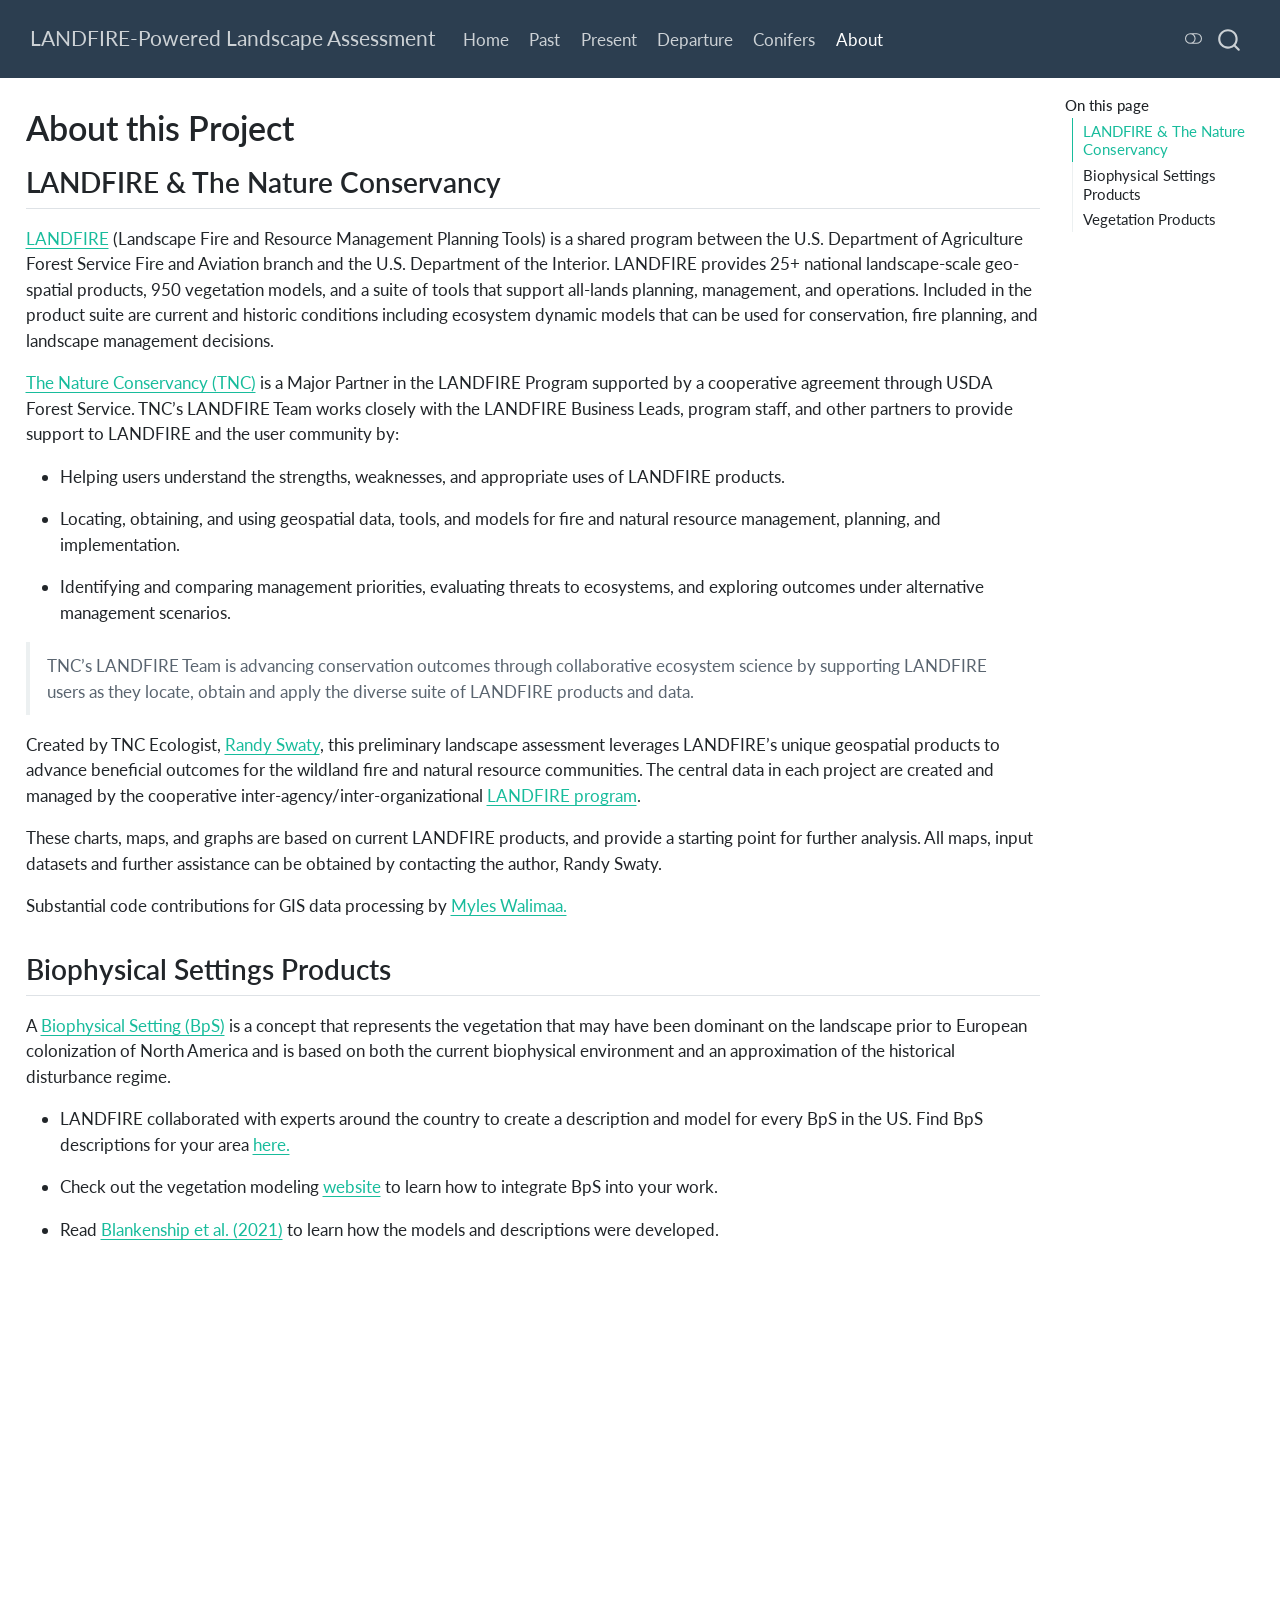
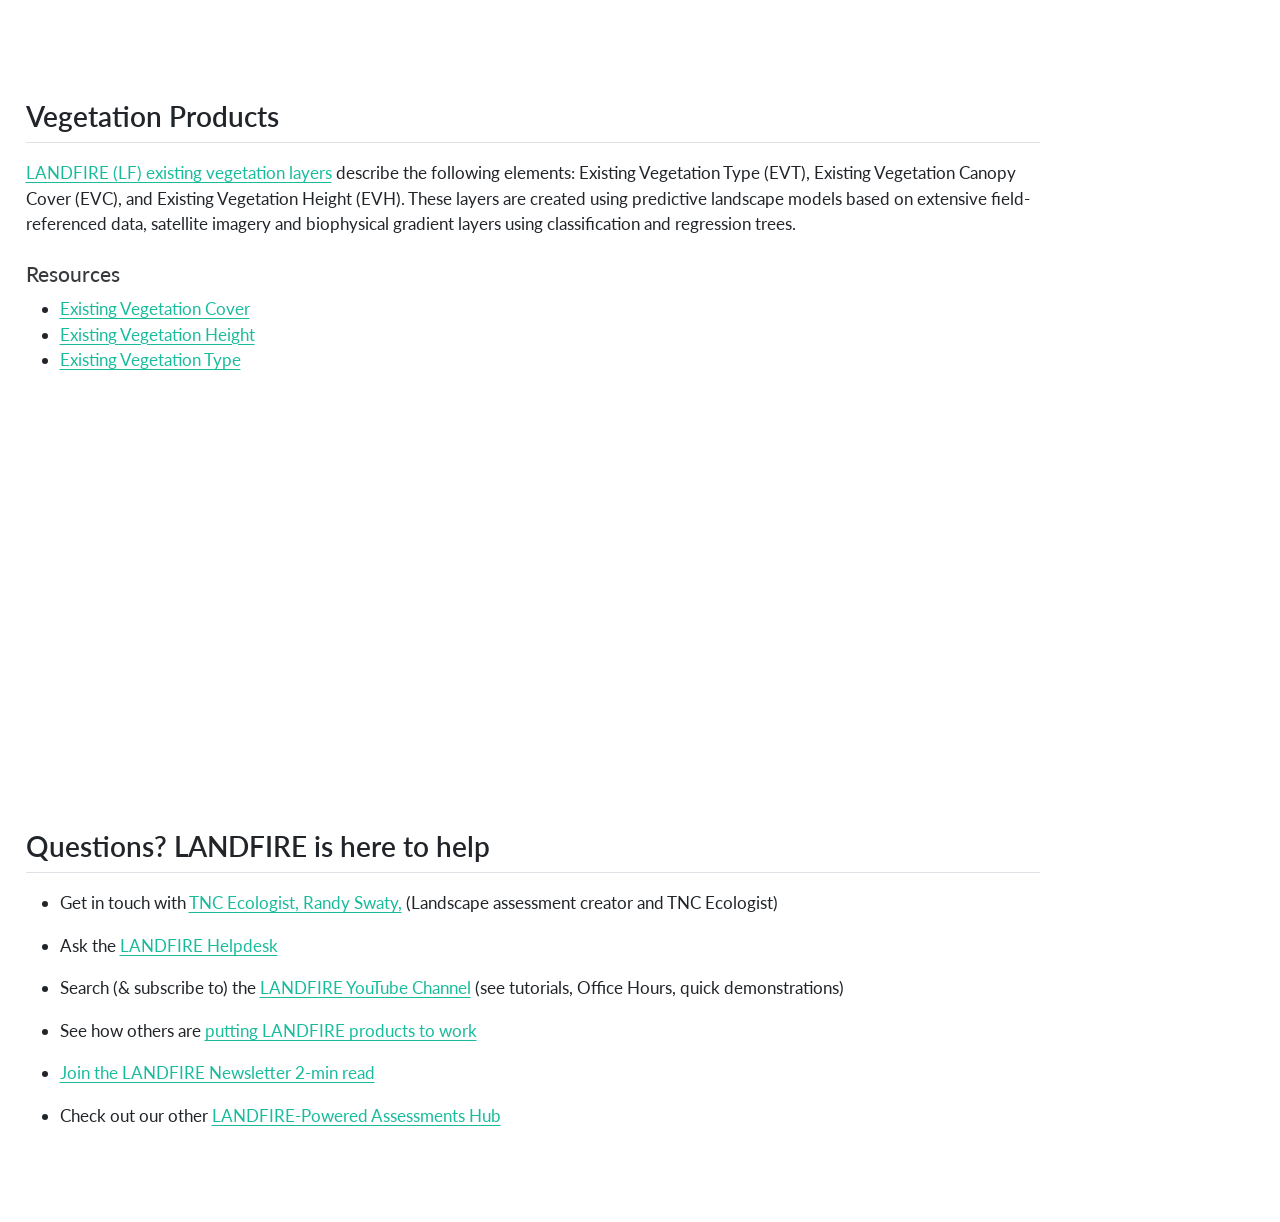
<file: docs/about.html>
<!DOCTYPE html>
<html xmlns="http://www.w3.org/1999/xhtml" lang="en" xml:lang="en"><head>

<meta charset="utf-8">
<meta name="generator" content="quarto-1.6.42">

<meta name="viewport" content="width=device-width, initial-scale=1.0, user-scalable=yes">


<title>About this Project – LANDFIRE-Powered Landscape Assessment</title>
<style>
code{white-space: pre-wrap;}
span.smallcaps{font-variant: small-caps;}
div.columns{display: flex; gap: min(4vw, 1.5em);}
div.column{flex: auto; overflow-x: auto;}
div.hanging-indent{margin-left: 1.5em; text-indent: -1.5em;}
ul.task-list{list-style: none;}
ul.task-list li input[type="checkbox"] {
  width: 0.8em;
  margin: 0 0.8em 0.2em -1em; /* quarto-specific, see https://github.com/quarto-dev/quarto-cli/issues/4556 */ 
  vertical-align: middle;
}
</style>


<script src="site_libs/quarto-nav/quarto-nav.js"></script>
<script src="site_libs/quarto-nav/headroom.min.js"></script>
<script src="site_libs/clipboard/clipboard.min.js"></script>
<script src="site_libs/quarto-search/autocomplete.umd.js"></script>
<script src="site_libs/quarto-search/fuse.min.js"></script>
<script src="site_libs/quarto-search/quarto-search.js"></script>
<meta name="quarto:offset" content="./">
<script src="site_libs/quarto-html/quarto.js"></script>
<script src="site_libs/quarto-html/popper.min.js"></script>
<script src="site_libs/quarto-html/tippy.umd.min.js"></script>
<script src="site_libs/quarto-html/anchor.min.js"></script>
<link href="site_libs/quarto-html/tippy.css" rel="stylesheet">
<link href="site_libs/quarto-html/quarto-syntax-highlighting-2f5df379a58b258e96c21c0638c20c03.css" rel="stylesheet" class="quarto-color-scheme" id="quarto-text-highlighting-styles">
<link href="site_libs/quarto-html/quarto-syntax-highlighting-dark-b53751a350365c71b6c909e95f209ed1.css" rel="prefetch" class="quarto-color-scheme quarto-color-alternate" id="quarto-text-highlighting-styles">
<script src="site_libs/bootstrap/bootstrap.min.js"></script>
<link href="site_libs/bootstrap/bootstrap-icons.css" rel="stylesheet">
<link href="site_libs/bootstrap/bootstrap-a9b64fc52642ab52ff06b24c12edf261.min.css" rel="stylesheet" append-hash="true" class="quarto-color-scheme" id="quarto-bootstrap" data-mode="light">
<link href="site_libs/bootstrap/bootstrap-dark-d46ef3e7ff9cecba4331be71003c7dac.min.css" rel="prefetch" append-hash="true" class="quarto-color-scheme quarto-color-alternate" id="quarto-bootstrap" data-mode="dark">
<script id="quarto-search-options" type="application/json">{
  "location": "navbar",
  "copy-button": false,
  "collapse-after": 3,
  "panel-placement": "end",
  "type": "overlay",
  "limit": 50,
  "keyboard-shortcut": [
    "f",
    "/",
    "s"
  ],
  "show-item-context": false,
  "language": {
    "search-no-results-text": "No results",
    "search-matching-documents-text": "matching documents",
    "search-copy-link-title": "Copy link to search",
    "search-hide-matches-text": "Hide additional matches",
    "search-more-match-text": "more match in this document",
    "search-more-matches-text": "more matches in this document",
    "search-clear-button-title": "Clear",
    "search-text-placeholder": "",
    "search-detached-cancel-button-title": "Cancel",
    "search-submit-button-title": "Submit",
    "search-label": "Search"
  }
}</script>


<link rel="stylesheet" href="styles-darkly.css">
<link rel="stylesheet" href="styles-flatly.css">
</head>

<body class="nav-fixed">

<div id="quarto-search-results"></div>
  <header id="quarto-header" class="headroom fixed-top">
    <nav class="navbar navbar-expand-lg " data-bs-theme="dark">
      <div class="navbar-container container-fluid">
      <div class="navbar-brand-container mx-auto">
    <a class="navbar-brand" href="./index.html">
    <span class="navbar-title">LANDFIRE-Powered Landscape Assessment</span>
    </a>
  </div>
            <div id="quarto-search" class="" title="Search"></div>
          <button class="navbar-toggler" type="button" data-bs-toggle="collapse" data-bs-target="#navbarCollapse" aria-controls="navbarCollapse" role="menu" aria-expanded="false" aria-label="Toggle navigation" onclick="if (window.quartoToggleHeadroom) { window.quartoToggleHeadroom(); }">
  <span class="navbar-toggler-icon"></span>
</button>
          <div class="collapse navbar-collapse" id="navbarCollapse">
            <ul class="navbar-nav navbar-nav-scroll me-auto">
  <li class="nav-item">
    <a class="nav-link" href="./index.html"> 
<span class="menu-text">Home</span></a>
  </li>  
  <li class="nav-item">
    <a class="nav-link" href="./past.html"> 
<span class="menu-text">Past</span></a>
  </li>  
  <li class="nav-item">
    <a class="nav-link" href="./present.html"> 
<span class="menu-text">Present</span></a>
  </li>  
  <li class="nav-item">
    <a class="nav-link" href="./departure.html"> 
<span class="menu-text">Departure</span></a>
  </li>  
  <li class="nav-item">
    <a class="nav-link" href="./conifer.html"> 
<span class="menu-text">Conifers</span></a>
  </li>  
  <li class="nav-item">
    <a class="nav-link active" href="./about.html" aria-current="page"> 
<span class="menu-text">About</span></a>
  </li>  
</ul>
          </div> <!-- /navcollapse -->
            <div class="quarto-navbar-tools">
  <a href="" class="quarto-color-scheme-toggle quarto-navigation-tool  px-1" onclick="window.quartoToggleColorScheme(); return false;" title="Toggle dark mode"><i class="bi"></i></a>
</div>
      </div> <!-- /container-fluid -->
    </nav>
</header>
<!-- content -->
<div id="quarto-content" class="quarto-container page-columns page-rows-contents page-layout-full page-navbar">
<!-- sidebar -->
<!-- margin-sidebar -->
    <div id="quarto-margin-sidebar" class="sidebar margin-sidebar">
        <nav id="TOC" role="doc-toc" class="toc-active">
    <h2 id="toc-title">On this page</h2>
   
  <ul>
  <li><a href="#landfire-the-nature-conservancy" id="toc-landfire-the-nature-conservancy" class="nav-link active" data-scroll-target="#landfire-the-nature-conservancy">LANDFIRE &amp; The Nature Conservancy</a></li>
  <li><a href="#biophysical-settings-products" id="toc-biophysical-settings-products" class="nav-link" data-scroll-target="#biophysical-settings-products">Biophysical Settings Products</a></li>
  <li><a href="#vegetation-products" id="toc-vegetation-products" class="nav-link" data-scroll-target="#vegetation-products">Vegetation Products</a></li>
  </ul>
</nav>
    </div>
<!-- main -->
<main class="content column-page-left" id="quarto-document-content">

<header id="title-block-header" class="quarto-title-block default">
<div class="quarto-title">
<h1 class="title">About this Project</h1>
</div>



<div class="quarto-title-meta column-page-left">

    
  
    
  </div>
  


</header>


<section id="landfire-the-nature-conservancy" class="level2">
<h2 class="anchored" data-anchor-id="landfire-the-nature-conservancy">LANDFIRE &amp; The Nature Conservancy</h2>
<p><a href="https://landfire.gov" target="blank">LANDFIRE</a> (Landscape Fire and Resource Management Planning Tools) is a shared program between the U.S. Department of Agriculture Forest Service Fire and Aviation branch and the U.S. Department of the Interior. LANDFIRE provides 25+ national landscape-scale geo-spatial products, 950 vegetation models, and a suite of tools that support all-lands planning, management, and operations. Included in the product suite are current and historic conditions including ecosystem dynamic models that can be used for conservation, fire planning, and landscape management decisions.</p>
<p><a href="https://landfire.gov/faqs#heading-45" target="blank">The Nature Conservancy (TNC)</a> is a Major Partner in the LANDFIRE Program supported by a cooperative agreement through USDA Forest Service. TNC’s LANDFIRE Team works closely with the LANDFIRE Business Leads, program staff, and other partners to provide support to LANDFIRE and the user community by:</p>
<ul>
<li><p>Helping users understand the strengths, weaknesses, and appropriate uses of LANDFIRE products.</p></li>
<li><p>Locating, obtaining, and using geospatial data, tools, and models for fire and natural resource management, planning, and implementation.</p></li>
<li><p>Identifying and comparing management priorities, evaluating threats to ecosystems, and exploring outcomes under alternative management scenarios.</p></li>
</ul>
<blockquote class="blockquote">
<p>TNC’s LANDFIRE Team is advancing conservation outcomes through collaborative ecosystem science by supporting LANDFIRE users as they locate, obtain and apply the diverse suite of LANDFIRE products and data.</p>
</blockquote>
<p>Created by TNC Ecologist, <a href="mailto:rswaty@tnc.org">Randy Swaty</a>, this preliminary landscape assessment leverages LANDFIRE’s unique geospatial products to advance beneficial outcomes for the wildland fire and natural resource communities. The central data in each project are created and managed by the cooperative inter-agency/inter-organizational <a href="https://landfire.gov" target="blank">LANDFIRE program</a>.</p>
<p>These charts, maps, and graphs are based on current LANDFIRE products, and provide a starting point for further analysis. All maps, input datasets and further assistance can be obtained by contacting the author, Randy Swaty.</p>
<p>Substantial code contributions for GIS data processing by <a href="https://www.linkedin.com/in/myles-walimaa-35596123b/" target="blank">Myles Walimaa.</a></p>
</section>
<section id="biophysical-settings-products" class="level2">
<h2 class="anchored" data-anchor-id="biophysical-settings-products">Biophysical Settings Products</h2>
<p>A <a href="https://landfire.gov/bps-models.php" target="blank">Biophysical Setting (BpS)</a> is a concept that represents the vegetation that may have been dominant on the landscape prior to European colonization of North America and is based on both the current biophysical environment and an approximation of the historical disturbance regime.</p>
<ul>
<li><p>LANDFIRE collaborated with experts around the country to create a description and model for every BpS in the US. Find BpS descriptions for your area <a href="https://landfirereview.org/search.php" target="blank">here.</a></p></li>
<li><p>Check out the vegetation modeling <a href="https://thenatureconservancy.github.io/landfiremodels/" target="blank">website</a> to learn how to integrate BpS into your work.</p></li>
<li><p>Read <a href="https://esajournals.onlinelibrary.wiley.com/doi/pdf/10.1002/ecs2.3484" target="blank">Blankenship et al.&nbsp;(2021)</a> to learn how the models and descriptions were developed.</p></li>
</ul>
<p><br></p>
<iframe width="560" height="315" src="https://www.youtube.com/embed/xjaWJCe7udQ" title="YouTube video player" frameborder="0" allow="accelerometer; autoplay; clipboard-write; encrypted-media; gyroscope; picture-in-picture; web-share" allowfullscreen="">
</iframe>
<p><br></p>
</section>
<section id="vegetation-products" class="level2">
<h2 class="anchored" data-anchor-id="vegetation-products">Vegetation Products</h2>
<p><a href="https://landfire.gov/vegetation.php" target="blank">LANDFIRE (LF) existing vegetation layers</a> describe the following elements: Existing Vegetation Type (EVT), Existing Vegetation Canopy Cover (EVC), and Existing Vegetation Height (EVH). These layers are created using predictive landscape models based on extensive field-referenced data, satellite imagery and biophysical gradient layers using classification and regression trees.</p>
<section id="resources" class="level4">
<h4 class="anchored">Resources</h4>
<ul>
<li><a href="https://landfire.gov/evc.php" target="blank">Existing Vegetation Cover</a></li>
<li><a href="https://landfire.gov/evh.php" target="blank">Existing Vegetation Height</a></li>
<li><a href="https://landfire.gov/evt.php" target="blank">Existing Vegetation Type</a></li>
</ul>
<p><br></p>
<iframe width="560" height="315" src="https://www.youtube.com/embed/Fzc_zS6EoJE?si=Z4idrvFqgCMK8IJZ" title="YouTube video player" frameborder="0" allow="accelerometer; autoplay; clipboard-write; encrypted-media; gyroscope; picture-in-picture; web-share" allowfullscreen="">
</iframe>
<p><br></p>
<h2 class="anchored" data-anchor-id="resources">
Questions? LANDFIRE is here to help
</h2>
<ul>
<li><p>Get in touch with <a href="mailto:rswaty@tnc.org">TNC Ecologist, Randy Swaty,</a> (Landscape assessment creator and TNC Ecologist)</p></li>
<li><p>Ask the <a href="mailto:helpdesk@landfire.gov">LANDFIRE Helpdesk</a></p></li>
<li><p>Search (&amp; subscribe to) the <a href="https://www.youtube.com/@LANDFIREvideo">LANDFIRE YouTube Channel</a> (see tutorials, Office Hours, quick demonstrations)</p></li>
<li><p>See how others are <a href="https://arcg.is/1jmKm90">putting LANDFIRE products to work</a></p></li>
<li><p><a href="http://eepurl.com/cajG91">Join the LANDFIRE Newsletter 2-min read</a></p></li>
<li><p>Check out our other <a href="https://landfire-tnc.github.io/Assessments/">LANDFIRE-Powered Assessments Hub</a></p></li>
</ul>


</section>
</section>

</main> <!-- /main -->
<script id="quarto-html-after-body" type="application/javascript">
window.document.addEventListener("DOMContentLoaded", function (event) {
  const toggleBodyColorMode = (bsSheetEl) => {
    const mode = bsSheetEl.getAttribute("data-mode");
    const bodyEl = window.document.querySelector("body");
    if (mode === "dark") {
      bodyEl.classList.add("quarto-dark");
      bodyEl.classList.remove("quarto-light");
    } else {
      bodyEl.classList.add("quarto-light");
      bodyEl.classList.remove("quarto-dark");
    }
  }
  const toggleBodyColorPrimary = () => {
    const bsSheetEl = window.document.querySelector("link#quarto-bootstrap");
    if (bsSheetEl) {
      toggleBodyColorMode(bsSheetEl);
    }
  }
  toggleBodyColorPrimary();  
  const disableStylesheet = (stylesheets) => {
    for (let i=0; i < stylesheets.length; i++) {
      const stylesheet = stylesheets[i];
      stylesheet.rel = 'prefetch';
    }
  }
  const enableStylesheet = (stylesheets) => {
    for (let i=0; i < stylesheets.length; i++) {
      const stylesheet = stylesheets[i];
      stylesheet.rel = 'stylesheet';
    }
  }
  const manageTransitions = (selector, allowTransitions) => {
    const els = window.document.querySelectorAll(selector);
    for (let i=0; i < els.length; i++) {
      const el = els[i];
      if (allowTransitions) {
        el.classList.remove('notransition');
      } else {
        el.classList.add('notransition');
      }
    }
  }
  const toggleGiscusIfUsed = (isAlternate, darkModeDefault) => {
    const baseTheme = document.querySelector('#giscus-base-theme')?.value ?? 'light';
    const alternateTheme = document.querySelector('#giscus-alt-theme')?.value ?? 'dark';
    let newTheme = '';
    if(darkModeDefault) {
      newTheme = isAlternate ? baseTheme : alternateTheme;
    } else {
      newTheme = isAlternate ? alternateTheme : baseTheme;
    }
    const changeGiscusTheme = () => {
      // From: https://github.com/giscus/giscus/issues/336
      const sendMessage = (message) => {
        const iframe = document.querySelector('iframe.giscus-frame');
        if (!iframe) return;
        iframe.contentWindow.postMessage({ giscus: message }, 'https://giscus.app');
      }
      sendMessage({
        setConfig: {
          theme: newTheme
        }
      });
    }
    const isGiscussLoaded = window.document.querySelector('iframe.giscus-frame') !== null;
    if (isGiscussLoaded) {
      changeGiscusTheme();
    }
  }
  const toggleColorMode = (alternate) => {
    // Switch the stylesheets
    const alternateStylesheets = window.document.querySelectorAll('link.quarto-color-scheme.quarto-color-alternate');
    manageTransitions('#quarto-margin-sidebar .nav-link', false);
    if (alternate) {
      enableStylesheet(alternateStylesheets);
      for (const sheetNode of alternateStylesheets) {
        if (sheetNode.id === "quarto-bootstrap") {
          toggleBodyColorMode(sheetNode);
        }
      }
    } else {
      disableStylesheet(alternateStylesheets);
      toggleBodyColorPrimary();
    }
    manageTransitions('#quarto-margin-sidebar .nav-link', true);
    // Switch the toggles
    const toggles = window.document.querySelectorAll('.quarto-color-scheme-toggle');
    for (let i=0; i < toggles.length; i++) {
      const toggle = toggles[i];
      if (toggle) {
        if (alternate) {
          toggle.classList.add("alternate");     
        } else {
          toggle.classList.remove("alternate");
        }
      }
    }
    // Hack to workaround the fact that safari doesn't
    // properly recolor the scrollbar when toggling (#1455)
    if (navigator.userAgent.indexOf('Safari') > 0 && navigator.userAgent.indexOf('Chrome') == -1) {
      manageTransitions("body", false);
      window.scrollTo(0, 1);
      setTimeout(() => {
        window.scrollTo(0, 0);
        manageTransitions("body", true);
      }, 40);  
    }
  }
  const isFileUrl = () => { 
    return window.location.protocol === 'file:';
  }
  const hasAlternateSentinel = () => {  
    let styleSentinel = getColorSchemeSentinel();
    if (styleSentinel !== null) {
      return styleSentinel === "alternate";
    } else {
      return false;
    }
  }
  const setStyleSentinel = (alternate) => {
    const value = alternate ? "alternate" : "default";
    if (!isFileUrl()) {
      window.localStorage.setItem("quarto-color-scheme", value);
    } else {
      localAlternateSentinel = value;
    }
  }
  const getColorSchemeSentinel = () => {
    if (!isFileUrl()) {
      const storageValue = window.localStorage.getItem("quarto-color-scheme");
      return storageValue != null ? storageValue : localAlternateSentinel;
    } else {
      return localAlternateSentinel;
    }
  }
  const darkModeDefault = false;
  let localAlternateSentinel = darkModeDefault ? 'alternate' : 'default';
  // Dark / light mode switch
  window.quartoToggleColorScheme = () => {
    // Read the current dark / light value 
    let toAlternate = !hasAlternateSentinel();
    toggleColorMode(toAlternate);
    setStyleSentinel(toAlternate);
    toggleGiscusIfUsed(toAlternate, darkModeDefault);
  };
  // Ensure there is a toggle, if there isn't float one in the top right
  if (window.document.querySelector('.quarto-color-scheme-toggle') === null) {
    const a = window.document.createElement('a');
    a.classList.add('top-right');
    a.classList.add('quarto-color-scheme-toggle');
    a.href = "";
    a.onclick = function() { try { window.quartoToggleColorScheme(); } catch {} return false; };
    const i = window.document.createElement("i");
    i.classList.add('bi');
    a.appendChild(i);
    window.document.body.appendChild(a);
  }
  // Switch to dark mode if need be
  if (hasAlternateSentinel()) {
    toggleColorMode(true);
  } else {
    toggleColorMode(false);
  }
  const icon = "";
  const anchorJS = new window.AnchorJS();
  anchorJS.options = {
    placement: 'right',
    icon: icon
  };
  anchorJS.add('.anchored');
  const isCodeAnnotation = (el) => {
    for (const clz of el.classList) {
      if (clz.startsWith('code-annotation-')) {                     
        return true;
      }
    }
    return false;
  }
  const onCopySuccess = function(e) {
    // button target
    const button = e.trigger;
    // don't keep focus
    button.blur();
    // flash "checked"
    button.classList.add('code-copy-button-checked');
    var currentTitle = button.getAttribute("title");
    button.setAttribute("title", "Copied!");
    let tooltip;
    if (window.bootstrap) {
      button.setAttribute("data-bs-toggle", "tooltip");
      button.setAttribute("data-bs-placement", "left");
      button.setAttribute("data-bs-title", "Copied!");
      tooltip = new bootstrap.Tooltip(button, 
        { trigger: "manual", 
          customClass: "code-copy-button-tooltip",
          offset: [0, -8]});
      tooltip.show();    
    }
    setTimeout(function() {
      if (tooltip) {
        tooltip.hide();
        button.removeAttribute("data-bs-title");
        button.removeAttribute("data-bs-toggle");
        button.removeAttribute("data-bs-placement");
      }
      button.setAttribute("title", currentTitle);
      button.classList.remove('code-copy-button-checked');
    }, 1000);
    // clear code selection
    e.clearSelection();
  }
  const getTextToCopy = function(trigger) {
      const codeEl = trigger.previousElementSibling.cloneNode(true);
      for (const childEl of codeEl.children) {
        if (isCodeAnnotation(childEl)) {
          childEl.remove();
        }
      }
      return codeEl.innerText;
  }
  const clipboard = new window.ClipboardJS('.code-copy-button:not([data-in-quarto-modal])', {
    text: getTextToCopy
  });
  clipboard.on('success', onCopySuccess);
  if (window.document.getElementById('quarto-embedded-source-code-modal')) {
    const clipboardModal = new window.ClipboardJS('.code-copy-button[data-in-quarto-modal]', {
      text: getTextToCopy,
      container: window.document.getElementById('quarto-embedded-source-code-modal')
    });
    clipboardModal.on('success', onCopySuccess);
  }
    var localhostRegex = new RegExp(/^(?:http|https):\/\/localhost\:?[0-9]*\//);
    var mailtoRegex = new RegExp(/^mailto:/);
      var filterRegex = new RegExp('/' + window.location.host + '/');
    var isInternal = (href) => {
        return filterRegex.test(href) || localhostRegex.test(href) || mailtoRegex.test(href);
    }
    // Inspect non-navigation links and adorn them if external
 	var links = window.document.querySelectorAll('a[href]:not(.nav-link):not(.navbar-brand):not(.toc-action):not(.sidebar-link):not(.sidebar-item-toggle):not(.pagination-link):not(.no-external):not([aria-hidden]):not(.dropdown-item):not(.quarto-navigation-tool):not(.about-link)');
    for (var i=0; i<links.length; i++) {
      const link = links[i];
      if (!isInternal(link.href)) {
        // undo the damage that might have been done by quarto-nav.js in the case of
        // links that we want to consider external
        if (link.dataset.originalHref !== undefined) {
          link.href = link.dataset.originalHref;
        }
      }
    }
  function tippyHover(el, contentFn, onTriggerFn, onUntriggerFn) {
    const config = {
      allowHTML: true,
      maxWidth: 500,
      delay: 100,
      arrow: false,
      appendTo: function(el) {
          return el.parentElement;
      },
      interactive: true,
      interactiveBorder: 10,
      theme: 'quarto',
      placement: 'bottom-start',
    };
    if (contentFn) {
      config.content = contentFn;
    }
    if (onTriggerFn) {
      config.onTrigger = onTriggerFn;
    }
    if (onUntriggerFn) {
      config.onUntrigger = onUntriggerFn;
    }
    window.tippy(el, config); 
  }
  const noterefs = window.document.querySelectorAll('a[role="doc-noteref"]');
  for (var i=0; i<noterefs.length; i++) {
    const ref = noterefs[i];
    tippyHover(ref, function() {
      // use id or data attribute instead here
      let href = ref.getAttribute('data-footnote-href') || ref.getAttribute('href');
      try { href = new URL(href).hash; } catch {}
      const id = href.replace(/^#\/?/, "");
      const note = window.document.getElementById(id);
      if (note) {
        return note.innerHTML;
      } else {
        return "";
      }
    });
  }
  const xrefs = window.document.querySelectorAll('a.quarto-xref');
  const processXRef = (id, note) => {
    // Strip column container classes
    const stripColumnClz = (el) => {
      el.classList.remove("page-full", "page-columns");
      if (el.children) {
        for (const child of el.children) {
          stripColumnClz(child);
        }
      }
    }
    stripColumnClz(note)
    if (id === null || id.startsWith('sec-')) {
      // Special case sections, only their first couple elements
      const container = document.createElement("div");
      if (note.children && note.children.length > 2) {
        container.appendChild(note.children[0].cloneNode(true));
        for (let i = 1; i < note.children.length; i++) {
          const child = note.children[i];
          if (child.tagName === "P" && child.innerText === "") {
            continue;
          } else {
            container.appendChild(child.cloneNode(true));
            break;
          }
        }
        if (window.Quarto?.typesetMath) {
          window.Quarto.typesetMath(container);
        }
        return container.innerHTML
      } else {
        if (window.Quarto?.typesetMath) {
          window.Quarto.typesetMath(note);
        }
        return note.innerHTML;
      }
    } else {
      // Remove any anchor links if they are present
      const anchorLink = note.querySelector('a.anchorjs-link');
      if (anchorLink) {
        anchorLink.remove();
      }
      if (window.Quarto?.typesetMath) {
        window.Quarto.typesetMath(note);
      }
      if (note.classList.contains("callout")) {
        return note.outerHTML;
      } else {
        return note.innerHTML;
      }
    }
  }
  for (var i=0; i<xrefs.length; i++) {
    const xref = xrefs[i];
    tippyHover(xref, undefined, function(instance) {
      instance.disable();
      let url = xref.getAttribute('href');
      let hash = undefined; 
      if (url.startsWith('#')) {
        hash = url;
      } else {
        try { hash = new URL(url).hash; } catch {}
      }
      if (hash) {
        const id = hash.replace(/^#\/?/, "");
        const note = window.document.getElementById(id);
        if (note !== null) {
          try {
            const html = processXRef(id, note.cloneNode(true));
            instance.setContent(html);
          } finally {
            instance.enable();
            instance.show();
          }
        } else {
          // See if we can fetch this
          fetch(url.split('#')[0])
          .then(res => res.text())
          .then(html => {
            const parser = new DOMParser();
            const htmlDoc = parser.parseFromString(html, "text/html");
            const note = htmlDoc.getElementById(id);
            if (note !== null) {
              const html = processXRef(id, note);
              instance.setContent(html);
            } 
          }).finally(() => {
            instance.enable();
            instance.show();
          });
        }
      } else {
        // See if we can fetch a full url (with no hash to target)
        // This is a special case and we should probably do some content thinning / targeting
        fetch(url)
        .then(res => res.text())
        .then(html => {
          const parser = new DOMParser();
          const htmlDoc = parser.parseFromString(html, "text/html");
          const note = htmlDoc.querySelector('main.content');
          if (note !== null) {
            // This should only happen for chapter cross references
            // (since there is no id in the URL)
            // remove the first header
            if (note.children.length > 0 && note.children[0].tagName === "HEADER") {
              note.children[0].remove();
            }
            const html = processXRef(null, note);
            instance.setContent(html);
          } 
        }).finally(() => {
          instance.enable();
          instance.show();
        });
      }
    }, function(instance) {
    });
  }
      let selectedAnnoteEl;
      const selectorForAnnotation = ( cell, annotation) => {
        let cellAttr = 'data-code-cell="' + cell + '"';
        let lineAttr = 'data-code-annotation="' +  annotation + '"';
        const selector = 'span[' + cellAttr + '][' + lineAttr + ']';
        return selector;
      }
      const selectCodeLines = (annoteEl) => {
        const doc = window.document;
        const targetCell = annoteEl.getAttribute("data-target-cell");
        const targetAnnotation = annoteEl.getAttribute("data-target-annotation");
        const annoteSpan = window.document.querySelector(selectorForAnnotation(targetCell, targetAnnotation));
        const lines = annoteSpan.getAttribute("data-code-lines").split(",");
        const lineIds = lines.map((line) => {
          return targetCell + "-" + line;
        })
        let top = null;
        let height = null;
        let parent = null;
        if (lineIds.length > 0) {
            //compute the position of the single el (top and bottom and make a div)
            const el = window.document.getElementById(lineIds[0]);
            top = el.offsetTop;
            height = el.offsetHeight;
            parent = el.parentElement.parentElement;
          if (lineIds.length > 1) {
            const lastEl = window.document.getElementById(lineIds[lineIds.length - 1]);
            const bottom = lastEl.offsetTop + lastEl.offsetHeight;
            height = bottom - top;
          }
          if (top !== null && height !== null && parent !== null) {
            // cook up a div (if necessary) and position it 
            let div = window.document.getElementById("code-annotation-line-highlight");
            if (div === null) {
              div = window.document.createElement("div");
              div.setAttribute("id", "code-annotation-line-highlight");
              div.style.position = 'absolute';
              parent.appendChild(div);
            }
            div.style.top = top - 2 + "px";
            div.style.height = height + 4 + "px";
            div.style.left = 0;
            let gutterDiv = window.document.getElementById("code-annotation-line-highlight-gutter");
            if (gutterDiv === null) {
              gutterDiv = window.document.createElement("div");
              gutterDiv.setAttribute("id", "code-annotation-line-highlight-gutter");
              gutterDiv.style.position = 'absolute';
              const codeCell = window.document.getElementById(targetCell);
              const gutter = codeCell.querySelector('.code-annotation-gutter');
              gutter.appendChild(gutterDiv);
            }
            gutterDiv.style.top = top - 2 + "px";
            gutterDiv.style.height = height + 4 + "px";
          }
          selectedAnnoteEl = annoteEl;
        }
      };
      const unselectCodeLines = () => {
        const elementsIds = ["code-annotation-line-highlight", "code-annotation-line-highlight-gutter"];
        elementsIds.forEach((elId) => {
          const div = window.document.getElementById(elId);
          if (div) {
            div.remove();
          }
        });
        selectedAnnoteEl = undefined;
      };
        // Handle positioning of the toggle
    window.addEventListener(
      "resize",
      throttle(() => {
        elRect = undefined;
        if (selectedAnnoteEl) {
          selectCodeLines(selectedAnnoteEl);
        }
      }, 10)
    );
    function throttle(fn, ms) {
    let throttle = false;
    let timer;
      return (...args) => {
        if(!throttle) { // first call gets through
            fn.apply(this, args);
            throttle = true;
        } else { // all the others get throttled
            if(timer) clearTimeout(timer); // cancel #2
            timer = setTimeout(() => {
              fn.apply(this, args);
              timer = throttle = false;
            }, ms);
        }
      };
    }
      // Attach click handler to the DT
      const annoteDls = window.document.querySelectorAll('dt[data-target-cell]');
      for (const annoteDlNode of annoteDls) {
        annoteDlNode.addEventListener('click', (event) => {
          const clickedEl = event.target;
          if (clickedEl !== selectedAnnoteEl) {
            unselectCodeLines();
            const activeEl = window.document.querySelector('dt[data-target-cell].code-annotation-active');
            if (activeEl) {
              activeEl.classList.remove('code-annotation-active');
            }
            selectCodeLines(clickedEl);
            clickedEl.classList.add('code-annotation-active');
          } else {
            // Unselect the line
            unselectCodeLines();
            clickedEl.classList.remove('code-annotation-active');
          }
        });
      }
  const findCites = (el) => {
    const parentEl = el.parentElement;
    if (parentEl) {
      const cites = parentEl.dataset.cites;
      if (cites) {
        return {
          el,
          cites: cites.split(' ')
        };
      } else {
        return findCites(el.parentElement)
      }
    } else {
      return undefined;
    }
  };
  var bibliorefs = window.document.querySelectorAll('a[role="doc-biblioref"]');
  for (var i=0; i<bibliorefs.length; i++) {
    const ref = bibliorefs[i];
    const citeInfo = findCites(ref);
    if (citeInfo) {
      tippyHover(citeInfo.el, function() {
        var popup = window.document.createElement('div');
        citeInfo.cites.forEach(function(cite) {
          var citeDiv = window.document.createElement('div');
          citeDiv.classList.add('hanging-indent');
          citeDiv.classList.add('csl-entry');
          var biblioDiv = window.document.getElementById('ref-' + cite);
          if (biblioDiv) {
            citeDiv.innerHTML = biblioDiv.innerHTML;
          }
          popup.appendChild(citeDiv);
        });
        return popup.innerHTML;
      });
    }
  }
});
</script>
</div> <!-- /content -->




</body></html>
</file>
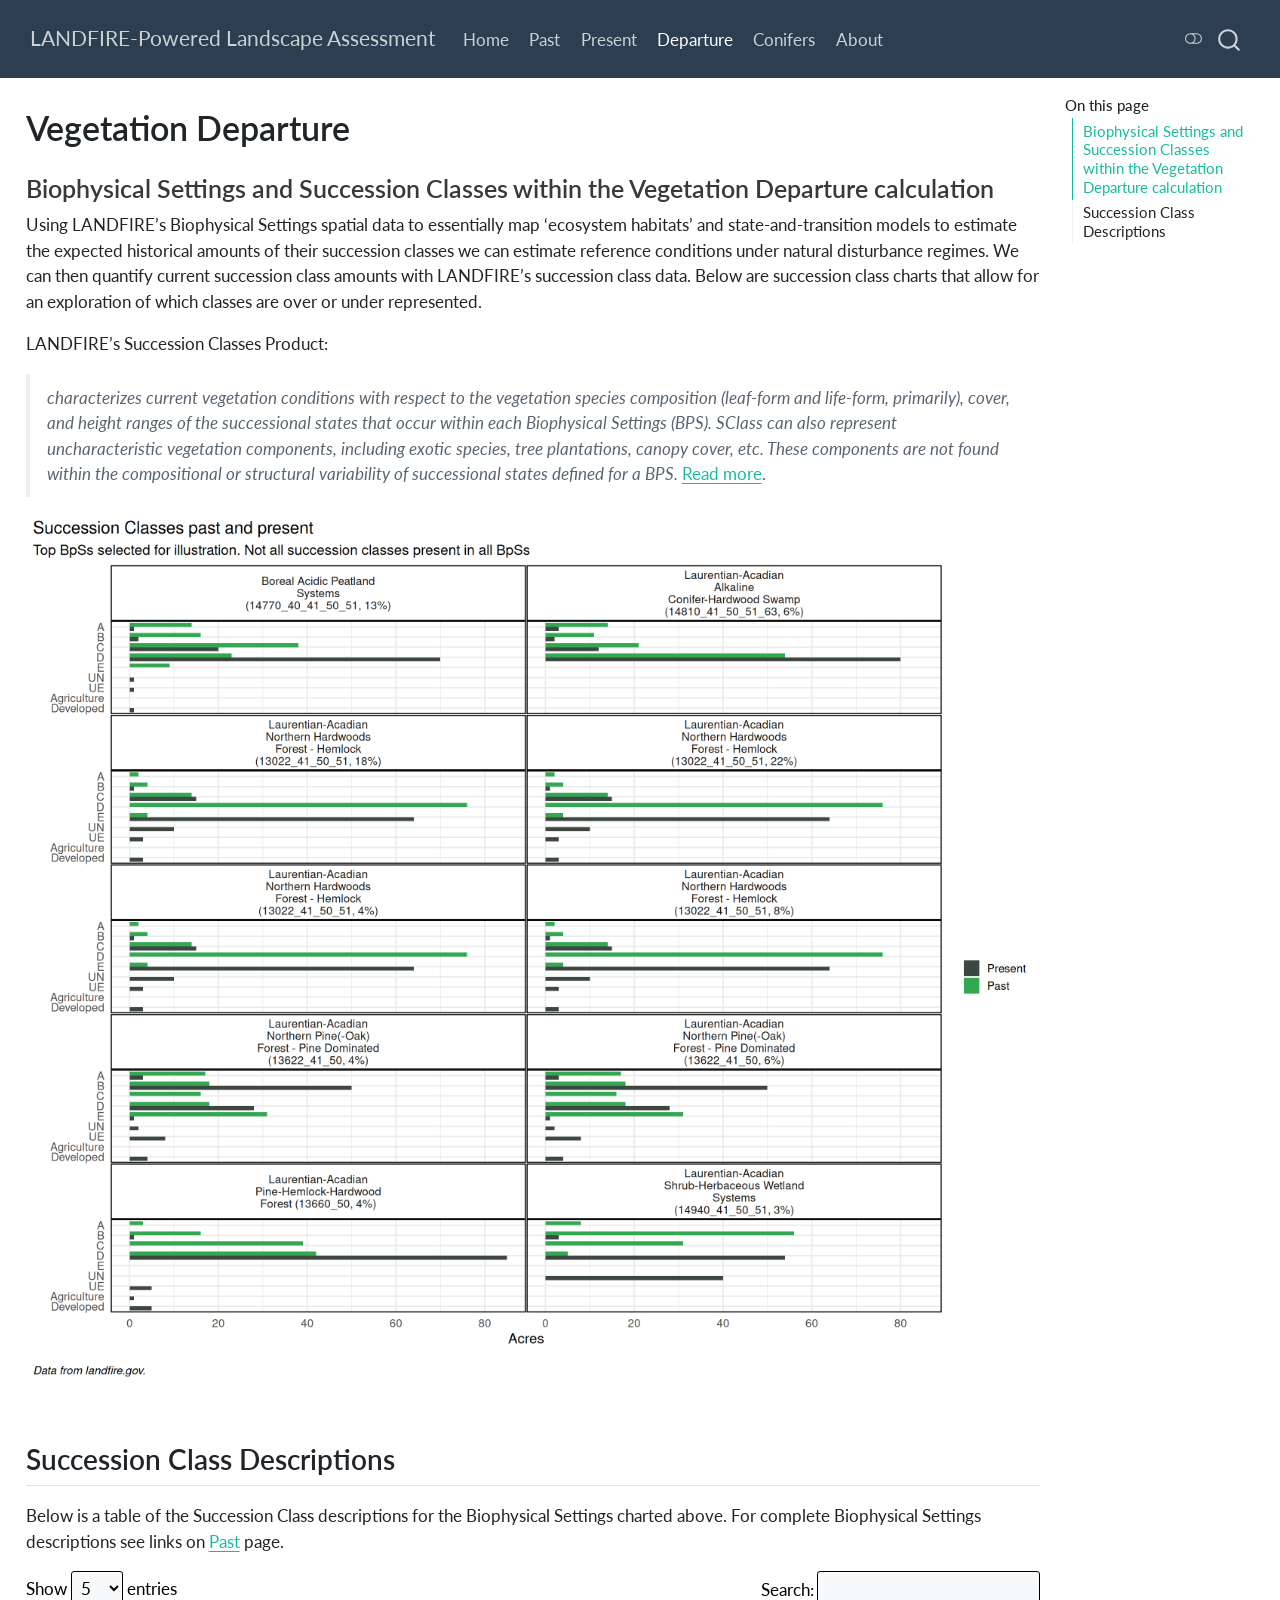
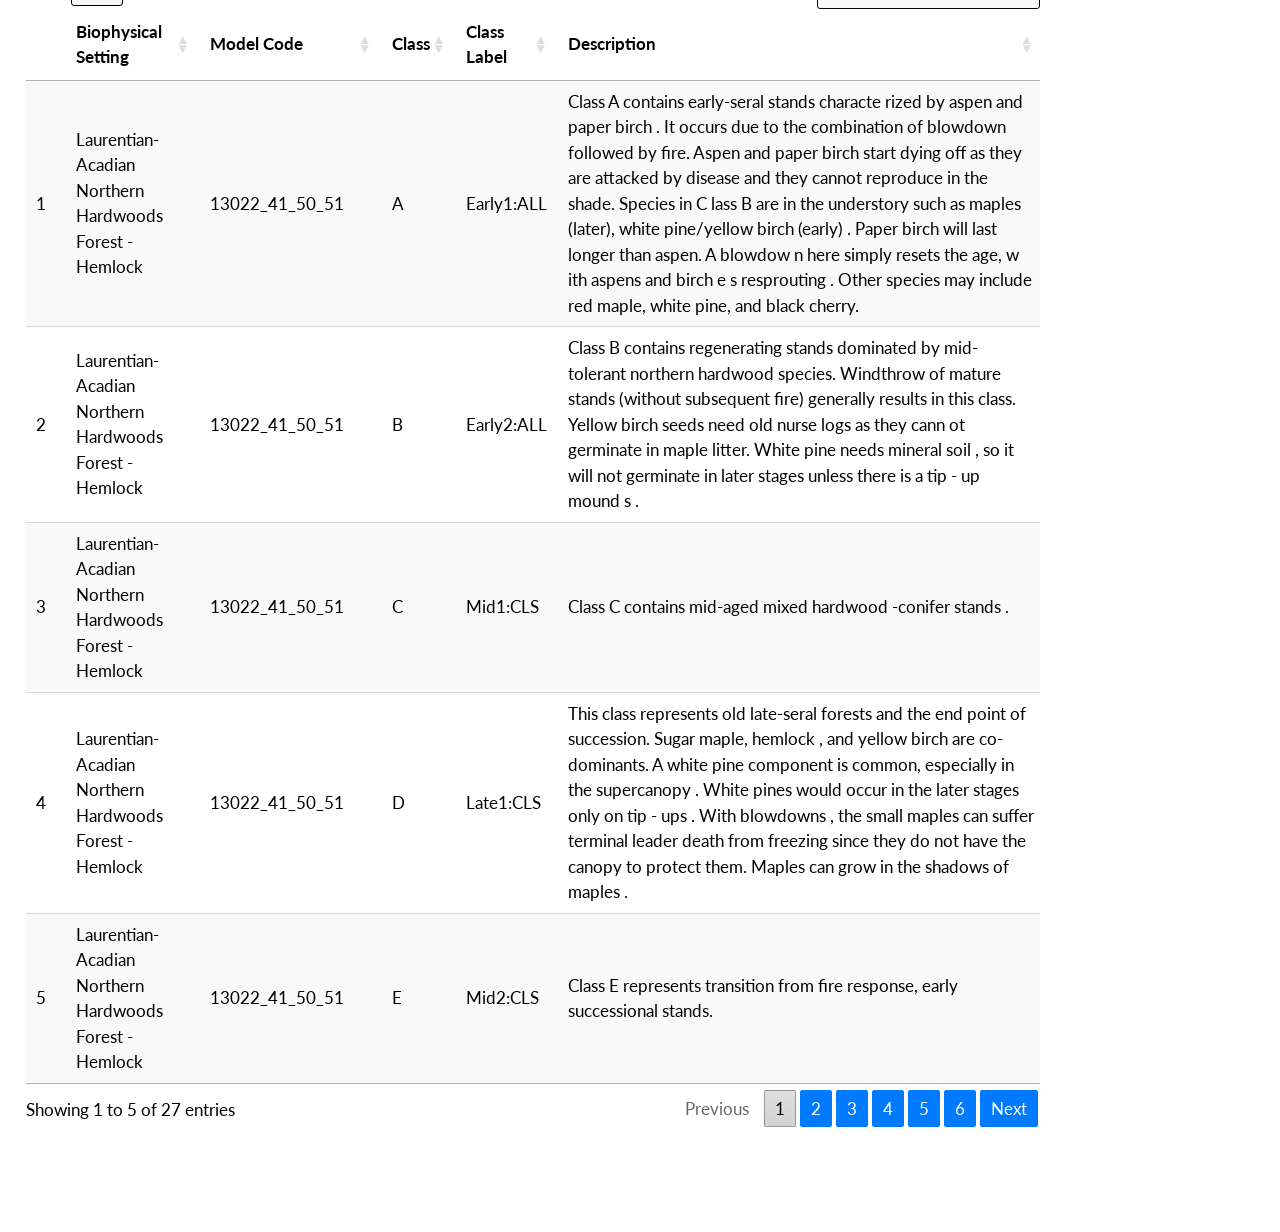
<file: docs/departure.html>
<!DOCTYPE html>
<html xmlns="http://www.w3.org/1999/xhtml" lang="en" xml:lang="en"><head>

<meta charset="utf-8">
<meta name="generator" content="quarto-1.6.42">

<meta name="viewport" content="width=device-width, initial-scale=1.0, user-scalable=yes">


<title>Vegetation Departure – LANDFIRE-Powered Landscape Assessment</title>
<style>
code{white-space: pre-wrap;}
span.smallcaps{font-variant: small-caps;}
div.columns{display: flex; gap: min(4vw, 1.5em);}
div.column{flex: auto; overflow-x: auto;}
div.hanging-indent{margin-left: 1.5em; text-indent: -1.5em;}
ul.task-list{list-style: none;}
ul.task-list li input[type="checkbox"] {
  width: 0.8em;
  margin: 0 0.8em 0.2em -1em; /* quarto-specific, see https://github.com/quarto-dev/quarto-cli/issues/4556 */ 
  vertical-align: middle;
}
</style>


<script src="site_libs/quarto-nav/quarto-nav.js"></script>
<script src="site_libs/quarto-nav/headroom.min.js"></script>
<script src="site_libs/clipboard/clipboard.min.js"></script>
<script src="site_libs/quarto-search/autocomplete.umd.js"></script>
<script src="site_libs/quarto-search/fuse.min.js"></script>
<script src="site_libs/quarto-search/quarto-search.js"></script>
<meta name="quarto:offset" content="./">
<script src="site_libs/quarto-html/quarto.js"></script>
<script src="site_libs/quarto-html/popper.min.js"></script>
<script src="site_libs/quarto-html/tippy.umd.min.js"></script>
<script src="site_libs/quarto-html/anchor.min.js"></script>
<link href="site_libs/quarto-html/tippy.css" rel="stylesheet">
<link href="site_libs/quarto-html/quarto-syntax-highlighting-2f5df379a58b258e96c21c0638c20c03.css" rel="stylesheet" class="quarto-color-scheme" id="quarto-text-highlighting-styles">
<link href="site_libs/quarto-html/quarto-syntax-highlighting-dark-b53751a350365c71b6c909e95f209ed1.css" rel="prefetch" class="quarto-color-scheme quarto-color-alternate" id="quarto-text-highlighting-styles">
<script src="site_libs/bootstrap/bootstrap.min.js"></script>
<link href="site_libs/bootstrap/bootstrap-icons.css" rel="stylesheet">
<link href="site_libs/bootstrap/bootstrap-a9b64fc52642ab52ff06b24c12edf261.min.css" rel="stylesheet" append-hash="true" class="quarto-color-scheme" id="quarto-bootstrap" data-mode="light">
<link href="site_libs/bootstrap/bootstrap-dark-d46ef3e7ff9cecba4331be71003c7dac.min.css" rel="prefetch" append-hash="true" class="quarto-color-scheme quarto-color-alternate" id="quarto-bootstrap" data-mode="dark">
<script id="quarto-search-options" type="application/json">{
  "location": "navbar",
  "copy-button": false,
  "collapse-after": 3,
  "panel-placement": "end",
  "type": "overlay",
  "limit": 50,
  "keyboard-shortcut": [
    "f",
    "/",
    "s"
  ],
  "show-item-context": false,
  "language": {
    "search-no-results-text": "No results",
    "search-matching-documents-text": "matching documents",
    "search-copy-link-title": "Copy link to search",
    "search-hide-matches-text": "Hide additional matches",
    "search-more-match-text": "more match in this document",
    "search-more-matches-text": "more matches in this document",
    "search-clear-button-title": "Clear",
    "search-text-placeholder": "",
    "search-detached-cancel-button-title": "Cancel",
    "search-submit-button-title": "Submit",
    "search-label": "Search"
  }
}</script>
<link href="site_libs/htmltools-fill-0.5.9/fill.css" rel="stylesheet">
<script src="site_libs/htmlwidgets-1.6.4/htmlwidgets.js"></script>
<link href="site_libs/datatables-css-0.0.0/datatables-crosstalk.css" rel="stylesheet">
<script src="site_libs/datatables-binding-0.34.0/datatables.js"></script>
<script src="site_libs/jquery-3.6.0/jquery-3.6.0.min.js"></script>
<link href="site_libs/dt-core-1.13.6/css/jquery.dataTables.min.css" rel="stylesheet">
<link href="site_libs/dt-core-1.13.6/css/jquery.dataTables.extra.css" rel="stylesheet">
<script src="site_libs/dt-core-1.13.6/js/jquery.dataTables.min.js"></script>
<link href="site_libs/crosstalk-1.2.2/css/crosstalk.min.css" rel="stylesheet">
<script src="site_libs/crosstalk-1.2.2/js/crosstalk.min.js"></script>


<link rel="stylesheet" href="styles-darkly.css">
<link rel="stylesheet" href="styles-flatly.css">
</head>

<body class="nav-fixed">

<div id="quarto-search-results"></div>
  <header id="quarto-header" class="headroom fixed-top">
    <nav class="navbar navbar-expand-lg " data-bs-theme="dark">
      <div class="navbar-container container-fluid">
      <div class="navbar-brand-container mx-auto">
    <a class="navbar-brand" href="./index.html">
    <span class="navbar-title">LANDFIRE-Powered Landscape Assessment</span>
    </a>
  </div>
            <div id="quarto-search" class="" title="Search"></div>
          <button class="navbar-toggler" type="button" data-bs-toggle="collapse" data-bs-target="#navbarCollapse" aria-controls="navbarCollapse" role="menu" aria-expanded="false" aria-label="Toggle navigation" onclick="if (window.quartoToggleHeadroom) { window.quartoToggleHeadroom(); }">
  <span class="navbar-toggler-icon"></span>
</button>
          <div class="collapse navbar-collapse" id="navbarCollapse">
            <ul class="navbar-nav navbar-nav-scroll me-auto">
  <li class="nav-item">
    <a class="nav-link" href="./index.html"> 
<span class="menu-text">Home</span></a>
  </li>  
  <li class="nav-item">
    <a class="nav-link" href="./past.html"> 
<span class="menu-text">Past</span></a>
  </li>  
  <li class="nav-item">
    <a class="nav-link" href="./present.html"> 
<span class="menu-text">Present</span></a>
  </li>  
  <li class="nav-item">
    <a class="nav-link active" href="./departure.html" aria-current="page"> 
<span class="menu-text">Departure</span></a>
  </li>  
  <li class="nav-item">
    <a class="nav-link" href="./conifer.html"> 
<span class="menu-text">Conifers</span></a>
  </li>  
  <li class="nav-item">
    <a class="nav-link" href="./about.html"> 
<span class="menu-text">About</span></a>
  </li>  
</ul>
          </div> <!-- /navcollapse -->
            <div class="quarto-navbar-tools">
  <a href="" class="quarto-color-scheme-toggle quarto-navigation-tool  px-1" onclick="window.quartoToggleColorScheme(); return false;" title="Toggle dark mode"><i class="bi"></i></a>
</div>
      </div> <!-- /container-fluid -->
    </nav>
</header>
<!-- content -->
<div id="quarto-content" class="quarto-container page-columns page-rows-contents page-layout-full page-navbar">
<!-- sidebar -->
<!-- margin-sidebar -->
    <div id="quarto-margin-sidebar" class="sidebar margin-sidebar">
        <nav id="TOC" role="doc-toc" class="toc-active">
    <h2 id="toc-title">On this page</h2>
   
  <ul>
  <li><a href="#biophysical-settings-and-succession-classes-within-the-vegetation-departure-calculation" id="toc-biophysical-settings-and-succession-classes-within-the-vegetation-departure-calculation" class="nav-link active" data-scroll-target="#biophysical-settings-and-succession-classes-within-the-vegetation-departure-calculation">Biophysical Settings and Succession Classes within the Vegetation Departure calculation</a></li>
  <li><a href="#succession-class-descriptions" id="toc-succession-class-descriptions" class="nav-link" data-scroll-target="#succession-class-descriptions">Succession Class Descriptions</a></li>
  </ul>
</nav>
    </div>
<!-- main -->
<main class="content column-page-left" id="quarto-document-content">

<header id="title-block-header" class="quarto-title-block default">
<div class="quarto-title">
<h1 class="title">Vegetation Departure</h1>
</div>



<div class="quarto-title-meta column-page-left">

    
  
    
  </div>
  


</header>


<section id="biophysical-settings-and-succession-classes-within-the-vegetation-departure-calculation" class="level3">
<h3 class="anchored" data-anchor-id="biophysical-settings-and-succession-classes-within-the-vegetation-departure-calculation">Biophysical Settings and Succession Classes within the Vegetation Departure calculation</h3>
<p>Using LANDFIRE’s Biophysical Settings spatial data to essentially map ‘ecosystem habitats’ and state-and-transition models to estimate the expected historical amounts of their succession classes we can estimate reference conditions under natural disturbance regimes. We can then quantify current succession class amounts with LANDFIRE’s succession class data. Below are succession class charts that allow for an exploration of which classes are over or under represented.</p>
<p>LANDFIRE’s Succession Classes Product:</p>
<blockquote class="blockquote">
<p><em>characterizes current vegetation conditions with respect to the vegetation species composition (leaf-form and life-form, primarily), cover, and height ranges of the successional states that occur within each Biophysical Settings (BPS). SClass can also represent uncharacteristic vegetation components, including exotic species, tree plantations, canopy cover, etc. These components are not found within the compositional or structural variability of successional states defined for a BPS.</em> <a href="https://www.landfire.gov/vegetation/sclass" target="blank">Read more</a>.</p>
</blockquote>
<div class="cell">
<div class="cell-output-display">
<div>
<figure class="figure">
<p><img src="departure_files/figure-html/sclass chart-1.png" class="img-fluid figure-img" style="width:100.0%"></p>
</figure>
</div>
</div>
</div>
</section>
<section id="succession-class-descriptions" class="level2">
<h2 class="anchored" data-anchor-id="succession-class-descriptions">Succession Class Descriptions</h2>
<p>Below is a table of the Succession Class descriptions for the Biophysical Settings charted above. For complete Biophysical Settings descriptions see links on <a href="./past.html" target="blank">Past</a> page.</p>
<div class="cell">
<div class="cell-output-display">
<div class="datatables html-widget html-fill-item" id="htmlwidget-de11e8f4e2ffcb725a6e" style="width:100%;height:auto;"></div>
<script type="application/json" data-for="htmlwidget-de11e8f4e2ffcb725a6e">{"x":{"filter":"none","vertical":false,"data":[["1","2","3","4","5","6","7","8","9","10","11","12","13","14","15","16","17","18","19","20","21","22","23","24","25","26","27"],["Laurentian-Acadian Northern Hardwoods Forest - Hemlock","Laurentian-Acadian Northern Hardwoods Forest - Hemlock","Laurentian-Acadian Northern Hardwoods Forest - Hemlock","Laurentian-Acadian Northern Hardwoods Forest - Hemlock","Laurentian-Acadian Northern Hardwoods Forest - Hemlock","Laurentian-Acadian Northern Pine(-Oak) Forest - Pine Dominated","Laurentian-Acadian Northern Pine(-Oak) Forest - Pine Dominated","Laurentian-Acadian Northern Pine(-Oak) Forest - Pine Dominated","Laurentian-Acadian Northern Pine(-Oak) Forest - Pine Dominated","Laurentian-Acadian Northern Pine(-Oak) Forest - Pine Dominated","Laurentian-Acadian Pine-Hemlock-Hardwood Forest","Laurentian-Acadian Pine-Hemlock-Hardwood Forest","Laurentian-Acadian Pine-Hemlock-Hardwood Forest","Laurentian-Acadian Pine-Hemlock-Hardwood Forest","Boreal Acidic Peatland Systems","Boreal Acidic Peatland Systems","Boreal Acidic Peatland Systems","Boreal Acidic Peatland Systems","Boreal Acidic Peatland Systems","Laurentian-Acadian Alkaline Conifer-Hardwood Swamp","Laurentian-Acadian Alkaline Conifer-Hardwood Swamp","Laurentian-Acadian Alkaline Conifer-Hardwood Swamp","Laurentian-Acadian Alkaline Conifer-Hardwood Swamp","Laurentian-Acadian Shrub-Herbaceous Wetland Systems","Laurentian-Acadian Shrub-Herbaceous Wetland Systems","Laurentian-Acadian Shrub-Herbaceous Wetland Systems","Laurentian-Acadian Shrub-Herbaceous Wetland Systems"],["13022_41_50_51","13022_41_50_51","13022_41_50_51","13022_41_50_51","13022_41_50_51","13622_41_50","13622_41_50","13622_41_50","13622_41_50","13622_41_50","13660_50","13660_50","13660_50","13660_50","14770_40_41_50_51","14770_40_41_50_51","14770_40_41_50_51","14770_40_41_50_51","14770_40_41_50_51","14810_41_50_51_63","14810_41_50_51_63","14810_41_50_51_63","14810_41_50_51_63","14940_41_50_51","14940_41_50_51","14940_41_50_51","14940_41_50_51"],["A","B","C","D","E","A","B","C","D","E","A","B","C","D","A","B","C","D","E","A","B","C","D","A","B","C","D"],["Early1:ALL","Early2:ALL","Mid1:CLS","Late1:CLS","Mid2:CLS","Early1:ALL","Mid1:CLS","Mid2:CLS","Late1:CLS","Late2:CLS","Early1:ALL","Early2:CLS","Mid1:CLS","Late1:CLS","Early1:ALL","Mid1:OPN","Late1:CLS","Late2:ALL","Late3:OPN","Early1:ALL","Early2:CLS","Mid1:CLS","Late1:CLS","Early1:OPN","Late1:OPN","Late2:CLS","Late3:CLS"],["Class A contains early-seral stands characte rized by aspen and paper birch . It occurs due to the combination of blowdown followed by fire. Aspen and paper birch start dying off as they are attacked by disease and they cannot reproduce in the shade. Species in C lass B are in the understory such as maples (later), white pine/yellow birch (early) . Paper birch will last longer than aspen. A blowdow n here simply resets the age, w ith aspens and birch e s resprouting . Other species may include red maple, white pine, and black cherry.","Class B contains regenerating stands dominated by mid-tolerant northern hardwood species. Windthrow of mature stands (without subsequent fire) generally results in this class. Yellow birch seeds need old nurse logs as they cann ot germinate in maple litter. White pine needs mineral soil , so it will not germinate in later stages unless there is a tip - up mound s .","Class C contains mid-aged mixed hardwood -conifer stands .","This class represents old late-seral forests and the end point of succession. Sugar maple, hemlock , and yellow birch are co-dominants. A white pine component is common, especially in the supercanopy . White pines would occur in the later stages only on tip - ups . With blowdowns , the small maples can suffer terminal leader death from freezing since they do not have the canopy to protect them.  Maples can grow in the shadows of maples .","Class E represents transition from fire response, early successional stands.","This class is a regeneration phase following a stand - replacing fire or wind disturbance. A nearby seed source is assumed , which regenerates the site to red/white pine. It consists mainly of red pine, white pine, jack pine, paper birch, aspen , and red maple. It is typically dominated by red and white pine with lesser amounts of other species.","This stage also includes scattered paper birch, jack pine, balsam fir, red maple , and occasionally oak. In this stage , red and white pine dominate and overtop the hardwoods and fir. Black and white spruce become more common.","Without fire , balsam fir increases in density , as do birch and maple , and form a sporadic midstory. What aspen was present initially begins to drop out due to windthrow. Red and white pine continue to dominant the upper canopy.","Some overstory pines begin to succumb to windthrow . The understory of balsam fir and/or shrubs and hardwoods becomes quite dense. Openings in the canopy are filled with balsam, spruce , and birch. Northern white cedar establishes on some sites.","Many overstory pines succumb to windthrow. Windthrow, modeled with a probability of occurring every 1 , 000yrs, could maintain the system in this class or take it to C lass B or A depending on advanced regeneration. Remaining trees are super - canopy trees. Gaps are filled with birch, balsam, cedar, spruce, maple , and brush. Site will soon be replaced by these species.","Openings.","Post - replacement regeneration with early seral species. Balsam fir could occasionally become established during this class  but would have been primarily limited to the understory and midstory strata.","Stands consist of red pine and young white pine, generally , and the box is aged 81-300yrs.","Stands consist of mature and old - growth white pine. Over time, and in fireâ€™s absence, associated large hemlock may develop.","Wet meadow/shrub carr are open wetlands dominated by dense cover of broad-leaved graminoids or tall shrubs. Present on mineral to sapric peat soils in basins or along streams. Moss cover is often less than five percent, but can range to &gt;75%. Brown mosses are usually dominant, but sphagnum can be dominant on some sites. Characteristic species include Calamagrostis canadensis, Carex  lacustris , Carex  stricta , Lysimachia  thyrsiflora , Spiraea alba, Alnus  incana , American elm and black ash. Sphagnum covers can quickly invade the wet meadow/shrub carr when water levels stabilize. The chemistry of these sites can be quickly converted by sphagnum to poor fen conditions before characteristic wet meadow species have been replaced by plants of poor fens. The process of succession of wet meadow/shrub carr to poor fen can be reversed by return of higher or more variable water level. Upper Layer Lifeform is not the dominant lifeform. The shrub/herb/moss lifeform may be dominant. Canopy closure is 0%. Min height is 0m, max height is 1.1m. The shrub lifeform may also be dominant. Canopy closure min is 50%, max 100%. Min height is 0.6m, max height is 3.1m.","Poor fens are open sphagnum peatlands with variable development of hummocks and hollows. Dominated either by fined-leaved sedges or low shrubs. Present in small basins, on floating mats near lakes and ponds, and in large peatlands on glacial lake plains. Species diversity is low, but minerotrophic species such as Betula pumila , Carex  lasiocarpa , Menyanthes trifoliate, Potentilla  palustris and Salix pedicellaris help distinguish poor fens from bogs. Poor fens occur in peatlands where the peat surface is nearly isolated from mineral-rich runoff and is becoming increasingly acidic (pH is 4.2-5.5). Poor fens can develop through the acidification of wet meadows. This can occur in basins and on floating mats where invasion and accumulation of Sphagnum elevates the surface peat, isolating plant roots from underlying minerotrophic water. Upper Layer Lifeform is not the dominant lifeform. The herb/moss lifeform or the shrub lifeform are the dominant lifeform. Moss cover is nearly always 100%. Herbs are abundant, with graminoids often being the dominant vegetation. Low shrubs are the dominant species on many sites and can have &gt;50% cover.","Poor conifer swamps are conifer-dominated peatlands with sparse canopy of stunted trees. Understory is depauperate and dominated by ericaceous shrubs, fine-leaved graminoids, and low hummocks of Sphagnum moss. Tree canopy cover is usually 25-50%. Surface water pH is usually &gt;4.1. Species diversity is low, but minerotrophic indicators are typical. Sphagnum species form nearly continuous carpets consisting of low hummocks and extensive lawns; other characteristic species include Smilacina  trifolia , Sarracenia  purpurea , Carex  trisperma , Eriophorum  vaginatum , Ledum  groenlandicum , Chamaedaphne  calyculata , Alnus  incana , black spruce and tamarack. In general, poor conifer swamps develop in peatlands where the peat surface is becoming isolated from mineral-rich groundwater because of buildup of peat and invasion by sphagnum. They may also develop from poor fens where the formation of sphagnum hummocks creates sufficiently aerated condition for the establishment and growth of black spruce and tamarack. Catastrophic fires in poor conifer swamps are not common. An analysis of the Public Land Survey (PLS) records in MN indicates that the historic rotation for catastrophic fires was about 570yrs. Moderate surface fires and light windthrow were somewhat more common disturbances in poor conifer swamps, occurring about every 90yrs. There is little direct evidence that windthrow has a significant impact on poor conifer swamps. The PLS records in MN suggest the historic rotation of catastrophic windthrow was about 500yrs.","Muskegs are black spruce dominated peatlands on deep peat. Canopy is often sparse (25-75% cover), with stunted trees. Understory is dominated by ericaceous shrubs and fine-leaved graminoids on high sphagnum hummocks. Minerotrophic indicator species are absent or present only as single individuals or single clones. A carpet of sphagnum is usually present, although Pleurozium  schreberi is often very abundant and forms large mats covering drier mounds in shaded sites. Other characteristic species include Carex  trisperma , Eriophorum  vaginatum , Ledum  groendlandicum and black spruce. Muskegs occur where buildup of peat causes the peat surface to become isolated from mineral-rich runoff or subsurface flow so that all mineral inputs come from precipitation. Although fires can occur in muskegs, they are not very common. An analysis of the Public Land Survey (PLS) records in MN indicates that the historic rotation of catastrophic fires was in excess of 1000yrs. These fires can result in conversion of a muskeg to an open bog community; if sufficient nutrients are released into surface waters by burning of peat and vegetation, the bog may be converted to a poor fen. Surface fires appear to have been more common, occurring about every 120yrs. There is little direct evidence that windthrow has a significant impact on muskegs. The PLS records in MN suggest the historic rotation of catastrophic windthrow was about 700yrs.","Open bogs are sphagnum-dominated peatlands with microtoppgraphy ranging from deep hollows and low sphagnum carpets to well-developed high hummocks. Present in large patterned peatlands and in small basins in nutrient-poor outwash plains and in areas of non-calcareous till deposits in scoured bedrock terrain. Surface water pH is &lt;4.2 and Minerotrophic indicator species are absent. Sphagnum cover is about 90%, other mosses 10%; other characteristic species include Carex  oligosperma , Eriophorum  vaginatum , Sarracenia  purpurea , Chamaedaphne  calyculata , Kalmia polifolia , Vaccinium oxycoccos , Andromeda glaucophylla and Ledum  groenlandicum . Open bogs develop where the peat surface becomes elevated, isolating it from mineral-rich runoff or groundwater. The saturated conditions and rapid accumulation of sphagnum peat prevent or inhibit establishment and growth of black spruce and tamarack. Open bog can originate from transformation of muskeg after a wind or fire event that eliminated tree canopy. Loss of the tree canopy results in reduced evapotranspiration and increasingly water-logged conditions, causing a shift toward greater presence of carpet forming sphagnum species and the development of wet hollows. Ericaceous shrubs and other xerophytic bog species are the predominant vegetation on the remaining hummocks. Dominant lifeform is the herb/moss lifeform.","Early successional stand following flooding or stand-replacing fire (rare). Shrubs increase dominance over time, although open grass- and sedge-dominated wet meadow may be dominant at first , particularly in areas in which existing shrubs were flood-killed. Open to dense thicket dominated by tag alder and winterberry, potentially associated with willows, nannyberry and mountain holly. Early successional trees establish (particularly tamarack and black ash) in the absence of additional disturbance; northern white-cedar and/or white pine may establish from seed following catastrophic fire. This stage results from major disturbance, including stand-replacement fire, flooding, or windthrow. Catastrophic windthrow is possible. Replacement fire frequency likely varied across the region and depending on the nature of the upland matrix in any given area (fire-dependent vs. fire-intolerant). Alder-dominated thickets are sometimes relatively stable and long-persistent, but the concept used for this BpS is of a site that, due to edaphic factors, favors the development of forested wetland in the absence of major disturbance(s).  In reality, a variety of early successional communities can result from major disturbance of conifer or conifer-hardwood dom inated alkaline lowland forest.","Scattered tree canopy develops from hardwood and conifer seedlings that establish under shrubs. Typical species include black ash, tamarack, northern white-cedar, and balsam fir. General appearance is of a shrub-dominated system with an open tree canopy, grading into forested wetland at the end of this period. Catastrophic windthrow is possible. Replacement fire frequency likely varied across the region and depending on the nature of the upland matrix in any given area (fire-dependent vs. fire-intolerant).","Mid-aged stands dominated by cedar with some black spruce, balsam fir, and tamarack; may include red maple; some shrub layer. Scattered successional species (e.g., quaking aspen, paper birch) present in the canopy, but declining as stands age. This stage matures in the absence of major disturbance(s). Catastrophic windthrow is possible. Replacement fire frequency likely varied across the region and depending on the nature of the upland matrix in any given area (fire-dependent vs. fire-intolerant).","Mature, multi-seral stands typically dominated by northern white-cedar, with black spruce and balsam fir usually important. Other canopy species may include tamarack (but this typically in open microsites and peripherally), white pine, hemlock, and a variety of hardwoods, the latter in low numbers except where favored due to hydrology (streambanks, frequently flooded areas) or substrate (thin organic or mineral soils). Canopy cover may be lower in areas associated with active groundwater discharge or peat deposition (these grade into open rich fen). This stage is maintained by frequent windthrow of single trees or small to large patches of trees. Catastrophic windthrow is also possible. Replacement fire frequency likely varied across the region and depending on the nature of the upland matrix in any given area (fire-dependent vs. fire-intolerant).","This class represents a beaver meadow with emergent marsh vegetation. This is an early seral stage with open water and emergent vege t ation such as Sagittaria  latifolia , Pontedaria  cordata , Nuphar  variegata , Carex  stricta , and Typha  latifolia . Absence of flooding can be caused by periodic drought or local extirpation of beaver due to trapping or predation by wolves.","This class represents sedge-dominated northern wet meadow (northern sedge meadow) and northern fen (boreal rich fen), which is dominated by Carex  stricta or Carex  lasiocarpa and other sedges along with bluejoint grass ( Calamagrostis canadensis ), and other grasses, rushes, and forbs. Frequent replacement fires and seasonal flooding help to maintain open conditions and structural and species diversity.","N orthern shrub thicket, a type dominated by tag alder ( Alnus  incana ). Other shrubs such as bog birch ( Betula pumila ), Michigan holly ( Ilix  veticillata ), and meadow sweet ( Spirea alba ). The ground layer of shrub- carr is typically diverse with a mix of wet meadow and forested wetland vegetation. Many of the sedges formerly abundant continue to be present but in a relatively suppressed condition due to the lower lig ht levels under the cover of ald er and other shrubs. In the absence of beaver flooding, trees become established and the community succeeds to swamp forest.","This class represents swamp forest, which is typically dominated by conifers, especially northern white-cedar ( Thuja  occidentalis ). However, hardwoods or a mix of both hardwoods and conifers may be dominant including tamarack ( Larix  laricina ), white pine ( Pinus strobus ), black ash ( Fraxinus  nigra ), American elm ( Ulmus  americana ), red maple ( Acer rubrum ) and yellow birch ( Betula allegheniensis )."]],"container":"<table class=\"display\">\n  <thead>\n    <tr>\n      <th> <\/th>\n      <th>Biophysical Setting<\/th>\n      <th>Model Code<\/th>\n      <th>Class<\/th>\n      <th>Class Label<\/th>\n      <th>Description<\/th>\n    <\/tr>\n  <\/thead>\n<\/table>","options":{"columnDefs":[{"targets":3,"render":"function(data, type, row, meta) {\n      return type === 'display' && data.length > 50 ? \n        '<span title=\"' + data + '\">' + data.substr(0, 50) + '...<\/span>' : data;\n    }"},{"orderable":false,"targets":0},{"name":" ","targets":0},{"name":"Biophysical Setting","targets":1},{"name":"Model Code","targets":2},{"name":"Class","targets":3},{"name":"Class Label","targets":4},{"name":"Description","targets":5}],"autoWidth":true,"lengthMenu":[[5,10,-1],["5","10","All"]],"order":[],"orderClasses":false}},"evals":["options.columnDefs.0.render"],"jsHooks":[]}</script>
</div>
</div>


</section>

</main> <!-- /main -->
<script id="quarto-html-after-body" type="application/javascript">
window.document.addEventListener("DOMContentLoaded", function (event) {
  const toggleBodyColorMode = (bsSheetEl) => {
    const mode = bsSheetEl.getAttribute("data-mode");
    const bodyEl = window.document.querySelector("body");
    if (mode === "dark") {
      bodyEl.classList.add("quarto-dark");
      bodyEl.classList.remove("quarto-light");
    } else {
      bodyEl.classList.add("quarto-light");
      bodyEl.classList.remove("quarto-dark");
    }
  }
  const toggleBodyColorPrimary = () => {
    const bsSheetEl = window.document.querySelector("link#quarto-bootstrap");
    if (bsSheetEl) {
      toggleBodyColorMode(bsSheetEl);
    }
  }
  toggleBodyColorPrimary();  
  const disableStylesheet = (stylesheets) => {
    for (let i=0; i < stylesheets.length; i++) {
      const stylesheet = stylesheets[i];
      stylesheet.rel = 'prefetch';
    }
  }
  const enableStylesheet = (stylesheets) => {
    for (let i=0; i < stylesheets.length; i++) {
      const stylesheet = stylesheets[i];
      stylesheet.rel = 'stylesheet';
    }
  }
  const manageTransitions = (selector, allowTransitions) => {
    const els = window.document.querySelectorAll(selector);
    for (let i=0; i < els.length; i++) {
      const el = els[i];
      if (allowTransitions) {
        el.classList.remove('notransition');
      } else {
        el.classList.add('notransition');
      }
    }
  }
  const toggleGiscusIfUsed = (isAlternate, darkModeDefault) => {
    const baseTheme = document.querySelector('#giscus-base-theme')?.value ?? 'light';
    const alternateTheme = document.querySelector('#giscus-alt-theme')?.value ?? 'dark';
    let newTheme = '';
    if(darkModeDefault) {
      newTheme = isAlternate ? baseTheme : alternateTheme;
    } else {
      newTheme = isAlternate ? alternateTheme : baseTheme;
    }
    const changeGiscusTheme = () => {
      // From: https://github.com/giscus/giscus/issues/336
      const sendMessage = (message) => {
        const iframe = document.querySelector('iframe.giscus-frame');
        if (!iframe) return;
        iframe.contentWindow.postMessage({ giscus: message }, 'https://giscus.app');
      }
      sendMessage({
        setConfig: {
          theme: newTheme
        }
      });
    }
    const isGiscussLoaded = window.document.querySelector('iframe.giscus-frame') !== null;
    if (isGiscussLoaded) {
      changeGiscusTheme();
    }
  }
  const toggleColorMode = (alternate) => {
    // Switch the stylesheets
    const alternateStylesheets = window.document.querySelectorAll('link.quarto-color-scheme.quarto-color-alternate');
    manageTransitions('#quarto-margin-sidebar .nav-link', false);
    if (alternate) {
      enableStylesheet(alternateStylesheets);
      for (const sheetNode of alternateStylesheets) {
        if (sheetNode.id === "quarto-bootstrap") {
          toggleBodyColorMode(sheetNode);
        }
      }
    } else {
      disableStylesheet(alternateStylesheets);
      toggleBodyColorPrimary();
    }
    manageTransitions('#quarto-margin-sidebar .nav-link', true);
    // Switch the toggles
    const toggles = window.document.querySelectorAll('.quarto-color-scheme-toggle');
    for (let i=0; i < toggles.length; i++) {
      const toggle = toggles[i];
      if (toggle) {
        if (alternate) {
          toggle.classList.add("alternate");     
        } else {
          toggle.classList.remove("alternate");
        }
      }
    }
    // Hack to workaround the fact that safari doesn't
    // properly recolor the scrollbar when toggling (#1455)
    if (navigator.userAgent.indexOf('Safari') > 0 && navigator.userAgent.indexOf('Chrome') == -1) {
      manageTransitions("body", false);
      window.scrollTo(0, 1);
      setTimeout(() => {
        window.scrollTo(0, 0);
        manageTransitions("body", true);
      }, 40);  
    }
  }
  const isFileUrl = () => { 
    return window.location.protocol === 'file:';
  }
  const hasAlternateSentinel = () => {  
    let styleSentinel = getColorSchemeSentinel();
    if (styleSentinel !== null) {
      return styleSentinel === "alternate";
    } else {
      return false;
    }
  }
  const setStyleSentinel = (alternate) => {
    const value = alternate ? "alternate" : "default";
    if (!isFileUrl()) {
      window.localStorage.setItem("quarto-color-scheme", value);
    } else {
      localAlternateSentinel = value;
    }
  }
  const getColorSchemeSentinel = () => {
    if (!isFileUrl()) {
      const storageValue = window.localStorage.getItem("quarto-color-scheme");
      return storageValue != null ? storageValue : localAlternateSentinel;
    } else {
      return localAlternateSentinel;
    }
  }
  const darkModeDefault = false;
  let localAlternateSentinel = darkModeDefault ? 'alternate' : 'default';
  // Dark / light mode switch
  window.quartoToggleColorScheme = () => {
    // Read the current dark / light value 
    let toAlternate = !hasAlternateSentinel();
    toggleColorMode(toAlternate);
    setStyleSentinel(toAlternate);
    toggleGiscusIfUsed(toAlternate, darkModeDefault);
  };
  // Ensure there is a toggle, if there isn't float one in the top right
  if (window.document.querySelector('.quarto-color-scheme-toggle') === null) {
    const a = window.document.createElement('a');
    a.classList.add('top-right');
    a.classList.add('quarto-color-scheme-toggle');
    a.href = "";
    a.onclick = function() { try { window.quartoToggleColorScheme(); } catch {} return false; };
    const i = window.document.createElement("i");
    i.classList.add('bi');
    a.appendChild(i);
    window.document.body.appendChild(a);
  }
  // Switch to dark mode if need be
  if (hasAlternateSentinel()) {
    toggleColorMode(true);
  } else {
    toggleColorMode(false);
  }
  const icon = "";
  const anchorJS = new window.AnchorJS();
  anchorJS.options = {
    placement: 'right',
    icon: icon
  };
  anchorJS.add('.anchored');
  const isCodeAnnotation = (el) => {
    for (const clz of el.classList) {
      if (clz.startsWith('code-annotation-')) {                     
        return true;
      }
    }
    return false;
  }
  const onCopySuccess = function(e) {
    // button target
    const button = e.trigger;
    // don't keep focus
    button.blur();
    // flash "checked"
    button.classList.add('code-copy-button-checked');
    var currentTitle = button.getAttribute("title");
    button.setAttribute("title", "Copied!");
    let tooltip;
    if (window.bootstrap) {
      button.setAttribute("data-bs-toggle", "tooltip");
      button.setAttribute("data-bs-placement", "left");
      button.setAttribute("data-bs-title", "Copied!");
      tooltip = new bootstrap.Tooltip(button, 
        { trigger: "manual", 
          customClass: "code-copy-button-tooltip",
          offset: [0, -8]});
      tooltip.show();    
    }
    setTimeout(function() {
      if (tooltip) {
        tooltip.hide();
        button.removeAttribute("data-bs-title");
        button.removeAttribute("data-bs-toggle");
        button.removeAttribute("data-bs-placement");
      }
      button.setAttribute("title", currentTitle);
      button.classList.remove('code-copy-button-checked');
    }, 1000);
    // clear code selection
    e.clearSelection();
  }
  const getTextToCopy = function(trigger) {
      const codeEl = trigger.previousElementSibling.cloneNode(true);
      for (const childEl of codeEl.children) {
        if (isCodeAnnotation(childEl)) {
          childEl.remove();
        }
      }
      return codeEl.innerText;
  }
  const clipboard = new window.ClipboardJS('.code-copy-button:not([data-in-quarto-modal])', {
    text: getTextToCopy
  });
  clipboard.on('success', onCopySuccess);
  if (window.document.getElementById('quarto-embedded-source-code-modal')) {
    const clipboardModal = new window.ClipboardJS('.code-copy-button[data-in-quarto-modal]', {
      text: getTextToCopy,
      container: window.document.getElementById('quarto-embedded-source-code-modal')
    });
    clipboardModal.on('success', onCopySuccess);
  }
    var localhostRegex = new RegExp(/^(?:http|https):\/\/localhost\:?[0-9]*\//);
    var mailtoRegex = new RegExp(/^mailto:/);
      var filterRegex = new RegExp('/' + window.location.host + '/');
    var isInternal = (href) => {
        return filterRegex.test(href) || localhostRegex.test(href) || mailtoRegex.test(href);
    }
    // Inspect non-navigation links and adorn them if external
 	var links = window.document.querySelectorAll('a[href]:not(.nav-link):not(.navbar-brand):not(.toc-action):not(.sidebar-link):not(.sidebar-item-toggle):not(.pagination-link):not(.no-external):not([aria-hidden]):not(.dropdown-item):not(.quarto-navigation-tool):not(.about-link)');
    for (var i=0; i<links.length; i++) {
      const link = links[i];
      if (!isInternal(link.href)) {
        // undo the damage that might have been done by quarto-nav.js in the case of
        // links that we want to consider external
        if (link.dataset.originalHref !== undefined) {
          link.href = link.dataset.originalHref;
        }
      }
    }
  function tippyHover(el, contentFn, onTriggerFn, onUntriggerFn) {
    const config = {
      allowHTML: true,
      maxWidth: 500,
      delay: 100,
      arrow: false,
      appendTo: function(el) {
          return el.parentElement;
      },
      interactive: true,
      interactiveBorder: 10,
      theme: 'quarto',
      placement: 'bottom-start',
    };
    if (contentFn) {
      config.content = contentFn;
    }
    if (onTriggerFn) {
      config.onTrigger = onTriggerFn;
    }
    if (onUntriggerFn) {
      config.onUntrigger = onUntriggerFn;
    }
    window.tippy(el, config); 
  }
  const noterefs = window.document.querySelectorAll('a[role="doc-noteref"]');
  for (var i=0; i<noterefs.length; i++) {
    const ref = noterefs[i];
    tippyHover(ref, function() {
      // use id or data attribute instead here
      let href = ref.getAttribute('data-footnote-href') || ref.getAttribute('href');
      try { href = new URL(href).hash; } catch {}
      const id = href.replace(/^#\/?/, "");
      const note = window.document.getElementById(id);
      if (note) {
        return note.innerHTML;
      } else {
        return "";
      }
    });
  }
  const xrefs = window.document.querySelectorAll('a.quarto-xref');
  const processXRef = (id, note) => {
    // Strip column container classes
    const stripColumnClz = (el) => {
      el.classList.remove("page-full", "page-columns");
      if (el.children) {
        for (const child of el.children) {
          stripColumnClz(child);
        }
      }
    }
    stripColumnClz(note)
    if (id === null || id.startsWith('sec-')) {
      // Special case sections, only their first couple elements
      const container = document.createElement("div");
      if (note.children && note.children.length > 2) {
        container.appendChild(note.children[0].cloneNode(true));
        for (let i = 1; i < note.children.length; i++) {
          const child = note.children[i];
          if (child.tagName === "P" && child.innerText === "") {
            continue;
          } else {
            container.appendChild(child.cloneNode(true));
            break;
          }
        }
        if (window.Quarto?.typesetMath) {
          window.Quarto.typesetMath(container);
        }
        return container.innerHTML
      } else {
        if (window.Quarto?.typesetMath) {
          window.Quarto.typesetMath(note);
        }
        return note.innerHTML;
      }
    } else {
      // Remove any anchor links if they are present
      const anchorLink = note.querySelector('a.anchorjs-link');
      if (anchorLink) {
        anchorLink.remove();
      }
      if (window.Quarto?.typesetMath) {
        window.Quarto.typesetMath(note);
      }
      if (note.classList.contains("callout")) {
        return note.outerHTML;
      } else {
        return note.innerHTML;
      }
    }
  }
  for (var i=0; i<xrefs.length; i++) {
    const xref = xrefs[i];
    tippyHover(xref, undefined, function(instance) {
      instance.disable();
      let url = xref.getAttribute('href');
      let hash = undefined; 
      if (url.startsWith('#')) {
        hash = url;
      } else {
        try { hash = new URL(url).hash; } catch {}
      }
      if (hash) {
        const id = hash.replace(/^#\/?/, "");
        const note = window.document.getElementById(id);
        if (note !== null) {
          try {
            const html = processXRef(id, note.cloneNode(true));
            instance.setContent(html);
          } finally {
            instance.enable();
            instance.show();
          }
        } else {
          // See if we can fetch this
          fetch(url.split('#')[0])
          .then(res => res.text())
          .then(html => {
            const parser = new DOMParser();
            const htmlDoc = parser.parseFromString(html, "text/html");
            const note = htmlDoc.getElementById(id);
            if (note !== null) {
              const html = processXRef(id, note);
              instance.setContent(html);
            } 
          }).finally(() => {
            instance.enable();
            instance.show();
          });
        }
      } else {
        // See if we can fetch a full url (with no hash to target)
        // This is a special case and we should probably do some content thinning / targeting
        fetch(url)
        .then(res => res.text())
        .then(html => {
          const parser = new DOMParser();
          const htmlDoc = parser.parseFromString(html, "text/html");
          const note = htmlDoc.querySelector('main.content');
          if (note !== null) {
            // This should only happen for chapter cross references
            // (since there is no id in the URL)
            // remove the first header
            if (note.children.length > 0 && note.children[0].tagName === "HEADER") {
              note.children[0].remove();
            }
            const html = processXRef(null, note);
            instance.setContent(html);
          } 
        }).finally(() => {
          instance.enable();
          instance.show();
        });
      }
    }, function(instance) {
    });
  }
      let selectedAnnoteEl;
      const selectorForAnnotation = ( cell, annotation) => {
        let cellAttr = 'data-code-cell="' + cell + '"';
        let lineAttr = 'data-code-annotation="' +  annotation + '"';
        const selector = 'span[' + cellAttr + '][' + lineAttr + ']';
        return selector;
      }
      const selectCodeLines = (annoteEl) => {
        const doc = window.document;
        const targetCell = annoteEl.getAttribute("data-target-cell");
        const targetAnnotation = annoteEl.getAttribute("data-target-annotation");
        const annoteSpan = window.document.querySelector(selectorForAnnotation(targetCell, targetAnnotation));
        const lines = annoteSpan.getAttribute("data-code-lines").split(",");
        const lineIds = lines.map((line) => {
          return targetCell + "-" + line;
        })
        let top = null;
        let height = null;
        let parent = null;
        if (lineIds.length > 0) {
            //compute the position of the single el (top and bottom and make a div)
            const el = window.document.getElementById(lineIds[0]);
            top = el.offsetTop;
            height = el.offsetHeight;
            parent = el.parentElement.parentElement;
          if (lineIds.length > 1) {
            const lastEl = window.document.getElementById(lineIds[lineIds.length - 1]);
            const bottom = lastEl.offsetTop + lastEl.offsetHeight;
            height = bottom - top;
          }
          if (top !== null && height !== null && parent !== null) {
            // cook up a div (if necessary) and position it 
            let div = window.document.getElementById("code-annotation-line-highlight");
            if (div === null) {
              div = window.document.createElement("div");
              div.setAttribute("id", "code-annotation-line-highlight");
              div.style.position = 'absolute';
              parent.appendChild(div);
            }
            div.style.top = top - 2 + "px";
            div.style.height = height + 4 + "px";
            div.style.left = 0;
            let gutterDiv = window.document.getElementById("code-annotation-line-highlight-gutter");
            if (gutterDiv === null) {
              gutterDiv = window.document.createElement("div");
              gutterDiv.setAttribute("id", "code-annotation-line-highlight-gutter");
              gutterDiv.style.position = 'absolute';
              const codeCell = window.document.getElementById(targetCell);
              const gutter = codeCell.querySelector('.code-annotation-gutter');
              gutter.appendChild(gutterDiv);
            }
            gutterDiv.style.top = top - 2 + "px";
            gutterDiv.style.height = height + 4 + "px";
          }
          selectedAnnoteEl = annoteEl;
        }
      };
      const unselectCodeLines = () => {
        const elementsIds = ["code-annotation-line-highlight", "code-annotation-line-highlight-gutter"];
        elementsIds.forEach((elId) => {
          const div = window.document.getElementById(elId);
          if (div) {
            div.remove();
          }
        });
        selectedAnnoteEl = undefined;
      };
        // Handle positioning of the toggle
    window.addEventListener(
      "resize",
      throttle(() => {
        elRect = undefined;
        if (selectedAnnoteEl) {
          selectCodeLines(selectedAnnoteEl);
        }
      }, 10)
    );
    function throttle(fn, ms) {
    let throttle = false;
    let timer;
      return (...args) => {
        if(!throttle) { // first call gets through
            fn.apply(this, args);
            throttle = true;
        } else { // all the others get throttled
            if(timer) clearTimeout(timer); // cancel #2
            timer = setTimeout(() => {
              fn.apply(this, args);
              timer = throttle = false;
            }, ms);
        }
      };
    }
      // Attach click handler to the DT
      const annoteDls = window.document.querySelectorAll('dt[data-target-cell]');
      for (const annoteDlNode of annoteDls) {
        annoteDlNode.addEventListener('click', (event) => {
          const clickedEl = event.target;
          if (clickedEl !== selectedAnnoteEl) {
            unselectCodeLines();
            const activeEl = window.document.querySelector('dt[data-target-cell].code-annotation-active');
            if (activeEl) {
              activeEl.classList.remove('code-annotation-active');
            }
            selectCodeLines(clickedEl);
            clickedEl.classList.add('code-annotation-active');
          } else {
            // Unselect the line
            unselectCodeLines();
            clickedEl.classList.remove('code-annotation-active');
          }
        });
      }
  const findCites = (el) => {
    const parentEl = el.parentElement;
    if (parentEl) {
      const cites = parentEl.dataset.cites;
      if (cites) {
        return {
          el,
          cites: cites.split(' ')
        };
      } else {
        return findCites(el.parentElement)
      }
    } else {
      return undefined;
    }
  };
  var bibliorefs = window.document.querySelectorAll('a[role="doc-biblioref"]');
  for (var i=0; i<bibliorefs.length; i++) {
    const ref = bibliorefs[i];
    const citeInfo = findCites(ref);
    if (citeInfo) {
      tippyHover(citeInfo.el, function() {
        var popup = window.document.createElement('div');
        citeInfo.cites.forEach(function(cite) {
          var citeDiv = window.document.createElement('div');
          citeDiv.classList.add('hanging-indent');
          citeDiv.classList.add('csl-entry');
          var biblioDiv = window.document.getElementById('ref-' + cite);
          if (biblioDiv) {
            citeDiv.innerHTML = biblioDiv.innerHTML;
          }
          popup.appendChild(citeDiv);
        });
        return popup.innerHTML;
      });
    }
  }
});
</script>
</div> <!-- /content -->




</body></html>
</file>
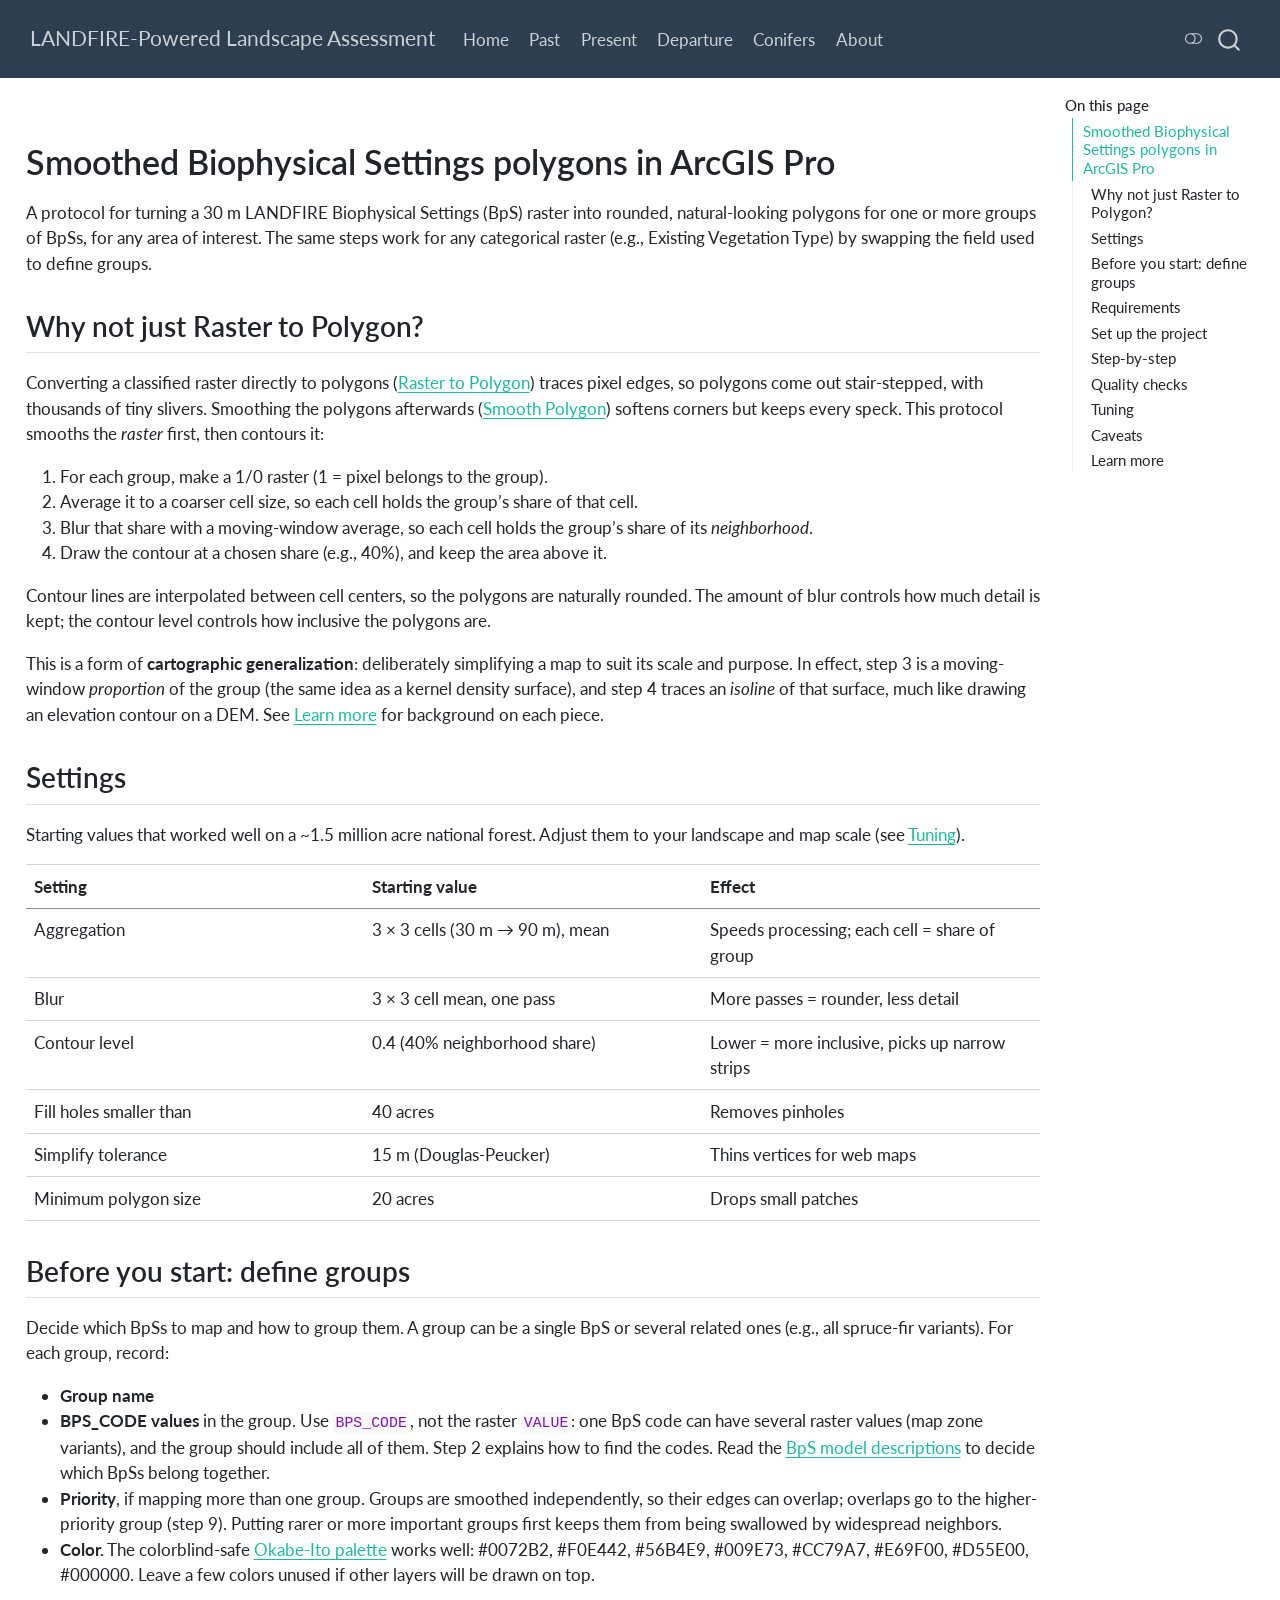
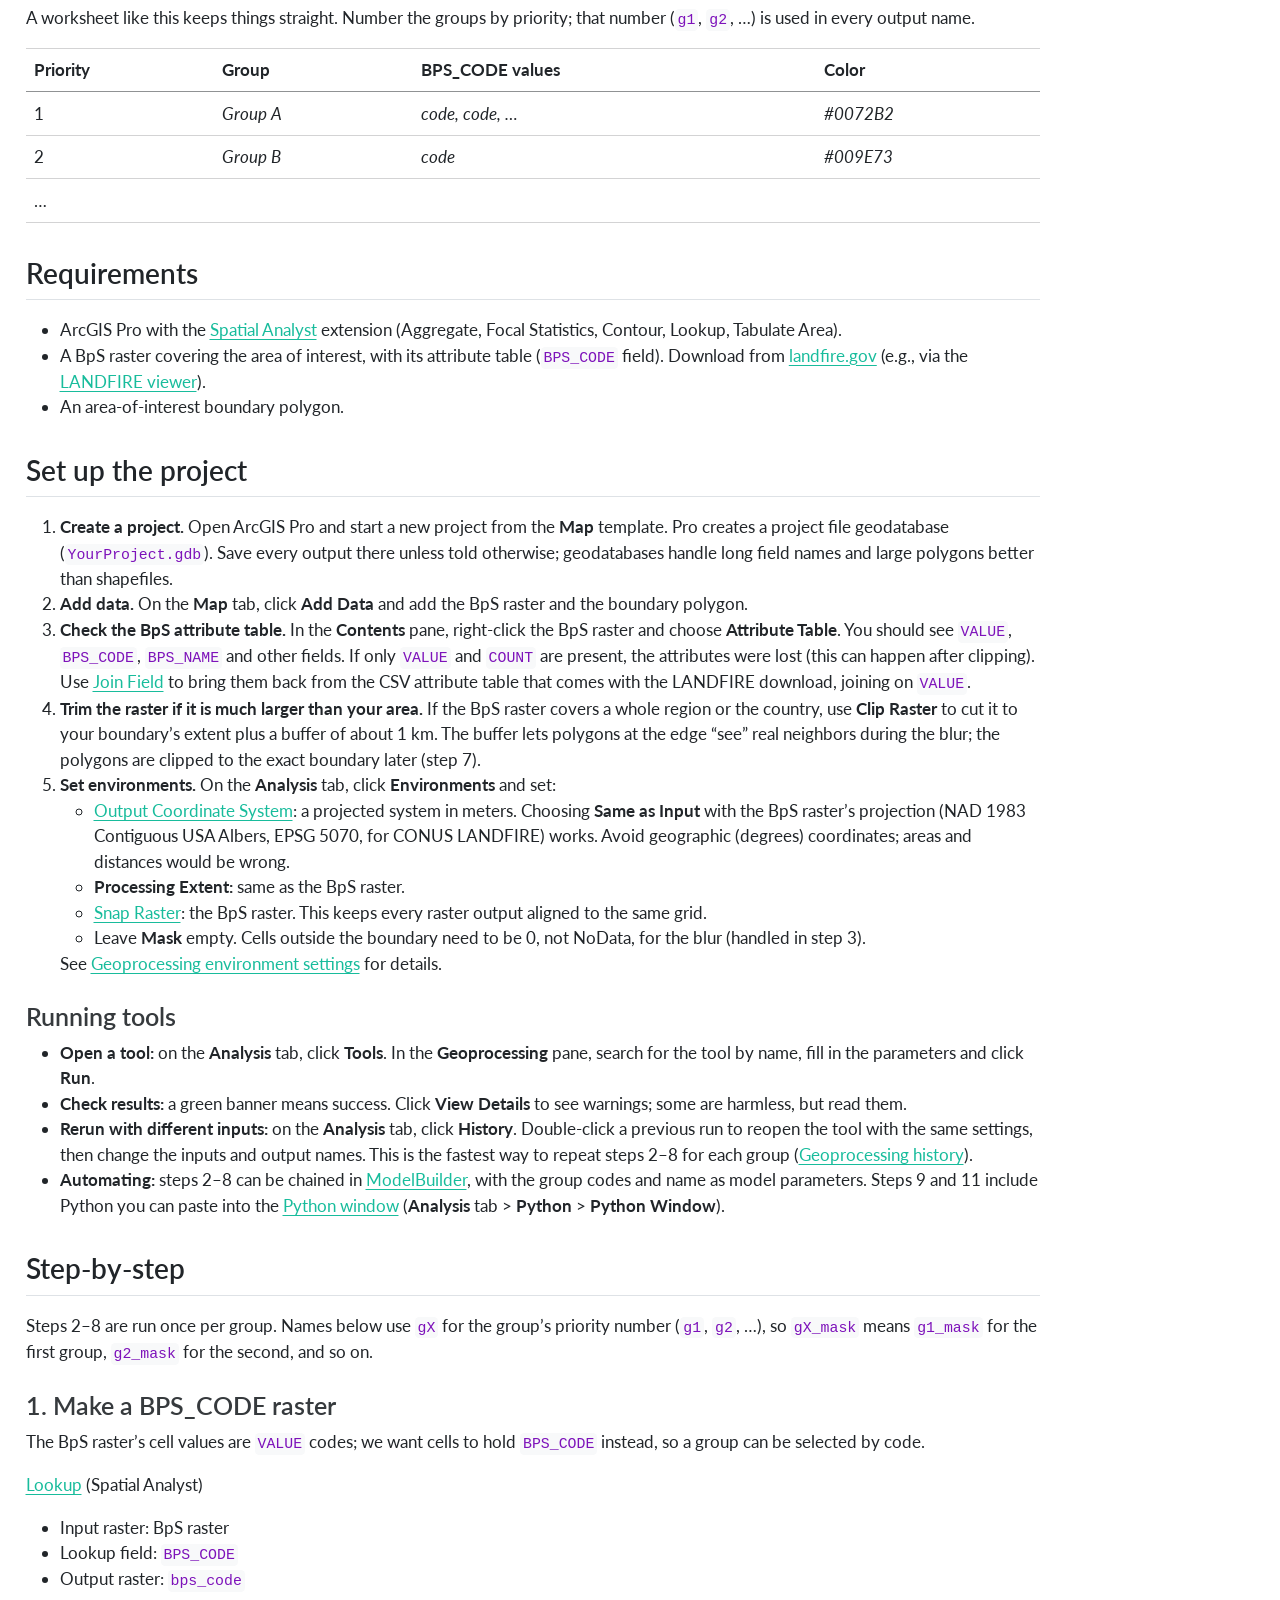
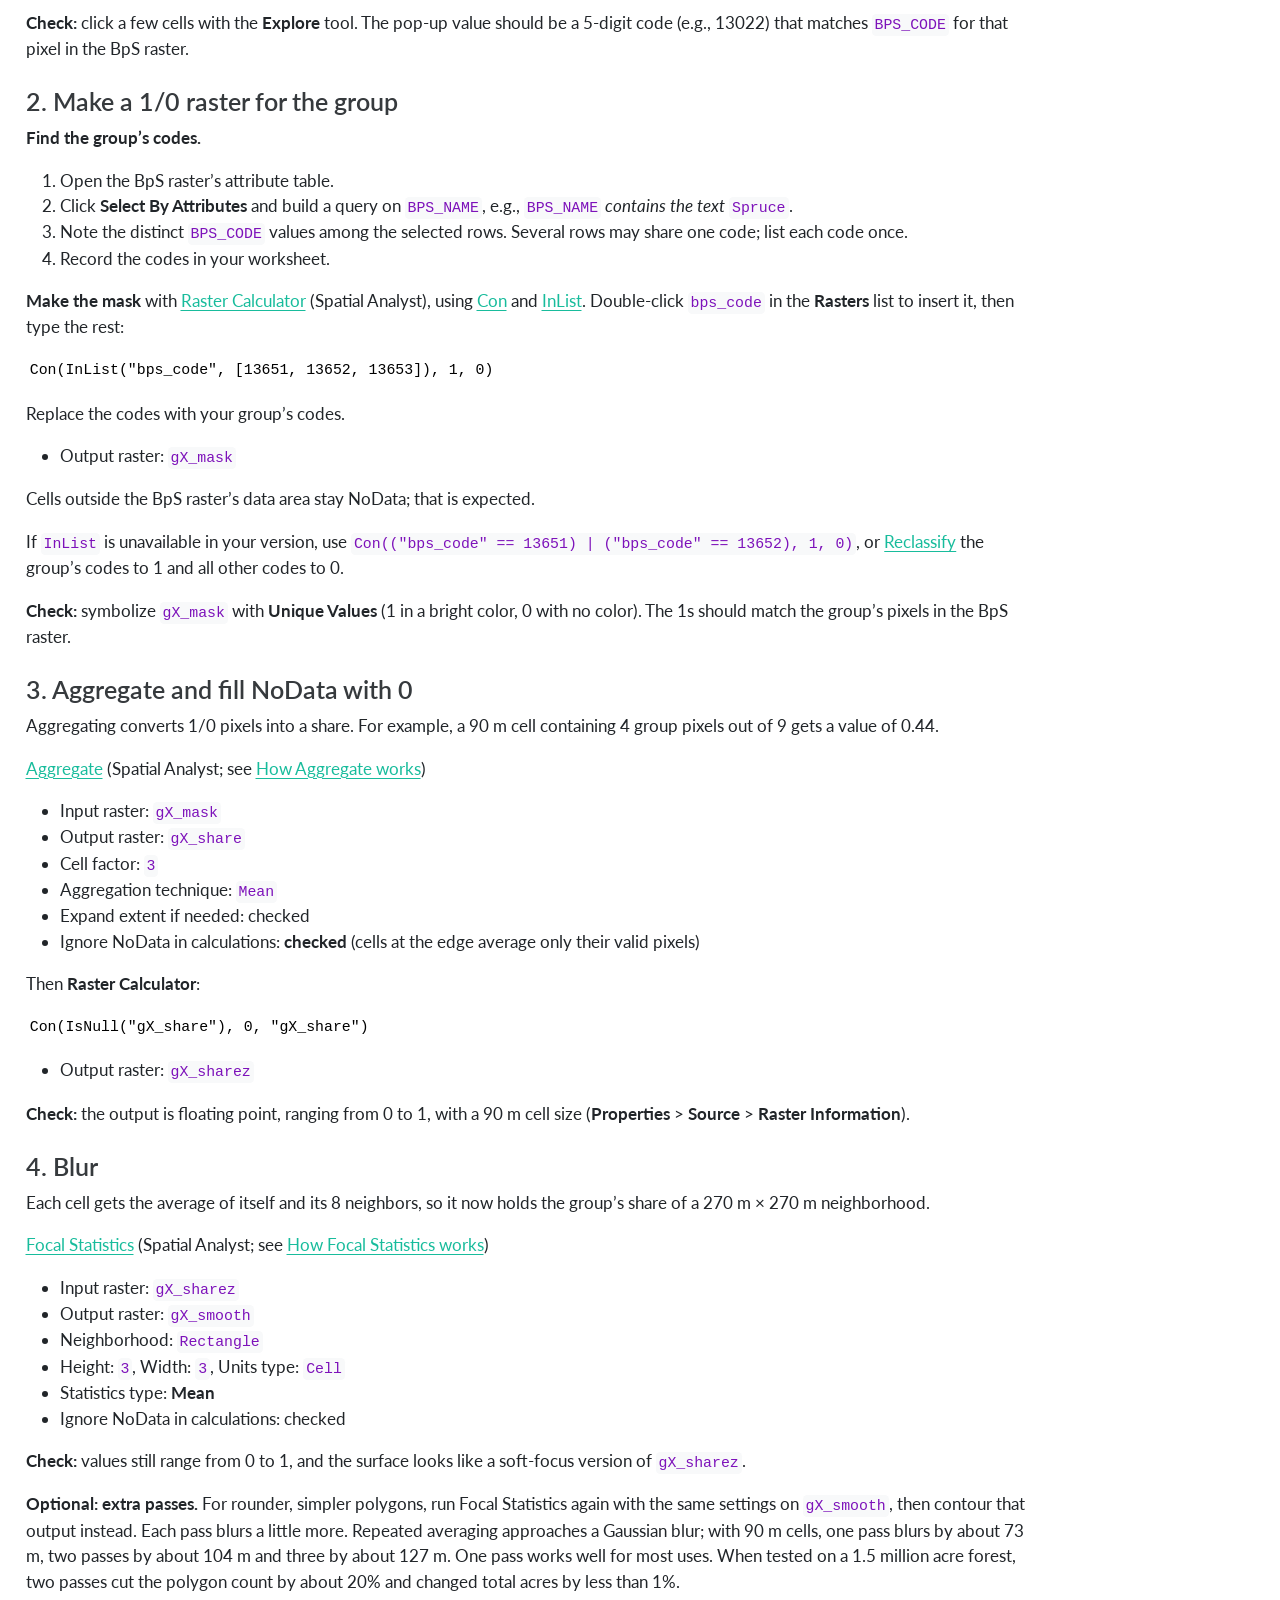
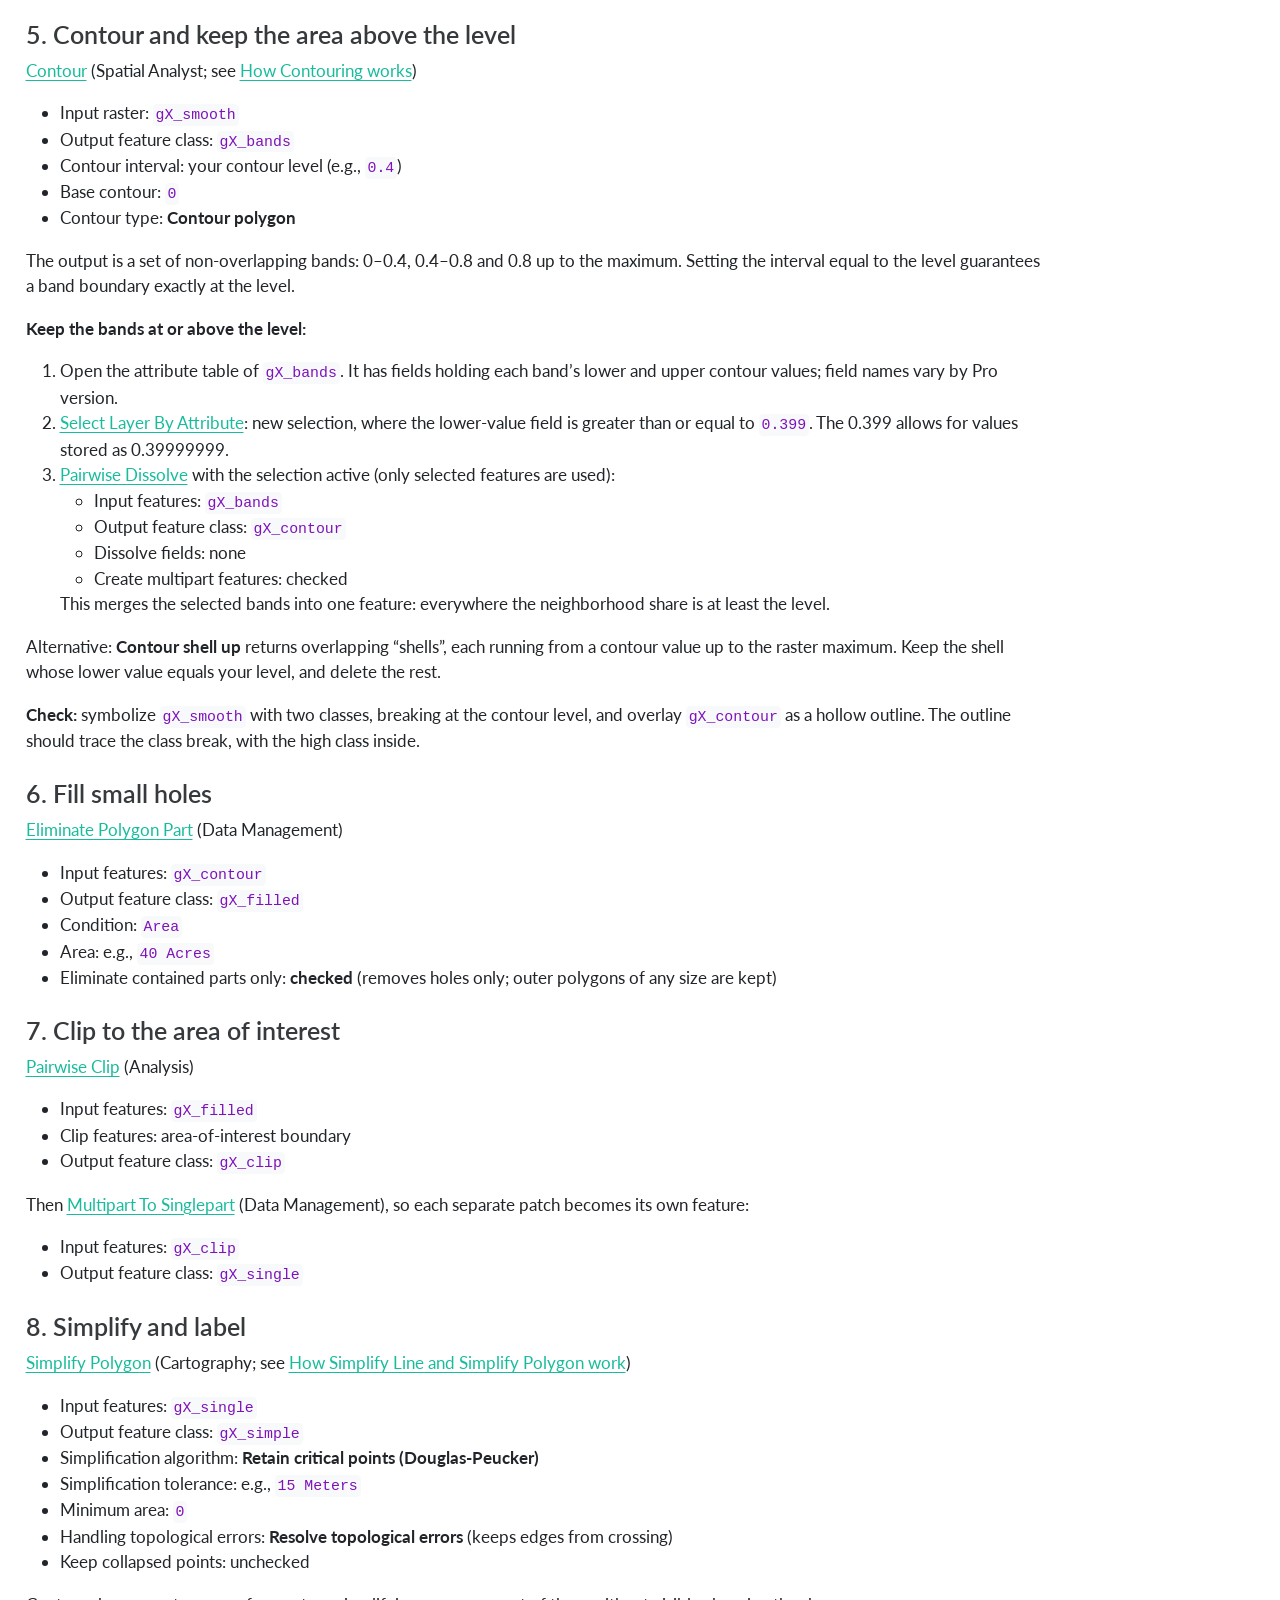
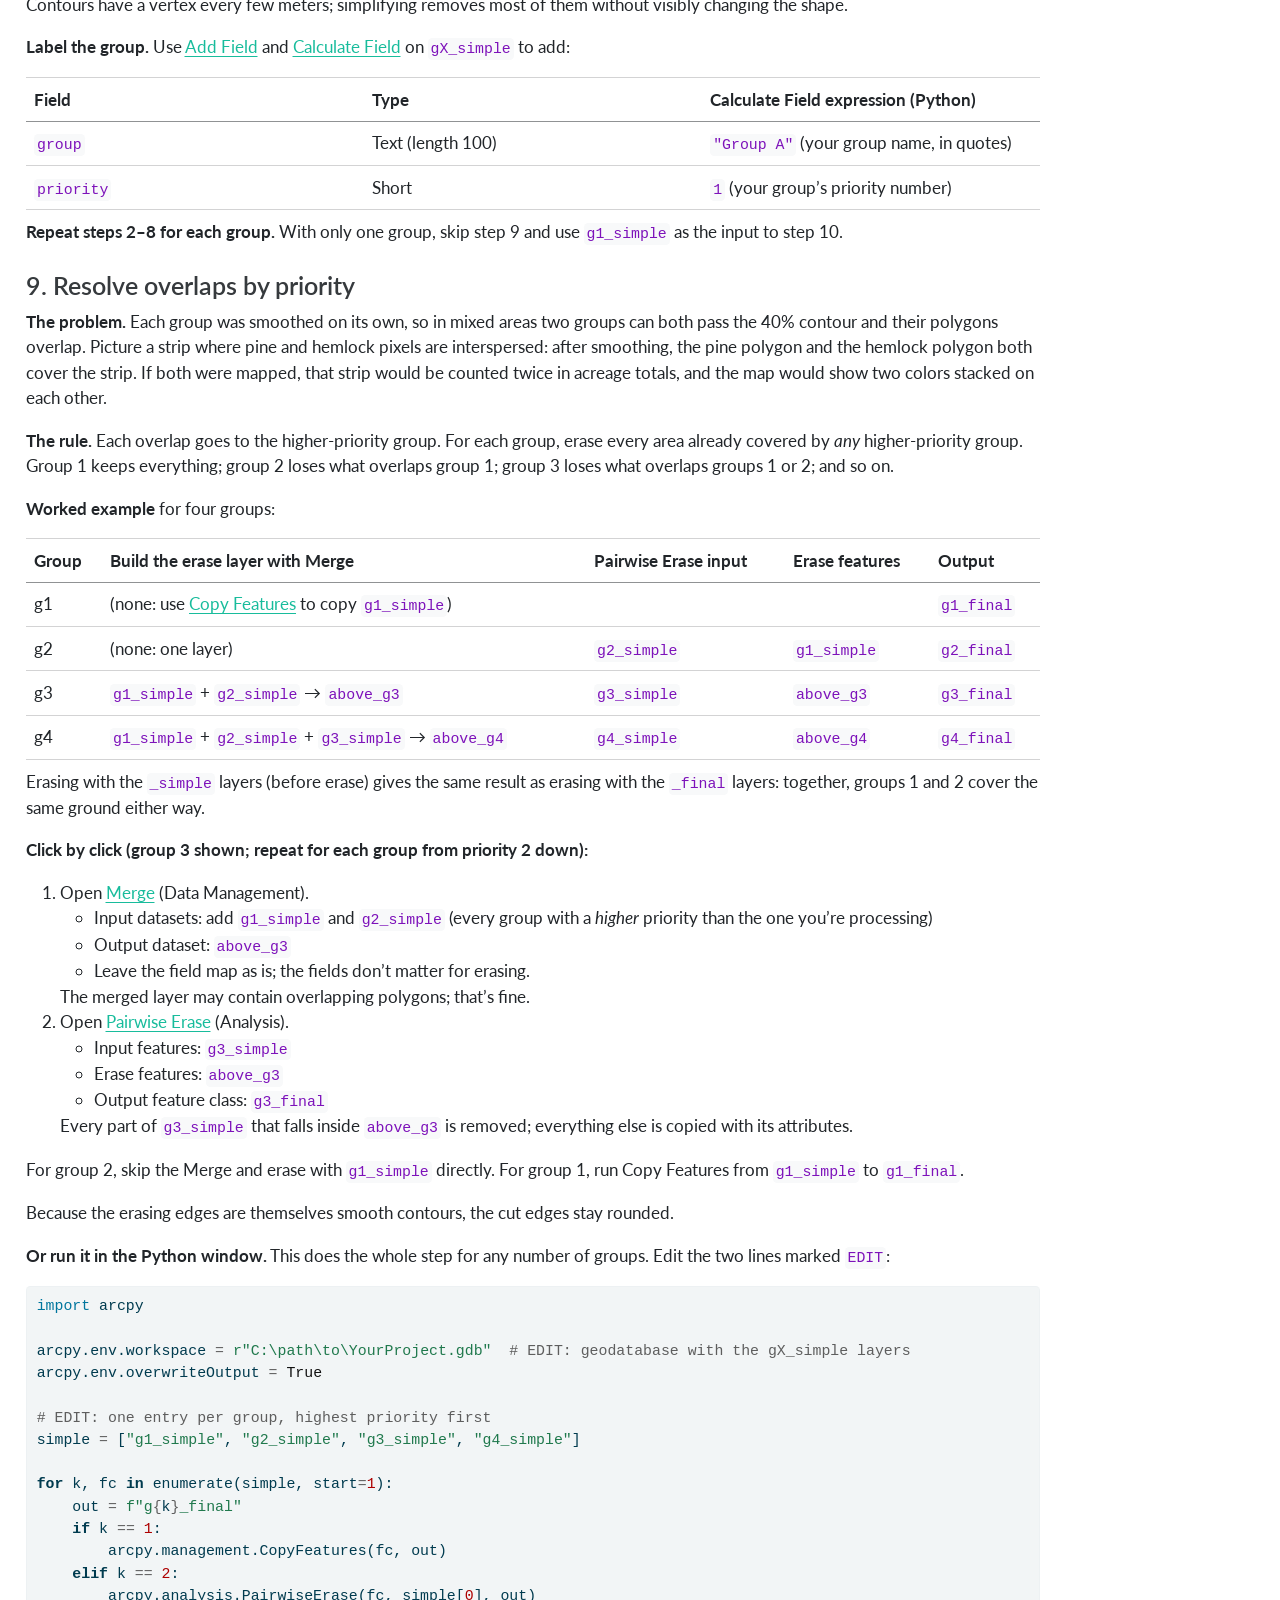
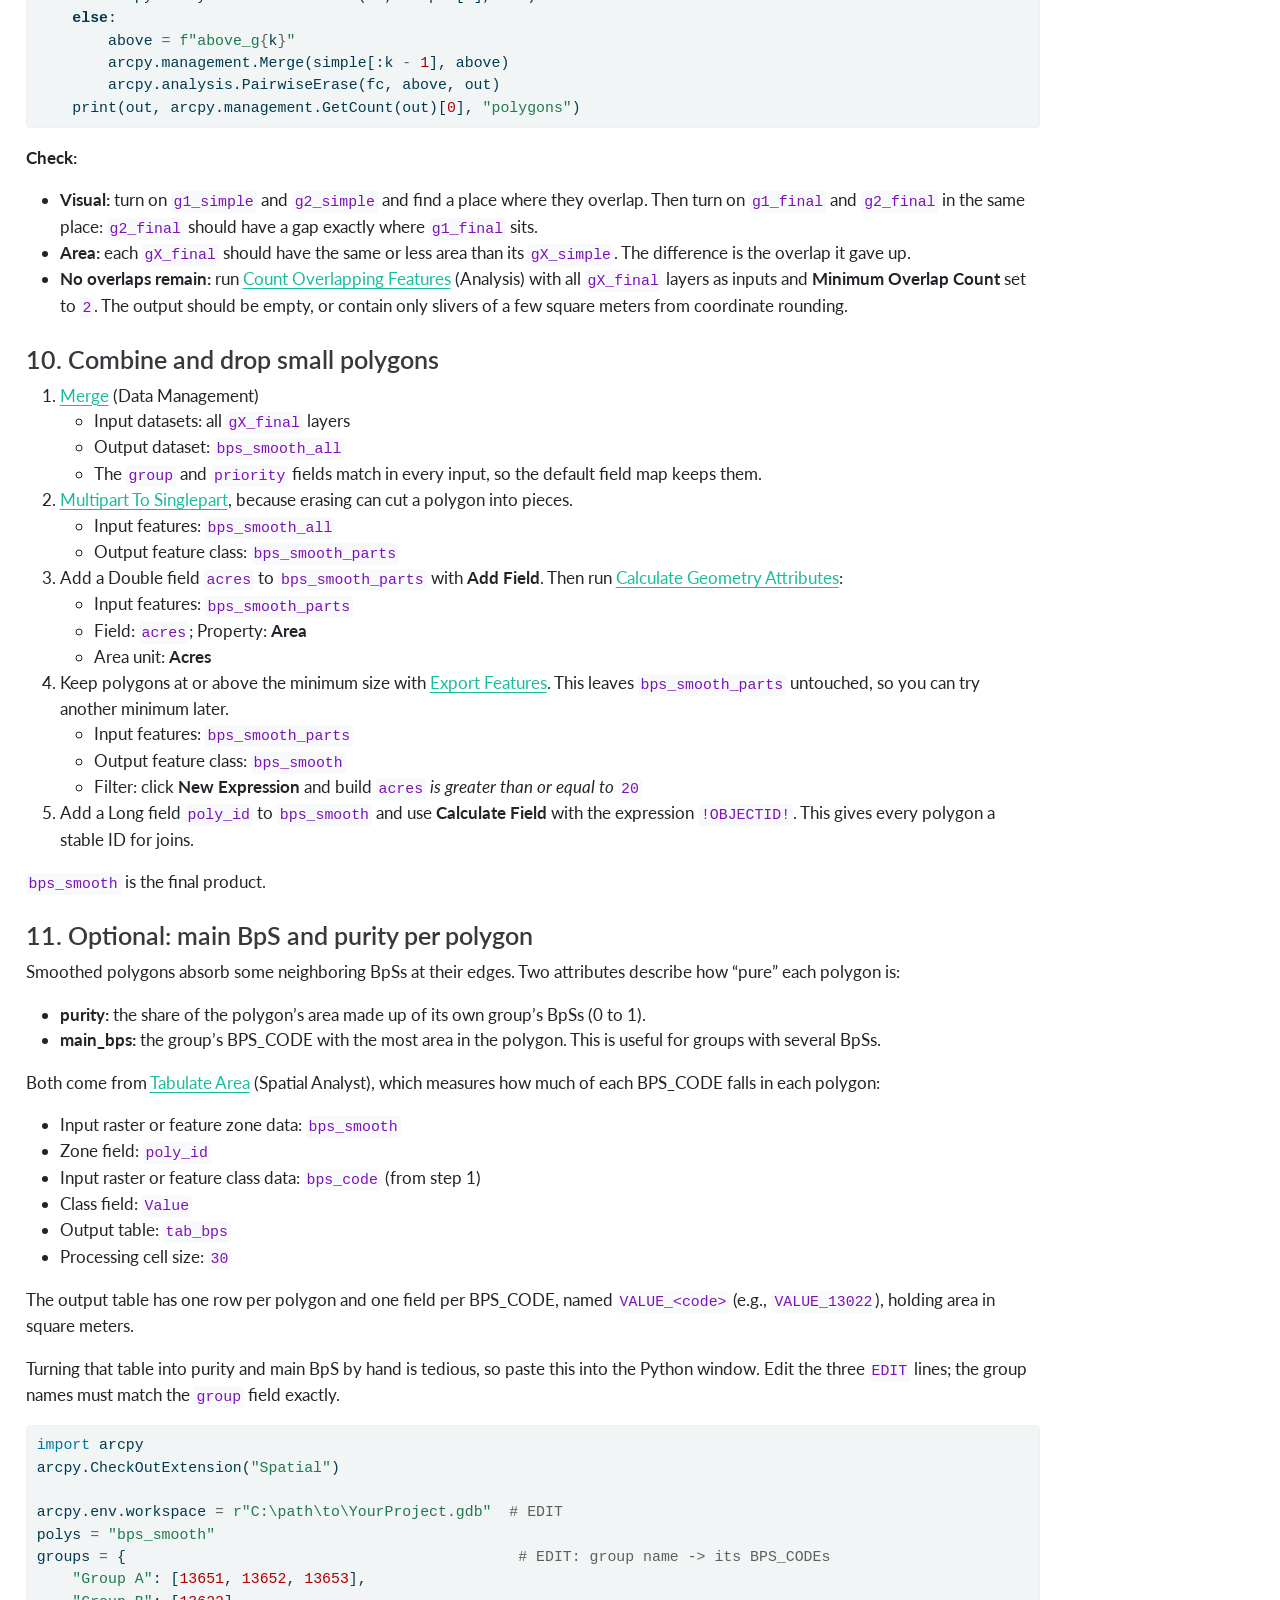
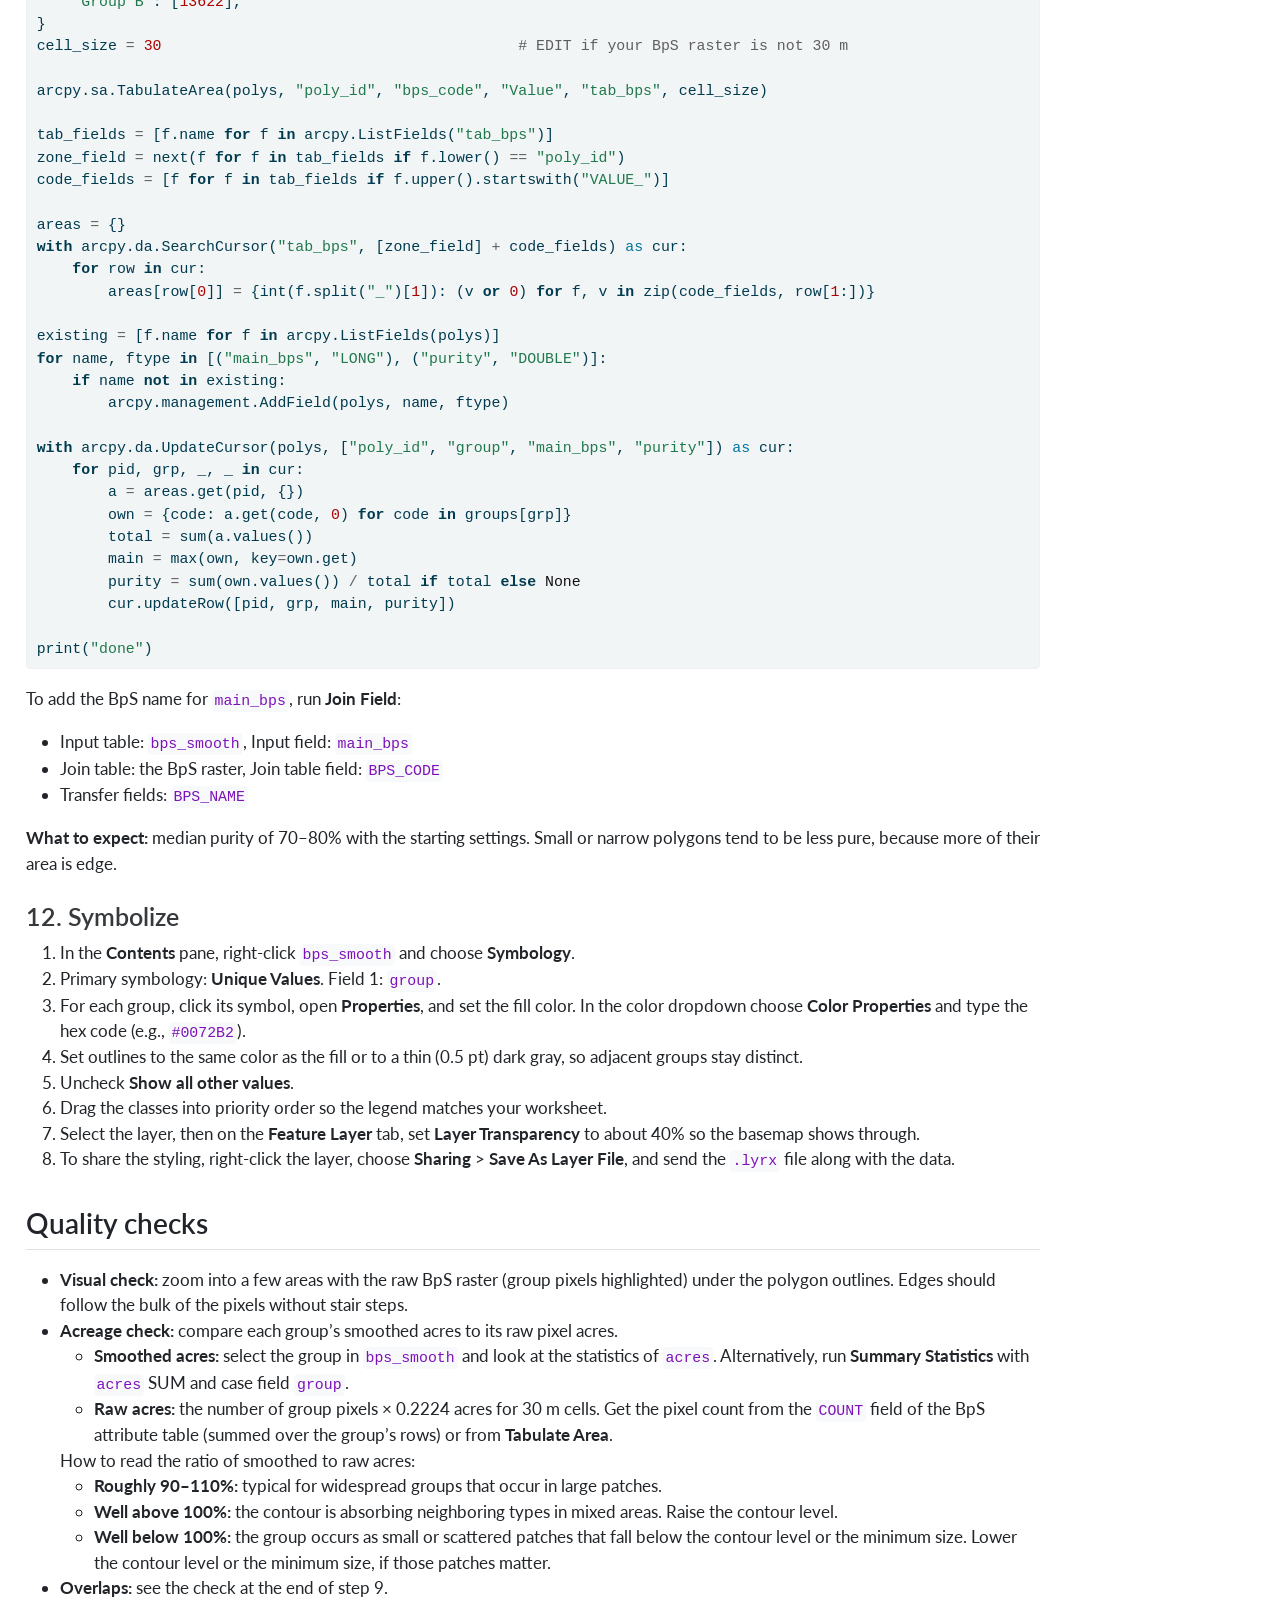
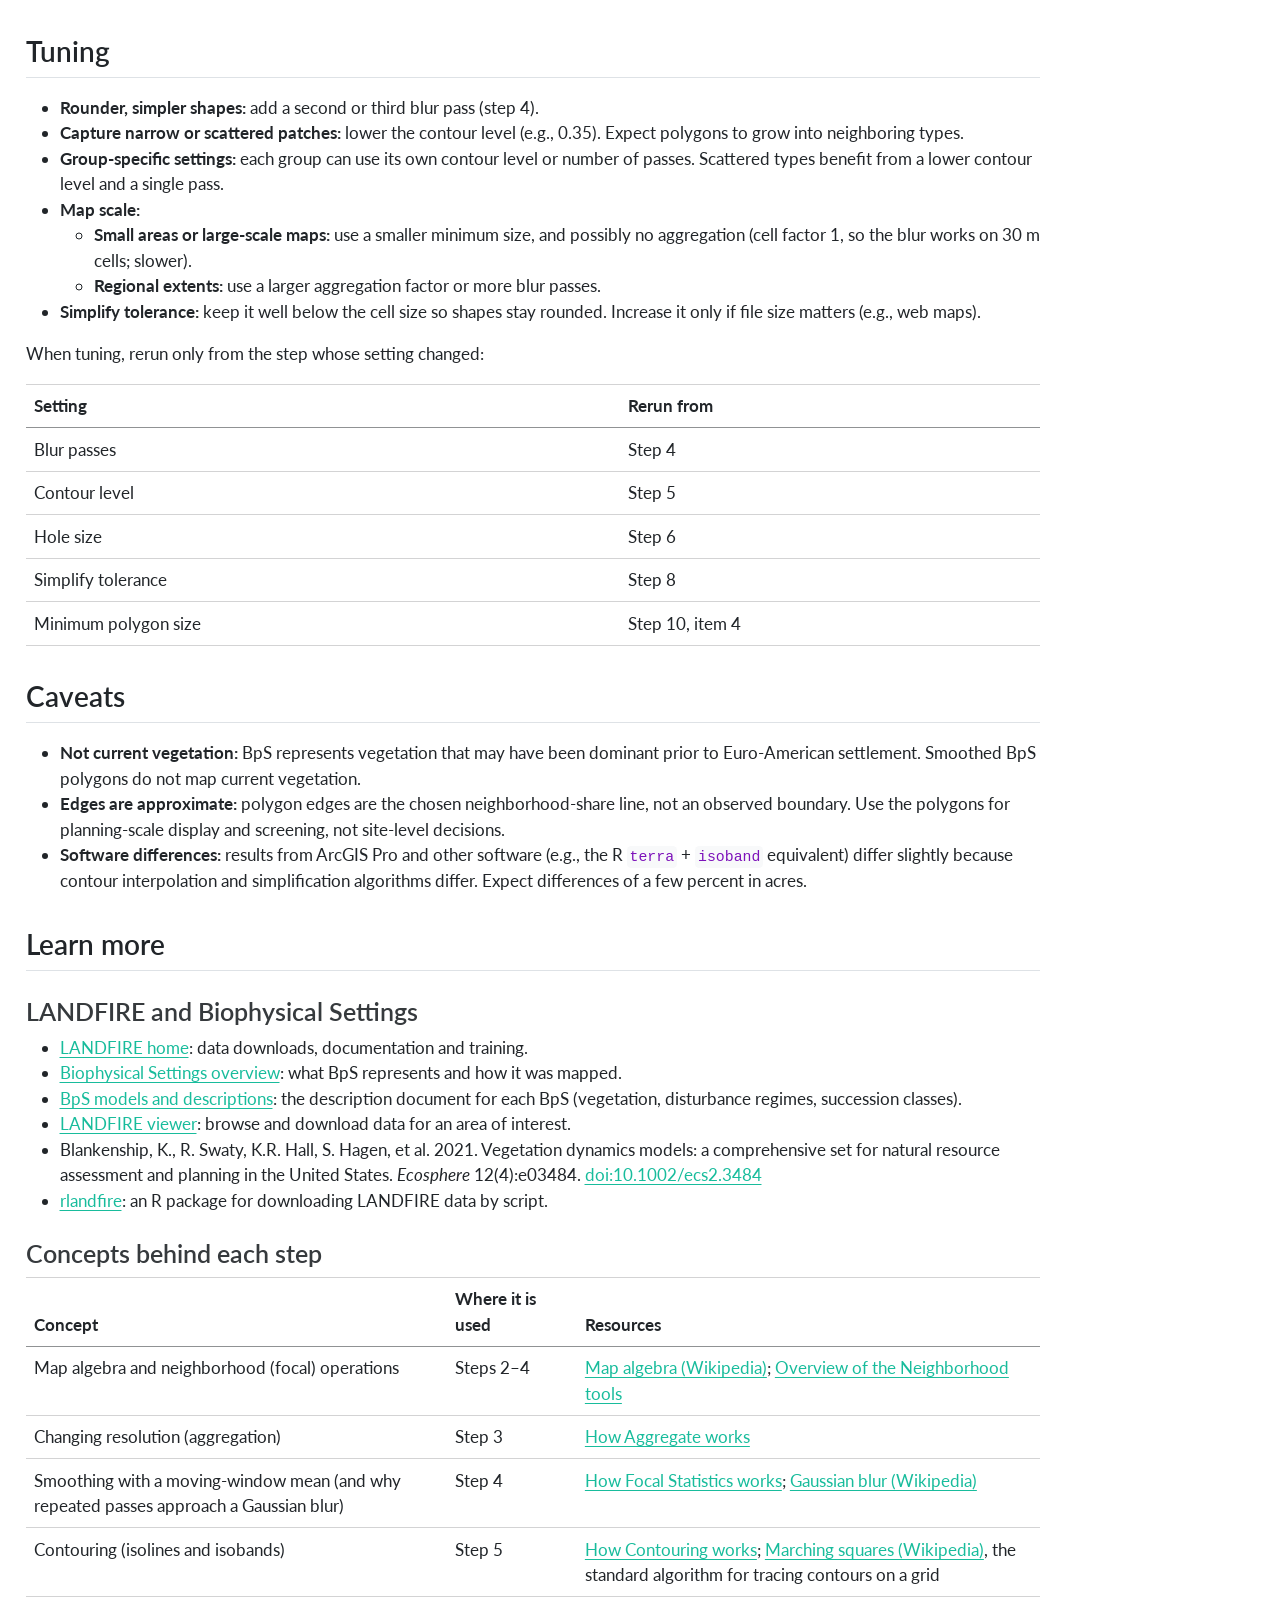
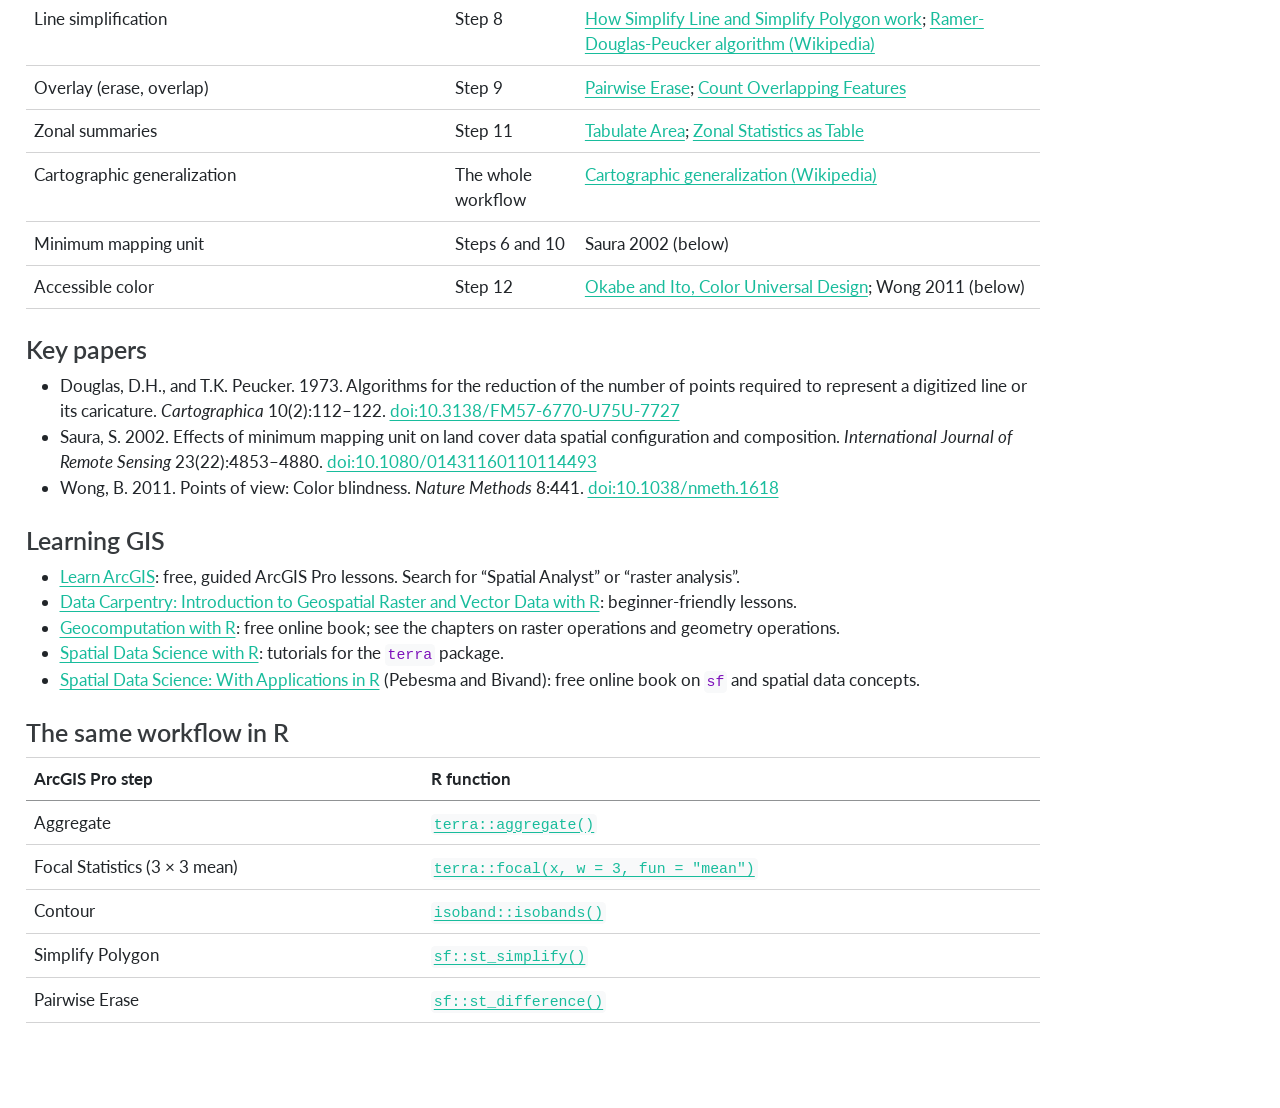
<file: docs/protocols/bps_smoothing_arcgis_pro.html>
<!DOCTYPE html>
<html xmlns="http://www.w3.org/1999/xhtml" lang="en" xml:lang="en"><head>

<meta charset="utf-8">
<meta name="generator" content="quarto-1.6.42">

<meta name="viewport" content="width=device-width, initial-scale=1.0, user-scalable=yes">


<title>bps_smoothing_arcgis_pro – LANDFIRE-Powered Landscape Assessment</title>
<style>
code{white-space: pre-wrap;}
span.smallcaps{font-variant: small-caps;}
div.columns{display: flex; gap: min(4vw, 1.5em);}
div.column{flex: auto; overflow-x: auto;}
div.hanging-indent{margin-left: 1.5em; text-indent: -1.5em;}
ul.task-list{list-style: none;}
ul.task-list li input[type="checkbox"] {
  width: 0.8em;
  margin: 0 0.8em 0.2em -1em; /* quarto-specific, see https://github.com/quarto-dev/quarto-cli/issues/4556 */ 
  vertical-align: middle;
}
/* CSS for syntax highlighting */
pre > code.sourceCode { white-space: pre; position: relative; }
pre > code.sourceCode > span { line-height: 1.25; }
pre > code.sourceCode > span:empty { height: 1.2em; }
.sourceCode { overflow: visible; }
code.sourceCode > span { color: inherit; text-decoration: inherit; }
div.sourceCode { margin: 1em 0; }
pre.sourceCode { margin: 0; }
@media screen {
div.sourceCode { overflow: auto; }
}
@media print {
pre > code.sourceCode { white-space: pre-wrap; }
pre > code.sourceCode > span { display: inline-block; text-indent: -5em; padding-left: 5em; }
}
pre.numberSource code
  { counter-reset: source-line 0; }
pre.numberSource code > span
  { position: relative; left: -4em; counter-increment: source-line; }
pre.numberSource code > span > a:first-child::before
  { content: counter(source-line);
    position: relative; left: -1em; text-align: right; vertical-align: baseline;
    border: none; display: inline-block;
    -webkit-touch-callout: none; -webkit-user-select: none;
    -khtml-user-select: none; -moz-user-select: none;
    -ms-user-select: none; user-select: none;
    padding: 0 4px; width: 4em;
  }
pre.numberSource { margin-left: 3em;  padding-left: 4px; }
div.sourceCode
  {   }
@media screen {
pre > code.sourceCode > span > a:first-child::before { text-decoration: underline; }
}
</style>


<script src="../site_libs/quarto-nav/quarto-nav.js"></script>
<script src="../site_libs/quarto-nav/headroom.min.js"></script>
<script src="../site_libs/clipboard/clipboard.min.js"></script>
<script src="../site_libs/quarto-search/autocomplete.umd.js"></script>
<script src="../site_libs/quarto-search/fuse.min.js"></script>
<script src="../site_libs/quarto-search/quarto-search.js"></script>
<meta name="quarto:offset" content="../">
<script src="../site_libs/quarto-html/quarto.js"></script>
<script src="../site_libs/quarto-html/popper.min.js"></script>
<script src="../site_libs/quarto-html/tippy.umd.min.js"></script>
<script src="../site_libs/quarto-html/anchor.min.js"></script>
<link href="../site_libs/quarto-html/tippy.css" rel="stylesheet">
<link href="../site_libs/quarto-html/quarto-syntax-highlighting-2f5df379a58b258e96c21c0638c20c03.css" rel="stylesheet" class="quarto-color-scheme" id="quarto-text-highlighting-styles">
<link href="../site_libs/quarto-html/quarto-syntax-highlighting-dark-b53751a350365c71b6c909e95f209ed1.css" rel="prefetch" class="quarto-color-scheme quarto-color-alternate" id="quarto-text-highlighting-styles">
<script src="../site_libs/bootstrap/bootstrap.min.js"></script>
<link href="../site_libs/bootstrap/bootstrap-icons.css" rel="stylesheet">
<link href="../site_libs/bootstrap/bootstrap-a9b64fc52642ab52ff06b24c12edf261.min.css" rel="stylesheet" append-hash="true" class="quarto-color-scheme" id="quarto-bootstrap" data-mode="light">
<link href="../site_libs/bootstrap/bootstrap-dark-d46ef3e7ff9cecba4331be71003c7dac.min.css" rel="prefetch" append-hash="true" class="quarto-color-scheme quarto-color-alternate" id="quarto-bootstrap" data-mode="dark">
<script id="quarto-search-options" type="application/json">{
  "location": "navbar",
  "copy-button": false,
  "collapse-after": 3,
  "panel-placement": "end",
  "type": "overlay",
  "limit": 50,
  "keyboard-shortcut": [
    "f",
    "/",
    "s"
  ],
  "show-item-context": false,
  "language": {
    "search-no-results-text": "No results",
    "search-matching-documents-text": "matching documents",
    "search-copy-link-title": "Copy link to search",
    "search-hide-matches-text": "Hide additional matches",
    "search-more-match-text": "more match in this document",
    "search-more-matches-text": "more matches in this document",
    "search-clear-button-title": "Clear",
    "search-text-placeholder": "",
    "search-detached-cancel-button-title": "Cancel",
    "search-submit-button-title": "Submit",
    "search-label": "Search"
  }
}</script>


<link rel="stylesheet" href="../styles-darkly.css">
<link rel="stylesheet" href="../styles-flatly.css">
</head>

<body class="nav-fixed">

<div id="quarto-search-results"></div>
  <header id="quarto-header" class="headroom fixed-top">
    <nav class="navbar navbar-expand-lg " data-bs-theme="dark">
      <div class="navbar-container container-fluid">
      <div class="navbar-brand-container mx-auto">
    <a class="navbar-brand" href="../index.html">
    <span class="navbar-title">LANDFIRE-Powered Landscape Assessment</span>
    </a>
  </div>
            <div id="quarto-search" class="" title="Search"></div>
          <button class="navbar-toggler" type="button" data-bs-toggle="collapse" data-bs-target="#navbarCollapse" aria-controls="navbarCollapse" role="menu" aria-expanded="false" aria-label="Toggle navigation" onclick="if (window.quartoToggleHeadroom) { window.quartoToggleHeadroom(); }">
  <span class="navbar-toggler-icon"></span>
</button>
          <div class="collapse navbar-collapse" id="navbarCollapse">
            <ul class="navbar-nav navbar-nav-scroll me-auto">
  <li class="nav-item">
    <a class="nav-link" href="../index.html"> 
<span class="menu-text">Home</span></a>
  </li>  
  <li class="nav-item">
    <a class="nav-link" href="../past.html"> 
<span class="menu-text">Past</span></a>
  </li>  
  <li class="nav-item">
    <a class="nav-link" href="../present.html"> 
<span class="menu-text">Present</span></a>
  </li>  
  <li class="nav-item">
    <a class="nav-link" href="../departure.html"> 
<span class="menu-text">Departure</span></a>
  </li>  
  <li class="nav-item">
    <a class="nav-link" href="../conifer.html"> 
<span class="menu-text">Conifers</span></a>
  </li>  
  <li class="nav-item">
    <a class="nav-link" href="../about.html"> 
<span class="menu-text">About</span></a>
  </li>  
</ul>
          </div> <!-- /navcollapse -->
            <div class="quarto-navbar-tools">
  <a href="" class="quarto-color-scheme-toggle quarto-navigation-tool  px-1" onclick="window.quartoToggleColorScheme(); return false;" title="Toggle dark mode"><i class="bi"></i></a>
</div>
      </div> <!-- /container-fluid -->
    </nav>
</header>
<!-- content -->
<div id="quarto-content" class="quarto-container page-columns page-rows-contents page-layout-full page-navbar">
<!-- sidebar -->
<!-- margin-sidebar -->
    <div id="quarto-margin-sidebar" class="sidebar margin-sidebar">
        <nav id="TOC" role="doc-toc" class="toc-active">
    <h2 id="toc-title">On this page</h2>
   
  <ul>
  <li><a href="#smoothed-biophysical-settings-polygons-in-arcgis-pro" id="toc-smoothed-biophysical-settings-polygons-in-arcgis-pro" class="nav-link active" data-scroll-target="#smoothed-biophysical-settings-polygons-in-arcgis-pro">Smoothed Biophysical Settings polygons in ArcGIS Pro</a>
  <ul class="collapse">
  <li><a href="#why-not-just-raster-to-polygon" id="toc-why-not-just-raster-to-polygon" class="nav-link" data-scroll-target="#why-not-just-raster-to-polygon">Why not just Raster to Polygon?</a></li>
  <li><a href="#settings" id="toc-settings" class="nav-link" data-scroll-target="#settings">Settings</a></li>
  <li><a href="#before-you-start-define-groups" id="toc-before-you-start-define-groups" class="nav-link" data-scroll-target="#before-you-start-define-groups">Before you start: define groups</a></li>
  <li><a href="#requirements" id="toc-requirements" class="nav-link" data-scroll-target="#requirements">Requirements</a></li>
  <li><a href="#set-up-the-project" id="toc-set-up-the-project" class="nav-link" data-scroll-target="#set-up-the-project">Set up the project</a>
  <ul class="collapse">
  <li><a href="#running-tools" id="toc-running-tools" class="nav-link" data-scroll-target="#running-tools">Running tools</a></li>
  </ul></li>
  <li><a href="#step-by-step" id="toc-step-by-step" class="nav-link" data-scroll-target="#step-by-step">Step-by-step</a>
  <ul class="collapse">
  <li><a href="#make-a-bps_code-raster" id="toc-make-a-bps_code-raster" class="nav-link" data-scroll-target="#make-a-bps_code-raster">1. Make a BPS_CODE raster</a></li>
  <li><a href="#make-a-10-raster-for-the-group" id="toc-make-a-10-raster-for-the-group" class="nav-link" data-scroll-target="#make-a-10-raster-for-the-group">2. Make a 1/0 raster for the group</a></li>
  <li><a href="#aggregate-and-fill-nodata-with-0" id="toc-aggregate-and-fill-nodata-with-0" class="nav-link" data-scroll-target="#aggregate-and-fill-nodata-with-0">3. Aggregate and fill NoData with 0</a></li>
  <li><a href="#blur" id="toc-blur" class="nav-link" data-scroll-target="#blur">4. Blur</a></li>
  <li><a href="#contour-and-keep-the-area-above-the-level" id="toc-contour-and-keep-the-area-above-the-level" class="nav-link" data-scroll-target="#contour-and-keep-the-area-above-the-level">5. Contour and keep the area above the level</a></li>
  <li><a href="#fill-small-holes" id="toc-fill-small-holes" class="nav-link" data-scroll-target="#fill-small-holes">6. Fill small holes</a></li>
  <li><a href="#clip-to-the-area-of-interest" id="toc-clip-to-the-area-of-interest" class="nav-link" data-scroll-target="#clip-to-the-area-of-interest">7. Clip to the area of interest</a></li>
  <li><a href="#simplify-and-label" id="toc-simplify-and-label" class="nav-link" data-scroll-target="#simplify-and-label">8. Simplify and label</a></li>
  <li><a href="#resolve-overlaps-by-priority" id="toc-resolve-overlaps-by-priority" class="nav-link" data-scroll-target="#resolve-overlaps-by-priority">9. Resolve overlaps by priority</a></li>
  <li><a href="#combine-and-drop-small-polygons" id="toc-combine-and-drop-small-polygons" class="nav-link" data-scroll-target="#combine-and-drop-small-polygons">10. Combine and drop small polygons</a></li>
  <li><a href="#optional-main-bps-and-purity-per-polygon" id="toc-optional-main-bps-and-purity-per-polygon" class="nav-link" data-scroll-target="#optional-main-bps-and-purity-per-polygon">11. Optional: main BpS and purity per polygon</a></li>
  <li><a href="#symbolize" id="toc-symbolize" class="nav-link" data-scroll-target="#symbolize">12. Symbolize</a></li>
  </ul></li>
  <li><a href="#quality-checks" id="toc-quality-checks" class="nav-link" data-scroll-target="#quality-checks">Quality checks</a></li>
  <li><a href="#tuning" id="toc-tuning" class="nav-link" data-scroll-target="#tuning">Tuning</a></li>
  <li><a href="#caveats" id="toc-caveats" class="nav-link" data-scroll-target="#caveats">Caveats</a></li>
  <li><a href="#learn-more" id="toc-learn-more" class="nav-link" data-scroll-target="#learn-more">Learn more</a>
  <ul class="collapse">
  <li><a href="#landfire-and-biophysical-settings" id="toc-landfire-and-biophysical-settings" class="nav-link" data-scroll-target="#landfire-and-biophysical-settings">LANDFIRE and Biophysical Settings</a></li>
  <li><a href="#concepts-behind-each-step" id="toc-concepts-behind-each-step" class="nav-link" data-scroll-target="#concepts-behind-each-step">Concepts behind each step</a></li>
  <li><a href="#key-papers" id="toc-key-papers" class="nav-link" data-scroll-target="#key-papers">Key papers</a></li>
  <li><a href="#learning-gis" id="toc-learning-gis" class="nav-link" data-scroll-target="#learning-gis">Learning GIS</a></li>
  <li><a href="#the-same-workflow-in-r" id="toc-the-same-workflow-in-r" class="nav-link" data-scroll-target="#the-same-workflow-in-r">The same workflow in R</a></li>
  </ul></li>
  </ul></li>
  </ul>
</nav>
    </div>
<!-- main -->
<main class="content column-page-left" id="quarto-document-content"><header id="title-block-header" class="quarto-title-block"></header>




<section id="smoothed-biophysical-settings-polygons-in-arcgis-pro" class="level1">
<h1>Smoothed Biophysical Settings polygons in ArcGIS Pro</h1>
<p>A protocol for turning a 30 m LANDFIRE Biophysical Settings (BpS) raster into rounded, natural-looking polygons for one or more groups of BpSs, for any area of interest. The same steps work for any categorical raster (e.g., Existing Vegetation Type) by swapping the field used to define groups.</p>
<section id="why-not-just-raster-to-polygon" class="level2">
<h2 class="anchored" data-anchor-id="why-not-just-raster-to-polygon">Why not just Raster to Polygon?</h2>
<p>Converting a classified raster directly to polygons (<a href="https://pro.arcgis.com/en/pro-app/latest/tool-reference/conversion/raster-to-polygon.htm">Raster to Polygon</a>) traces pixel edges, so polygons come out stair-stepped, with thousands of tiny slivers. Smoothing the polygons afterwards (<a href="https://pro.arcgis.com/en/pro-app/latest/tool-reference/cartography/smooth-polygon.htm">Smooth Polygon</a>) softens corners but keeps every speck. This protocol smooths the <em>raster</em> first, then contours it:</p>
<ol type="1">
<li>For each group, make a 1/0 raster (1 = pixel belongs to the group).</li>
<li>Average it to a coarser cell size, so each cell holds the group’s share of that cell.</li>
<li>Blur that share with a moving-window average, so each cell holds the group’s share of its <em>neighborhood</em>.</li>
<li>Draw the contour at a chosen share (e.g., 40%), and keep the area above it.</li>
</ol>
<p>Contour lines are interpolated between cell centers, so the polygons are naturally rounded. The amount of blur controls how much detail is kept; the contour level controls how inclusive the polygons are.</p>
<p>This is a form of <strong>cartographic generalization</strong>: deliberately simplifying a map to suit its scale and purpose. In effect, step 3 is a moving-window <em>proportion</em> of the group (the same idea as a kernel density surface), and step 4 traces an <em>isoline</em> of that surface, much like drawing an elevation contour on a DEM. See <a href="#learn-more">Learn more</a> for background on each piece.</p>
</section>
<section id="settings" class="level2">
<h2 class="anchored" data-anchor-id="settings">Settings</h2>
<p>Starting values that worked well on a ~1.5 million acre national forest. Adjust them to your landscape and map scale (see <a href="#tuning">Tuning</a>).</p>
<table class="caption-top table">
<colgroup>
<col style="width: 33%">
<col style="width: 33%">
<col style="width: 33%">
</colgroup>
<thead>
<tr class="header">
<th>Setting</th>
<th>Starting value</th>
<th>Effect</th>
</tr>
</thead>
<tbody>
<tr class="odd">
<td>Aggregation</td>
<td>3 × 3 cells (30 m → 90 m), mean</td>
<td>Speeds processing; each cell = share of group</td>
</tr>
<tr class="even">
<td>Blur</td>
<td>3 × 3 cell mean, one pass</td>
<td>More passes = rounder, less detail</td>
</tr>
<tr class="odd">
<td>Contour level</td>
<td>0.4 (40% neighborhood share)</td>
<td>Lower = more inclusive, picks up narrow strips</td>
</tr>
<tr class="even">
<td>Fill holes smaller than</td>
<td>40 acres</td>
<td>Removes pinholes</td>
</tr>
<tr class="odd">
<td>Simplify tolerance</td>
<td>15 m (Douglas-Peucker)</td>
<td>Thins vertices for web maps</td>
</tr>
<tr class="even">
<td>Minimum polygon size</td>
<td>20 acres</td>
<td>Drops small patches</td>
</tr>
</tbody>
</table>
</section>
<section id="before-you-start-define-groups" class="level2">
<h2 class="anchored" data-anchor-id="before-you-start-define-groups">Before you start: define groups</h2>
<p>Decide which BpSs to map and how to group them. A group can be a single BpS or several related ones (e.g., all spruce-fir variants). For each group, record:</p>
<ul>
<li><strong>Group name</strong></li>
<li><strong>BPS_CODE values</strong> in the group. Use <code>BPS_CODE</code>, not the raster <code>VALUE</code>: one BpS code can have several raster values (map zone variants), and the group should include all of them. Step 2 explains how to find the codes. Read the <a href="https://landfire.gov/vegetation/bps-models">BpS model descriptions</a> to decide which BpSs belong together.</li>
<li><strong>Priority</strong>, if mapping more than one group. Groups are smoothed independently, so their edges can overlap; overlaps go to the higher-priority group (step 9). Putting rarer or more important groups first keeps them from being swallowed by widespread neighbors.</li>
<li><strong>Color.</strong> The colorblind-safe <a href="https://jfly.uni-koeln.de/color/">Okabe-Ito palette</a> works well: #0072B2, #F0E442, #56B4E9, #009E73, #CC79A7, #E69F00, #D55E00, #000000. Leave a few colors unused if other layers will be drawn on top.</li>
</ul>
<p>A worksheet like this keeps things straight. Number the groups by priority; that number (<code>g1</code>, <code>g2</code>, …) is used in every output name.</p>
<table class="caption-top table">
<thead>
<tr class="header">
<th>Priority</th>
<th>Group</th>
<th>BPS_CODE values</th>
<th>Color</th>
</tr>
</thead>
<tbody>
<tr class="odd">
<td>1</td>
<td><em>Group A</em></td>
<td><em>code, code, …</em></td>
<td><em>#0072B2</em></td>
</tr>
<tr class="even">
<td>2</td>
<td><em>Group B</em></td>
<td><em>code</em></td>
<td><em>#009E73</em></td>
</tr>
<tr class="odd">
<td>…</td>
<td></td>
<td></td>
<td></td>
</tr>
</tbody>
</table>
</section>
<section id="requirements" class="level2">
<h2 class="anchored" data-anchor-id="requirements">Requirements</h2>
<ul>
<li>ArcGIS Pro with the <a href="https://pro.arcgis.com/en/pro-app/latest/help/analysis/spatial-analyst/basics/what-is-the-spatial-analyst-extension.htm">Spatial Analyst</a> extension (Aggregate, Focal Statistics, Contour, Lookup, Tabulate Area).</li>
<li>A BpS raster covering the area of interest, with its attribute table (<code>BPS_CODE</code> field). Download from <a href="https://landfire.gov">landfire.gov</a> (e.g., via the <a href="https://www.landfire.gov/viewer/">LANDFIRE viewer</a>).</li>
<li>An area-of-interest boundary polygon.</li>
</ul>
</section>
<section id="set-up-the-project" class="level2">
<h2 class="anchored" data-anchor-id="set-up-the-project">Set up the project</h2>
<ol type="1">
<li><strong>Create a project.</strong> Open ArcGIS Pro and start a new project from the <strong>Map</strong> template. Pro creates a project file geodatabase (<code>YourProject.gdb</code>). Save every output there unless told otherwise; geodatabases handle long field names and large polygons better than shapefiles.</li>
<li><strong>Add data.</strong> On the <strong>Map</strong> tab, click <strong>Add Data</strong> and add the BpS raster and the boundary polygon.</li>
<li><strong>Check the BpS attribute table.</strong> In the <strong>Contents</strong> pane, right-click the BpS raster and choose <strong>Attribute Table</strong>. You should see <code>VALUE</code>, <code>BPS_CODE</code>, <code>BPS_NAME</code> and other fields. If only <code>VALUE</code> and <code>COUNT</code> are present, the attributes were lost (this can happen after clipping). Use <a href="https://pro.arcgis.com/en/pro-app/latest/tool-reference/data-management/join-field.htm">Join Field</a> to bring them back from the CSV attribute table that comes with the LANDFIRE download, joining on <code>VALUE</code>.</li>
<li><strong>Trim the raster if it is much larger than your area.</strong> If the BpS raster covers a whole region or the country, use <strong>Clip Raster</strong> to cut it to your boundary’s extent plus a buffer of about 1 km. The buffer lets polygons at the edge “see” real neighbors during the blur; the polygons are clipped to the exact boundary later (step 7).</li>
<li><strong>Set environments.</strong> On the <strong>Analysis</strong> tab, click <strong>Environments</strong> and set:
<ul>
<li><a href="https://pro.arcgis.com/en/pro-app/latest/tool-reference/environment-settings/output-coordinate-system.htm">Output Coordinate System</a>: a projected system in meters. Choosing <strong>Same as Input</strong> with the BpS raster’s projection (NAD 1983 Contiguous USA Albers, EPSG 5070, for CONUS LANDFIRE) works. Avoid geographic (degrees) coordinates; areas and distances would be wrong.</li>
<li><strong>Processing Extent:</strong> same as the BpS raster.</li>
<li><a href="https://pro.arcgis.com/en/pro-app/latest/tool-reference/environment-settings/snap-raster.htm">Snap Raster</a>: the BpS raster. This keeps every raster output aligned to the same grid.</li>
<li>Leave <strong>Mask</strong> empty. Cells outside the boundary need to be 0, not NoData, for the blur (handled in step 3).</li>
</ul>
See <a href="https://pro.arcgis.com/en/pro-app/latest/help/analysis/geoprocessing/basics/geoprocessing-environment-settings.htm">Geoprocessing environment settings</a> for details.</li>
</ol>
<section id="running-tools" class="level3">
<h3 class="anchored" data-anchor-id="running-tools">Running tools</h3>
<ul>
<li><strong>Open a tool:</strong> on the <strong>Analysis</strong> tab, click <strong>Tools</strong>. In the <strong>Geoprocessing</strong> pane, search for the tool by name, fill in the parameters and click <strong>Run</strong>.</li>
<li><strong>Check results:</strong> a green banner means success. Click <strong>View Details</strong> to see warnings; some are harmless, but read them.</li>
<li><strong>Rerun with different inputs:</strong> on the <strong>Analysis</strong> tab, click <strong>History</strong>. Double-click a previous run to reopen the tool with the same settings, then change the inputs and output names. This is the fastest way to repeat steps 2–8 for each group (<a href="https://pro.arcgis.com/en/pro-app/latest/help/analysis/geoprocessing/basics/geoprocessing-history.htm">Geoprocessing history</a>).</li>
<li><strong>Automating:</strong> steps 2–8 can be chained in <a href="https://pro.arcgis.com/en/pro-app/latest/help/analysis/geoprocessing/modelbuilder/what-is-modelbuilder-.htm">ModelBuilder</a>, with the group codes and name as model parameters. Steps 9 and 11 include Python you can paste into the <a href="https://pro.arcgis.com/en/pro-app/latest/arcpy/get-started/python-window.htm">Python window</a> (<strong>Analysis</strong> tab &gt; <strong>Python</strong> &gt; <strong>Python Window</strong>).</li>
</ul>
</section>
</section>
<section id="step-by-step" class="level2">
<h2 class="anchored" data-anchor-id="step-by-step">Step-by-step</h2>
<p>Steps 2–8 are run once per group. Names below use <code>gX</code> for the group’s priority number (<code>g1</code>, <code>g2</code>, …), so <code>gX_mask</code> means <code>g1_mask</code> for the first group, <code>g2_mask</code> for the second, and so on.</p>
<section id="make-a-bps_code-raster" class="level3">
<h3 class="anchored" data-anchor-id="make-a-bps_code-raster">1. Make a BPS_CODE raster</h3>
<p>The BpS raster’s cell values are <code>VALUE</code> codes; we want cells to hold <code>BPS_CODE</code> instead, so a group can be selected by code.</p>
<p><a href="https://pro.arcgis.com/en/pro-app/latest/tool-reference/spatial-analyst/lookup.htm">Lookup</a> (Spatial Analyst)</p>
<ul>
<li>Input raster: BpS raster</li>
<li>Lookup field: <code>BPS_CODE</code></li>
<li>Output raster: <code>bps_code</code></li>
</ul>
<p><strong>Check:</strong> click a few cells with the <strong>Explore</strong> tool. The pop-up value should be a 5-digit code (e.g., 13022) that matches <code>BPS_CODE</code> for that pixel in the BpS raster.</p>
</section>
<section id="make-a-10-raster-for-the-group" class="level3">
<h3 class="anchored" data-anchor-id="make-a-10-raster-for-the-group">2. Make a 1/0 raster for the group</h3>
<p><strong>Find the group’s codes.</strong></p>
<ol type="1">
<li>Open the BpS raster’s attribute table.</li>
<li>Click <strong>Select By Attributes</strong> and build a query on <code>BPS_NAME</code>, e.g., <code>BPS_NAME</code> <em>contains the text</em> <code>Spruce</code>.</li>
<li>Note the distinct <code>BPS_CODE</code> values among the selected rows. Several rows may share one code; list each code once.</li>
<li>Record the codes in your worksheet.</li>
</ol>
<p><strong>Make the mask</strong> with <a href="https://pro.arcgis.com/en/pro-app/latest/tool-reference/spatial-analyst/raster-calculator.htm">Raster Calculator</a> (Spatial Analyst), using <a href="https://pro.arcgis.com/en/pro-app/latest/tool-reference/spatial-analyst/con-.htm">Con</a> and <a href="https://pro.arcgis.com/en/pro-app/latest/tool-reference/spatial-analyst/inlist.htm">InList</a>. Double-click <code>bps_code</code> in the <strong>Rasters</strong> list to insert it, then type the rest:</p>
<pre><code>Con(InList("bps_code", [13651, 13652, 13653]), 1, 0)</code></pre>
<p>Replace the codes with your group’s codes.</p>
<ul>
<li>Output raster: <code>gX_mask</code></li>
</ul>
<p>Cells outside the BpS raster’s data area stay NoData; that is expected.</p>
<p>If <code>InList</code> is unavailable in your version, use <code>Con(("bps_code" == 13651) | ("bps_code" == 13652), 1, 0)</code>, or <a href="https://pro.arcgis.com/en/pro-app/latest/tool-reference/spatial-analyst/reclassify.htm">Reclassify</a> the group’s codes to 1 and all other codes to 0.</p>
<p><strong>Check:</strong> symbolize <code>gX_mask</code> with <strong>Unique Values</strong> (1 in a bright color, 0 with no color). The 1s should match the group’s pixels in the BpS raster.</p>
</section>
<section id="aggregate-and-fill-nodata-with-0" class="level3">
<h3 class="anchored" data-anchor-id="aggregate-and-fill-nodata-with-0">3. Aggregate and fill NoData with 0</h3>
<p>Aggregating converts 1/0 pixels into a share. For example, a 90 m cell containing 4 group pixels out of 9 gets a value of 0.44.</p>
<p><a href="https://pro.arcgis.com/en/pro-app/latest/tool-reference/spatial-analyst/aggregate.htm">Aggregate</a> (Spatial Analyst; see <a href="https://pro.arcgis.com/en/pro-app/latest/tool-reference/spatial-analyst/how-aggregate-works.htm">How Aggregate works</a>)</p>
<ul>
<li>Input raster: <code>gX_mask</code></li>
<li>Output raster: <code>gX_share</code></li>
<li>Cell factor: <code>3</code></li>
<li>Aggregation technique: <code>Mean</code></li>
<li>Expand extent if needed: checked</li>
<li>Ignore NoData in calculations: <strong>checked</strong> (cells at the edge average only their valid pixels)</li>
</ul>
<p>Then <strong>Raster Calculator</strong>:</p>
<pre><code>Con(IsNull("gX_share"), 0, "gX_share")</code></pre>
<ul>
<li>Output raster: <code>gX_sharez</code></li>
</ul>
<p><strong>Check:</strong> the output is floating point, ranging from 0 to 1, with a 90 m cell size (<strong>Properties</strong> &gt; <strong>Source</strong> &gt; <strong>Raster Information</strong>).</p>
</section>
<section id="blur" class="level3">
<h3 class="anchored" data-anchor-id="blur">4. Blur</h3>
<p>Each cell gets the average of itself and its 8 neighbors, so it now holds the group’s share of a 270 m × 270 m neighborhood.</p>
<p><a href="https://pro.arcgis.com/en/pro-app/latest/tool-reference/spatial-analyst/focal-statistics.htm">Focal Statistics</a> (Spatial Analyst; see <a href="https://pro.arcgis.com/en/pro-app/latest/tool-reference/spatial-analyst/how-focal-statistics-works.htm">How Focal Statistics works</a>)</p>
<ul>
<li>Input raster: <code>gX_sharez</code></li>
<li>Output raster: <code>gX_smooth</code></li>
<li>Neighborhood: <code>Rectangle</code></li>
<li>Height: <code>3</code>, Width: <code>3</code>, Units type: <code>Cell</code></li>
<li>Statistics type: <strong>Mean</strong></li>
<li>Ignore NoData in calculations: checked</li>
</ul>
<p><strong>Check:</strong> values still range from 0 to 1, and the surface looks like a soft-focus version of <code>gX_sharez</code>.</p>
<p><strong>Optional: extra passes.</strong> For rounder, simpler polygons, run Focal Statistics again with the same settings on <code>gX_smooth</code>, then contour that output instead. Each pass blurs a little more. Repeated averaging approaches a Gaussian blur; with 90 m cells, one pass blurs by about 73 m, two passes by about 104 m and three by about 127 m. One pass works well for most uses. When tested on a 1.5 million acre forest, two passes cut the polygon count by about 20% and changed total acres by less than 1%.</p>
</section>
<section id="contour-and-keep-the-area-above-the-level" class="level3">
<h3 class="anchored" data-anchor-id="contour-and-keep-the-area-above-the-level">5. Contour and keep the area above the level</h3>
<p><a href="https://pro.arcgis.com/en/pro-app/latest/tool-reference/spatial-analyst/contour.htm">Contour</a> (Spatial Analyst; see <a href="https://pro.arcgis.com/en/pro-app/latest/tool-reference/spatial-analyst/how-contouring-works.htm">How Contouring works</a>)</p>
<ul>
<li>Input raster: <code>gX_smooth</code></li>
<li>Output feature class: <code>gX_bands</code></li>
<li>Contour interval: your contour level (e.g., <code>0.4</code>)</li>
<li>Base contour: <code>0</code></li>
<li>Contour type: <strong>Contour polygon</strong></li>
</ul>
<p>The output is a set of non-overlapping bands: 0–0.4, 0.4–0.8 and 0.8 up to the maximum. Setting the interval equal to the level guarantees a band boundary exactly at the level.</p>
<p><strong>Keep the bands at or above the level:</strong></p>
<ol type="1">
<li>Open the attribute table of <code>gX_bands</code>. It has fields holding each band’s lower and upper contour values; field names vary by Pro version.</li>
<li><a href="https://pro.arcgis.com/en/pro-app/latest/tool-reference/data-management/select-layer-by-attribute.htm">Select Layer By Attribute</a>: new selection, where the lower-value field is greater than or equal to <code>0.399</code>. The 0.399 allows for values stored as 0.39999999.</li>
<li><a href="https://pro.arcgis.com/en/pro-app/latest/tool-reference/analysis/pairwise-dissolve.htm">Pairwise Dissolve</a> with the selection active (only selected features are used):
<ul>
<li>Input features: <code>gX_bands</code></li>
<li>Output feature class: <code>gX_contour</code></li>
<li>Dissolve fields: none</li>
<li>Create multipart features: checked</li>
</ul>
This merges the selected bands into one feature: everywhere the neighborhood share is at least the level.</li>
</ol>
<p>Alternative: <strong>Contour shell up</strong> returns overlapping “shells”, each running from a contour value up to the raster maximum. Keep the shell whose lower value equals your level, and delete the rest.</p>
<p><strong>Check:</strong> symbolize <code>gX_smooth</code> with two classes, breaking at the contour level, and overlay <code>gX_contour</code> as a hollow outline. The outline should trace the class break, with the high class inside.</p>
</section>
<section id="fill-small-holes" class="level3">
<h3 class="anchored" data-anchor-id="fill-small-holes">6. Fill small holes</h3>
<p><a href="https://pro.arcgis.com/en/pro-app/latest/tool-reference/data-management/eliminate-polygon-part.htm">Eliminate Polygon Part</a> (Data Management)</p>
<ul>
<li>Input features: <code>gX_contour</code></li>
<li>Output feature class: <code>gX_filled</code></li>
<li>Condition: <code>Area</code></li>
<li>Area: e.g., <code>40 Acres</code></li>
<li>Eliminate contained parts only: <strong>checked</strong> (removes holes only; outer polygons of any size are kept)</li>
</ul>
</section>
<section id="clip-to-the-area-of-interest" class="level3">
<h3 class="anchored" data-anchor-id="clip-to-the-area-of-interest">7. Clip to the area of interest</h3>
<p><a href="https://pro.arcgis.com/en/pro-app/latest/tool-reference/analysis/pairwise-clip.htm">Pairwise Clip</a> (Analysis)</p>
<ul>
<li>Input features: <code>gX_filled</code></li>
<li>Clip features: area-of-interest boundary</li>
<li>Output feature class: <code>gX_clip</code></li>
</ul>
<p>Then <a href="https://pro.arcgis.com/en/pro-app/latest/tool-reference/data-management/multipart-to-singlepart.htm">Multipart To Singlepart</a> (Data Management), so each separate patch becomes its own feature:</p>
<ul>
<li>Input features: <code>gX_clip</code></li>
<li>Output feature class: <code>gX_single</code></li>
</ul>
</section>
<section id="simplify-and-label" class="level3">
<h3 class="anchored" data-anchor-id="simplify-and-label">8. Simplify and label</h3>
<p><a href="https://pro.arcgis.com/en/pro-app/latest/tool-reference/cartography/simplify-polygon.htm">Simplify Polygon</a> (Cartography; see <a href="https://pro.arcgis.com/en/pro-app/latest/tool-reference/cartography/how-simplify-line-works.htm">How Simplify Line and Simplify Polygon work</a>)</p>
<ul>
<li>Input features: <code>gX_single</code></li>
<li>Output feature class: <code>gX_simple</code></li>
<li>Simplification algorithm: <strong>Retain critical points (Douglas-Peucker)</strong></li>
<li>Simplification tolerance: e.g., <code>15 Meters</code></li>
<li>Minimum area: <code>0</code></li>
<li>Handling topological errors: <strong>Resolve topological errors</strong> (keeps edges from crossing)</li>
<li>Keep collapsed points: unchecked</li>
</ul>
<p>Contours have a vertex every few meters; simplifying removes most of them without visibly changing the shape.</p>
<p><strong>Label the group.</strong> Use <a href="https://pro.arcgis.com/en/pro-app/latest/tool-reference/data-management/add-field.htm">Add Field</a> and <a href="https://pro.arcgis.com/en/pro-app/latest/tool-reference/data-management/calculate-field.htm">Calculate Field</a> on <code>gX_simple</code> to add:</p>
<table class="caption-top table">
<colgroup>
<col style="width: 33%">
<col style="width: 33%">
<col style="width: 33%">
</colgroup>
<thead>
<tr class="header">
<th>Field</th>
<th>Type</th>
<th>Calculate Field expression (Python)</th>
</tr>
</thead>
<tbody>
<tr class="odd">
<td><code>group</code></td>
<td>Text (length 100)</td>
<td><code>"Group A"</code> (your group name, in quotes)</td>
</tr>
<tr class="even">
<td><code>priority</code></td>
<td>Short</td>
<td><code>1</code> (your group’s priority number)</td>
</tr>
</tbody>
</table>
<p><strong>Repeat steps 2–8 for each group.</strong> With only one group, skip step 9 and use <code>g1_simple</code> as the input to step 10.</p>
</section>
<section id="resolve-overlaps-by-priority" class="level3">
<h3 class="anchored" data-anchor-id="resolve-overlaps-by-priority">9. Resolve overlaps by priority</h3>
<p><strong>The problem.</strong> Each group was smoothed on its own, so in mixed areas two groups can both pass the 40% contour and their polygons overlap. Picture a strip where pine and hemlock pixels are interspersed: after smoothing, the pine polygon and the hemlock polygon both cover the strip. If both were mapped, that strip would be counted twice in acreage totals, and the map would show two colors stacked on each other.</p>
<p><strong>The rule.</strong> Each overlap goes to the higher-priority group. For each group, erase every area already covered by <em>any</em> higher-priority group. Group 1 keeps everything; group 2 loses what overlaps group 1; group 3 loses what overlaps groups 1 or 2; and so on.</p>
<p><strong>Worked example</strong> for four groups:</p>
<table class="caption-top table">
<thead>
<tr class="header">
<th>Group</th>
<th>Build the erase layer with Merge</th>
<th>Pairwise Erase input</th>
<th>Erase features</th>
<th>Output</th>
</tr>
</thead>
<tbody>
<tr class="odd">
<td>g1</td>
<td>(none: use <a href="https://pro.arcgis.com/en/pro-app/latest/tool-reference/data-management/copy-features.htm">Copy Features</a> to copy <code>g1_simple</code>)</td>
<td></td>
<td></td>
<td><code>g1_final</code></td>
</tr>
<tr class="even">
<td>g2</td>
<td>(none: one layer)</td>
<td><code>g2_simple</code></td>
<td><code>g1_simple</code></td>
<td><code>g2_final</code></td>
</tr>
<tr class="odd">
<td>g3</td>
<td><code>g1_simple</code> + <code>g2_simple</code> → <code>above_g3</code></td>
<td><code>g3_simple</code></td>
<td><code>above_g3</code></td>
<td><code>g3_final</code></td>
</tr>
<tr class="even">
<td>g4</td>
<td><code>g1_simple</code> + <code>g2_simple</code> + <code>g3_simple</code> → <code>above_g4</code></td>
<td><code>g4_simple</code></td>
<td><code>above_g4</code></td>
<td><code>g4_final</code></td>
</tr>
</tbody>
</table>
<p>Erasing with the <code>_simple</code> layers (before erase) gives the same result as erasing with the <code>_final</code> layers: together, groups 1 and 2 cover the same ground either way.</p>
<p><strong>Click by click (group 3 shown; repeat for each group from priority 2 down):</strong></p>
<ol type="1">
<li>Open <a href="https://pro.arcgis.com/en/pro-app/latest/tool-reference/data-management/merge.htm">Merge</a> (Data Management).
<ul>
<li>Input datasets: add <code>g1_simple</code> and <code>g2_simple</code> (every group with a <em>higher</em> priority than the one you’re processing)</li>
<li>Output dataset: <code>above_g3</code></li>
<li>Leave the field map as is; the fields don’t matter for erasing.</li>
</ul>
The merged layer may contain overlapping polygons; that’s fine.</li>
<li>Open <a href="https://pro.arcgis.com/en/pro-app/latest/tool-reference/analysis/pairwise-erase.htm">Pairwise Erase</a> (Analysis).
<ul>
<li>Input features: <code>g3_simple</code></li>
<li>Erase features: <code>above_g3</code></li>
<li>Output feature class: <code>g3_final</code></li>
</ul>
Every part of <code>g3_simple</code> that falls inside <code>above_g3</code> is removed; everything else is copied with its attributes.</li>
</ol>
<p>For group 2, skip the Merge and erase with <code>g1_simple</code> directly. For group 1, run Copy Features from <code>g1_simple</code> to <code>g1_final</code>.</p>
<p>Because the erasing edges are themselves smooth contours, the cut edges stay rounded.</p>
<p><strong>Or run it in the Python window.</strong> This does the whole step for any number of groups. Edit the two lines marked <code>EDIT</code>:</p>
<div class="sourceCode" id="cb3"><pre class="sourceCode python code-with-copy"><code class="sourceCode python"><span id="cb3-1"><a href="#cb3-1" aria-hidden="true" tabindex="-1"></a><span class="im">import</span> arcpy</span>
<span id="cb3-2"><a href="#cb3-2" aria-hidden="true" tabindex="-1"></a></span>
<span id="cb3-3"><a href="#cb3-3" aria-hidden="true" tabindex="-1"></a>arcpy.env.workspace <span class="op">=</span> <span class="vs">r"C:\path\to\YourProject.gdb"</span>  <span class="co"># EDIT: geodatabase with the gX_simple layers</span></span>
<span id="cb3-4"><a href="#cb3-4" aria-hidden="true" tabindex="-1"></a>arcpy.env.overwriteOutput <span class="op">=</span> <span class="va">True</span></span>
<span id="cb3-5"><a href="#cb3-5" aria-hidden="true" tabindex="-1"></a></span>
<span id="cb3-6"><a href="#cb3-6" aria-hidden="true" tabindex="-1"></a><span class="co"># EDIT: one entry per group, highest priority first</span></span>
<span id="cb3-7"><a href="#cb3-7" aria-hidden="true" tabindex="-1"></a>simple <span class="op">=</span> [<span class="st">"g1_simple"</span>, <span class="st">"g2_simple"</span>, <span class="st">"g3_simple"</span>, <span class="st">"g4_simple"</span>]</span>
<span id="cb3-8"><a href="#cb3-8" aria-hidden="true" tabindex="-1"></a></span>
<span id="cb3-9"><a href="#cb3-9" aria-hidden="true" tabindex="-1"></a><span class="cf">for</span> k, fc <span class="kw">in</span> <span class="bu">enumerate</span>(simple, start<span class="op">=</span><span class="dv">1</span>):</span>
<span id="cb3-10"><a href="#cb3-10" aria-hidden="true" tabindex="-1"></a>    out <span class="op">=</span> <span class="ss">f"g</span><span class="sc">{</span>k<span class="sc">}</span><span class="ss">_final"</span></span>
<span id="cb3-11"><a href="#cb3-11" aria-hidden="true" tabindex="-1"></a>    <span class="cf">if</span> k <span class="op">==</span> <span class="dv">1</span>:</span>
<span id="cb3-12"><a href="#cb3-12" aria-hidden="true" tabindex="-1"></a>        arcpy.management.CopyFeatures(fc, out)</span>
<span id="cb3-13"><a href="#cb3-13" aria-hidden="true" tabindex="-1"></a>    <span class="cf">elif</span> k <span class="op">==</span> <span class="dv">2</span>:</span>
<span id="cb3-14"><a href="#cb3-14" aria-hidden="true" tabindex="-1"></a>        arcpy.analysis.PairwiseErase(fc, simple[<span class="dv">0</span>], out)</span>
<span id="cb3-15"><a href="#cb3-15" aria-hidden="true" tabindex="-1"></a>    <span class="cf">else</span>:</span>
<span id="cb3-16"><a href="#cb3-16" aria-hidden="true" tabindex="-1"></a>        above <span class="op">=</span> <span class="ss">f"above_g</span><span class="sc">{</span>k<span class="sc">}</span><span class="ss">"</span></span>
<span id="cb3-17"><a href="#cb3-17" aria-hidden="true" tabindex="-1"></a>        arcpy.management.Merge(simple[:k <span class="op">-</span> <span class="dv">1</span>], above)</span>
<span id="cb3-18"><a href="#cb3-18" aria-hidden="true" tabindex="-1"></a>        arcpy.analysis.PairwiseErase(fc, above, out)</span>
<span id="cb3-19"><a href="#cb3-19" aria-hidden="true" tabindex="-1"></a>    <span class="bu">print</span>(out, arcpy.management.GetCount(out)[<span class="dv">0</span>], <span class="st">"polygons"</span>)</span></code><button title="Copy to Clipboard" class="code-copy-button"><i class="bi"></i></button></pre></div>
<p><strong>Check:</strong></p>
<ul>
<li><strong>Visual:</strong> turn on <code>g1_simple</code> and <code>g2_simple</code> and find a place where they overlap. Then turn on <code>g1_final</code> and <code>g2_final</code> in the same place: <code>g2_final</code> should have a gap exactly where <code>g1_final</code> sits.</li>
<li><strong>Area:</strong> each <code>gX_final</code> should have the same or less area than its <code>gX_simple</code>. The difference is the overlap it gave up.</li>
<li><strong>No overlaps remain:</strong> run <a href="https://pro.arcgis.com/en/pro-app/latest/tool-reference/analysis/count-overlapping-features.htm">Count Overlapping Features</a> (Analysis) with all <code>gX_final</code> layers as inputs and <strong>Minimum Overlap Count</strong> set to <code>2</code>. The output should be empty, or contain only slivers of a few square meters from coordinate rounding.</li>
</ul>
</section>
<section id="combine-and-drop-small-polygons" class="level3">
<h3 class="anchored" data-anchor-id="combine-and-drop-small-polygons">10. Combine and drop small polygons</h3>
<ol type="1">
<li><a href="https://pro.arcgis.com/en/pro-app/latest/tool-reference/data-management/merge.htm">Merge</a> (Data Management)
<ul>
<li>Input datasets: all <code>gX_final</code> layers</li>
<li>Output dataset: <code>bps_smooth_all</code></li>
<li>The <code>group</code> and <code>priority</code> fields match in every input, so the default field map keeps them.</li>
</ul></li>
<li><a href="https://pro.arcgis.com/en/pro-app/latest/tool-reference/data-management/multipart-to-singlepart.htm">Multipart To Singlepart</a>, because erasing can cut a polygon into pieces.
<ul>
<li>Input features: <code>bps_smooth_all</code></li>
<li>Output feature class: <code>bps_smooth_parts</code></li>
</ul></li>
<li>Add a Double field <code>acres</code> to <code>bps_smooth_parts</code> with <strong>Add Field</strong>. Then run <a href="https://pro.arcgis.com/en/pro-app/latest/tool-reference/data-management/calculate-geometry-attributes.htm">Calculate Geometry Attributes</a>:
<ul>
<li>Input features: <code>bps_smooth_parts</code></li>
<li>Field: <code>acres</code>; Property: <strong>Area</strong></li>
<li>Area unit: <strong>Acres</strong></li>
</ul></li>
<li>Keep polygons at or above the minimum size with <a href="https://pro.arcgis.com/en/pro-app/latest/tool-reference/conversion/export-features.htm">Export Features</a>. This leaves <code>bps_smooth_parts</code> untouched, so you can try another minimum later.
<ul>
<li>Input features: <code>bps_smooth_parts</code></li>
<li>Output feature class: <code>bps_smooth</code></li>
<li>Filter: click <strong>New Expression</strong> and build <code>acres</code> <em>is greater than or equal to</em> <code>20</code></li>
</ul></li>
<li>Add a Long field <code>poly_id</code> to <code>bps_smooth</code> and use <strong>Calculate Field</strong> with the expression <code>!OBJECTID!</code>. This gives every polygon a stable ID for joins.</li>
</ol>
<p><code>bps_smooth</code> is the final product.</p>
</section>
<section id="optional-main-bps-and-purity-per-polygon" class="level3">
<h3 class="anchored" data-anchor-id="optional-main-bps-and-purity-per-polygon">11. Optional: main BpS and purity per polygon</h3>
<p>Smoothed polygons absorb some neighboring BpSs at their edges. Two attributes describe how “pure” each polygon is:</p>
<ul>
<li><strong>purity:</strong> the share of the polygon’s area made up of its own group’s BpSs (0 to 1).</li>
<li><strong>main_bps:</strong> the group’s BPS_CODE with the most area in the polygon. This is useful for groups with several BpSs.</li>
</ul>
<p>Both come from <a href="https://pro.arcgis.com/en/pro-app/latest/tool-reference/spatial-analyst/tabulate-area.htm">Tabulate Area</a> (Spatial Analyst), which measures how much of each BPS_CODE falls in each polygon:</p>
<ul>
<li>Input raster or feature zone data: <code>bps_smooth</code></li>
<li>Zone field: <code>poly_id</code></li>
<li>Input raster or feature class data: <code>bps_code</code> (from step 1)</li>
<li>Class field: <code>Value</code></li>
<li>Output table: <code>tab_bps</code></li>
<li>Processing cell size: <code>30</code></li>
</ul>
<p>The output table has one row per polygon and one field per BPS_CODE, named <code>VALUE_&lt;code&gt;</code> (e.g., <code>VALUE_13022</code>), holding area in square meters.</p>
<p>Turning that table into purity and main BpS by hand is tedious, so paste this into the Python window. Edit the three <code>EDIT</code> lines; the group names must match the <code>group</code> field exactly.</p>
<div class="sourceCode" id="cb4"><pre class="sourceCode python code-with-copy"><code class="sourceCode python"><span id="cb4-1"><a href="#cb4-1" aria-hidden="true" tabindex="-1"></a><span class="im">import</span> arcpy</span>
<span id="cb4-2"><a href="#cb4-2" aria-hidden="true" tabindex="-1"></a>arcpy.CheckOutExtension(<span class="st">"Spatial"</span>)</span>
<span id="cb4-3"><a href="#cb4-3" aria-hidden="true" tabindex="-1"></a></span>
<span id="cb4-4"><a href="#cb4-4" aria-hidden="true" tabindex="-1"></a>arcpy.env.workspace <span class="op">=</span> <span class="vs">r"C:\path\to\YourProject.gdb"</span>  <span class="co"># EDIT</span></span>
<span id="cb4-5"><a href="#cb4-5" aria-hidden="true" tabindex="-1"></a>polys <span class="op">=</span> <span class="st">"bps_smooth"</span></span>
<span id="cb4-6"><a href="#cb4-6" aria-hidden="true" tabindex="-1"></a>groups <span class="op">=</span> {                                            <span class="co"># EDIT: group name -&gt; its BPS_CODEs</span></span>
<span id="cb4-7"><a href="#cb4-7" aria-hidden="true" tabindex="-1"></a>    <span class="st">"Group A"</span>: [<span class="dv">13651</span>, <span class="dv">13652</span>, <span class="dv">13653</span>],</span>
<span id="cb4-8"><a href="#cb4-8" aria-hidden="true" tabindex="-1"></a>    <span class="st">"Group B"</span>: [<span class="dv">13622</span>],</span>
<span id="cb4-9"><a href="#cb4-9" aria-hidden="true" tabindex="-1"></a>}</span>
<span id="cb4-10"><a href="#cb4-10" aria-hidden="true" tabindex="-1"></a>cell_size <span class="op">=</span> <span class="dv">30</span>                                        <span class="co"># EDIT if your BpS raster is not 30 m</span></span>
<span id="cb4-11"><a href="#cb4-11" aria-hidden="true" tabindex="-1"></a></span>
<span id="cb4-12"><a href="#cb4-12" aria-hidden="true" tabindex="-1"></a>arcpy.sa.TabulateArea(polys, <span class="st">"poly_id"</span>, <span class="st">"bps_code"</span>, <span class="st">"Value"</span>, <span class="st">"tab_bps"</span>, cell_size)</span>
<span id="cb4-13"><a href="#cb4-13" aria-hidden="true" tabindex="-1"></a></span>
<span id="cb4-14"><a href="#cb4-14" aria-hidden="true" tabindex="-1"></a>tab_fields <span class="op">=</span> [f.name <span class="cf">for</span> f <span class="kw">in</span> arcpy.ListFields(<span class="st">"tab_bps"</span>)]</span>
<span id="cb4-15"><a href="#cb4-15" aria-hidden="true" tabindex="-1"></a>zone_field <span class="op">=</span> <span class="bu">next</span>(f <span class="cf">for</span> f <span class="kw">in</span> tab_fields <span class="cf">if</span> f.lower() <span class="op">==</span> <span class="st">"poly_id"</span>)</span>
<span id="cb4-16"><a href="#cb4-16" aria-hidden="true" tabindex="-1"></a>code_fields <span class="op">=</span> [f <span class="cf">for</span> f <span class="kw">in</span> tab_fields <span class="cf">if</span> f.upper().startswith(<span class="st">"VALUE_"</span>)]</span>
<span id="cb4-17"><a href="#cb4-17" aria-hidden="true" tabindex="-1"></a></span>
<span id="cb4-18"><a href="#cb4-18" aria-hidden="true" tabindex="-1"></a>areas <span class="op">=</span> {}</span>
<span id="cb4-19"><a href="#cb4-19" aria-hidden="true" tabindex="-1"></a><span class="cf">with</span> arcpy.da.SearchCursor(<span class="st">"tab_bps"</span>, [zone_field] <span class="op">+</span> code_fields) <span class="im">as</span> cur:</span>
<span id="cb4-20"><a href="#cb4-20" aria-hidden="true" tabindex="-1"></a>    <span class="cf">for</span> row <span class="kw">in</span> cur:</span>
<span id="cb4-21"><a href="#cb4-21" aria-hidden="true" tabindex="-1"></a>        areas[row[<span class="dv">0</span>]] <span class="op">=</span> {<span class="bu">int</span>(f.split(<span class="st">"_"</span>)[<span class="dv">1</span>]): (v <span class="kw">or</span> <span class="dv">0</span>) <span class="cf">for</span> f, v <span class="kw">in</span> <span class="bu">zip</span>(code_fields, row[<span class="dv">1</span>:])}</span>
<span id="cb4-22"><a href="#cb4-22" aria-hidden="true" tabindex="-1"></a></span>
<span id="cb4-23"><a href="#cb4-23" aria-hidden="true" tabindex="-1"></a>existing <span class="op">=</span> [f.name <span class="cf">for</span> f <span class="kw">in</span> arcpy.ListFields(polys)]</span>
<span id="cb4-24"><a href="#cb4-24" aria-hidden="true" tabindex="-1"></a><span class="cf">for</span> name, ftype <span class="kw">in</span> [(<span class="st">"main_bps"</span>, <span class="st">"LONG"</span>), (<span class="st">"purity"</span>, <span class="st">"DOUBLE"</span>)]:</span>
<span id="cb4-25"><a href="#cb4-25" aria-hidden="true" tabindex="-1"></a>    <span class="cf">if</span> name <span class="kw">not</span> <span class="kw">in</span> existing:</span>
<span id="cb4-26"><a href="#cb4-26" aria-hidden="true" tabindex="-1"></a>        arcpy.management.AddField(polys, name, ftype)</span>
<span id="cb4-27"><a href="#cb4-27" aria-hidden="true" tabindex="-1"></a></span>
<span id="cb4-28"><a href="#cb4-28" aria-hidden="true" tabindex="-1"></a><span class="cf">with</span> arcpy.da.UpdateCursor(polys, [<span class="st">"poly_id"</span>, <span class="st">"group"</span>, <span class="st">"main_bps"</span>, <span class="st">"purity"</span>]) <span class="im">as</span> cur:</span>
<span id="cb4-29"><a href="#cb4-29" aria-hidden="true" tabindex="-1"></a>    <span class="cf">for</span> pid, grp, _, _ <span class="kw">in</span> cur:</span>
<span id="cb4-30"><a href="#cb4-30" aria-hidden="true" tabindex="-1"></a>        a <span class="op">=</span> areas.get(pid, {})</span>
<span id="cb4-31"><a href="#cb4-31" aria-hidden="true" tabindex="-1"></a>        own <span class="op">=</span> {code: a.get(code, <span class="dv">0</span>) <span class="cf">for</span> code <span class="kw">in</span> groups[grp]}</span>
<span id="cb4-32"><a href="#cb4-32" aria-hidden="true" tabindex="-1"></a>        total <span class="op">=</span> <span class="bu">sum</span>(a.values())</span>
<span id="cb4-33"><a href="#cb4-33" aria-hidden="true" tabindex="-1"></a>        main <span class="op">=</span> <span class="bu">max</span>(own, key<span class="op">=</span>own.get)</span>
<span id="cb4-34"><a href="#cb4-34" aria-hidden="true" tabindex="-1"></a>        purity <span class="op">=</span> <span class="bu">sum</span>(own.values()) <span class="op">/</span> total <span class="cf">if</span> total <span class="cf">else</span> <span class="va">None</span></span>
<span id="cb4-35"><a href="#cb4-35" aria-hidden="true" tabindex="-1"></a>        cur.updateRow([pid, grp, main, purity])</span>
<span id="cb4-36"><a href="#cb4-36" aria-hidden="true" tabindex="-1"></a></span>
<span id="cb4-37"><a href="#cb4-37" aria-hidden="true" tabindex="-1"></a><span class="bu">print</span>(<span class="st">"done"</span>)</span></code><button title="Copy to Clipboard" class="code-copy-button"><i class="bi"></i></button></pre></div>
<p>To add the BpS name for <code>main_bps</code>, run <strong>Join Field</strong>:</p>
<ul>
<li>Input table: <code>bps_smooth</code>, Input field: <code>main_bps</code></li>
<li>Join table: the BpS raster, Join table field: <code>BPS_CODE</code></li>
<li>Transfer fields: <code>BPS_NAME</code></li>
</ul>
<p><strong>What to expect:</strong> median purity of 70–80% with the starting settings. Small or narrow polygons tend to be less pure, because more of their area is edge.</p>
</section>
<section id="symbolize" class="level3">
<h3 class="anchored" data-anchor-id="symbolize">12. Symbolize</h3>
<ol type="1">
<li>In the <strong>Contents</strong> pane, right-click <code>bps_smooth</code> and choose <strong>Symbology</strong>.</li>
<li>Primary symbology: <strong>Unique Values</strong>. Field 1: <code>group</code>.</li>
<li>For each group, click its symbol, open <strong>Properties</strong>, and set the fill color. In the color dropdown choose <strong>Color Properties</strong> and type the hex code (e.g., <code>#0072B2</code>).</li>
<li>Set outlines to the same color as the fill or to a thin (0.5 pt) dark gray, so adjacent groups stay distinct.</li>
<li>Uncheck <strong>Show all other values</strong>.</li>
<li>Drag the classes into priority order so the legend matches your worksheet.</li>
<li>Select the layer, then on the <strong>Feature Layer</strong> tab, set <strong>Layer Transparency</strong> to about 40% so the basemap shows through.</li>
<li>To share the styling, right-click the layer, choose <strong>Sharing</strong> &gt; <strong>Save As Layer File</strong>, and send the <code>.lyrx</code> file along with the data.</li>
</ol>
</section>
</section>
<section id="quality-checks" class="level2">
<h2 class="anchored" data-anchor-id="quality-checks">Quality checks</h2>
<ul>
<li><strong>Visual check:</strong> zoom into a few areas with the raw BpS raster (group pixels highlighted) under the polygon outlines. Edges should follow the bulk of the pixels without stair steps.</li>
<li><strong>Acreage check:</strong> compare each group’s smoothed acres to its raw pixel acres.
<ul>
<li><strong>Smoothed acres:</strong> select the group in <code>bps_smooth</code> and look at the statistics of <code>acres</code>. Alternatively, run <strong>Summary Statistics</strong> with <code>acres</code> SUM and case field <code>group</code>.</li>
<li><strong>Raw acres:</strong> the number of group pixels × 0.2224 acres for 30 m cells. Get the pixel count from the <code>COUNT</code> field of the BpS attribute table (summed over the group’s rows) or from <strong>Tabulate Area</strong>.</li>
</ul>
How to read the ratio of smoothed to raw acres:
<ul>
<li><strong>Roughly 90–110%:</strong> typical for widespread groups that occur in large patches.</li>
<li><strong>Well above 100%:</strong> the contour is absorbing neighboring types in mixed areas. Raise the contour level.</li>
<li><strong>Well below 100%:</strong> the group occurs as small or scattered patches that fall below the contour level or the minimum size. Lower the contour level or the minimum size, if those patches matter.</li>
</ul></li>
<li><strong>Overlaps:</strong> see the check at the end of step 9.</li>
</ul>
</section>
<section id="tuning" class="level2">
<h2 class="anchored" data-anchor-id="tuning">Tuning</h2>
<ul>
<li><strong>Rounder, simpler shapes:</strong> add a second or third blur pass (step 4).</li>
<li><strong>Capture narrow or scattered patches:</strong> lower the contour level (e.g., 0.35). Expect polygons to grow into neighboring types.</li>
<li><strong>Group-specific settings:</strong> each group can use its own contour level or number of passes. Scattered types benefit from a lower contour level and a single pass.</li>
<li><strong>Map scale:</strong>
<ul>
<li><strong>Small areas or large-scale maps:</strong> use a smaller minimum size, and possibly no aggregation (cell factor 1, so the blur works on 30 m cells; slower).</li>
<li><strong>Regional extents:</strong> use a larger aggregation factor or more blur passes.</li>
</ul></li>
<li><strong>Simplify tolerance:</strong> keep it well below the cell size so shapes stay rounded. Increase it only if file size matters (e.g., web maps).</li>
</ul>
<p>When tuning, rerun only from the step whose setting changed:</p>
<table class="caption-top table">
<thead>
<tr class="header">
<th>Setting</th>
<th>Rerun from</th>
</tr>
</thead>
<tbody>
<tr class="odd">
<td>Blur passes</td>
<td>Step 4</td>
</tr>
<tr class="even">
<td>Contour level</td>
<td>Step 5</td>
</tr>
<tr class="odd">
<td>Hole size</td>
<td>Step 6</td>
</tr>
<tr class="even">
<td>Simplify tolerance</td>
<td>Step 8</td>
</tr>
<tr class="odd">
<td>Minimum polygon size</td>
<td>Step 10, item 4</td>
</tr>
</tbody>
</table>
</section>
<section id="caveats" class="level2">
<h2 class="anchored" data-anchor-id="caveats">Caveats</h2>
<ul>
<li><strong>Not current vegetation:</strong> BpS represents vegetation that may have been dominant prior to Euro-American settlement. Smoothed BpS polygons do not map current vegetation.</li>
<li><strong>Edges are approximate:</strong> polygon edges are the chosen neighborhood-share line, not an observed boundary. Use the polygons for planning-scale display and screening, not site-level decisions.</li>
<li><strong>Software differences:</strong> results from ArcGIS Pro and other software (e.g., the R <code>terra</code> + <code>isoband</code> equivalent) differ slightly because contour interpolation and simplification algorithms differ. Expect differences of a few percent in acres.</li>
</ul>
</section>
<section id="learn-more" class="level2">
<h2 class="anchored" data-anchor-id="learn-more">Learn more</h2>
<section id="landfire-and-biophysical-settings" class="level3">
<h3 class="anchored" data-anchor-id="landfire-and-biophysical-settings">LANDFIRE and Biophysical Settings</h3>
<ul>
<li><a href="https://landfire.gov">LANDFIRE home</a>: data downloads, documentation and training.</li>
<li><a href="https://landfire.gov/vegetation/bps">Biophysical Settings overview</a>: what BpS represents and how it was mapped.</li>
<li><a href="https://landfire.gov/vegetation/bps-models">BpS models and descriptions</a>: the description document for each BpS (vegetation, disturbance regimes, succession classes).</li>
<li><a href="https://www.landfire.gov/viewer/">LANDFIRE viewer</a>: browse and download data for an area of interest.</li>
<li>Blankenship, K., R. Swaty, K.R. Hall, S. Hagen, et al.&nbsp;2021. Vegetation dynamics models: a comprehensive set for natural resource assessment and planning in the United States. <em>Ecosphere</em> 12(4):e03484. <a href="https://doi.org/10.1002/ecs2.3484">doi:10.1002/ecs2.3484</a></li>
<li><a href="https://CRAN.R-project.org/package=rlandfire">rlandfire</a>: an R package for downloading LANDFIRE data by script.</li>
</ul>
</section>
<section id="concepts-behind-each-step" class="level3">
<h3 class="anchored" data-anchor-id="concepts-behind-each-step">Concepts behind each step</h3>
<table class="caption-top table">
<thead>
<tr class="header">
<th>Concept</th>
<th>Where it is used</th>
<th>Resources</th>
</tr>
</thead>
<tbody>
<tr class="odd">
<td>Map algebra and neighborhood (focal) operations</td>
<td>Steps 2–4</td>
<td><a href="https://en.wikipedia.org/wiki/Map_algebra">Map algebra (Wikipedia)</a>; <a href="https://pro.arcgis.com/en/pro-app/latest/tool-reference/spatial-analyst/an-overview-of-the-neighborhood-tools.htm">Overview of the Neighborhood tools</a></td>
</tr>
<tr class="even">
<td>Changing resolution (aggregation)</td>
<td>Step 3</td>
<td><a href="https://pro.arcgis.com/en/pro-app/latest/tool-reference/spatial-analyst/how-aggregate-works.htm">How Aggregate works</a></td>
</tr>
<tr class="odd">
<td>Smoothing with a moving-window mean (and why repeated passes approach a Gaussian blur)</td>
<td>Step 4</td>
<td><a href="https://pro.arcgis.com/en/pro-app/latest/tool-reference/spatial-analyst/how-focal-statistics-works.htm">How Focal Statistics works</a>; <a href="https://en.wikipedia.org/wiki/Gaussian_blur">Gaussian blur (Wikipedia)</a></td>
</tr>
<tr class="even">
<td>Contouring (isolines and isobands)</td>
<td>Step 5</td>
<td><a href="https://pro.arcgis.com/en/pro-app/latest/tool-reference/spatial-analyst/how-contouring-works.htm">How Contouring works</a>; <a href="https://en.wikipedia.org/wiki/Marching_squares">Marching squares (Wikipedia)</a>, the standard algorithm for tracing contours on a grid</td>
</tr>
<tr class="odd">
<td>Line simplification</td>
<td>Step 8</td>
<td><a href="https://pro.arcgis.com/en/pro-app/latest/tool-reference/cartography/how-simplify-line-works.htm">How Simplify Line and Simplify Polygon work</a>; <a href="https://en.wikipedia.org/wiki/Ramer%E2%80%93Douglas%E2%80%93Peucker_algorithm">Ramer-Douglas-Peucker algorithm (Wikipedia)</a></td>
</tr>
<tr class="even">
<td>Overlay (erase, overlap)</td>
<td>Step 9</td>
<td><a href="https://pro.arcgis.com/en/pro-app/latest/tool-reference/analysis/pairwise-erase.htm">Pairwise Erase</a>; <a href="https://pro.arcgis.com/en/pro-app/latest/tool-reference/analysis/count-overlapping-features.htm">Count Overlapping Features</a></td>
</tr>
<tr class="odd">
<td>Zonal summaries</td>
<td>Step 11</td>
<td><a href="https://pro.arcgis.com/en/pro-app/latest/tool-reference/spatial-analyst/tabulate-area.htm">Tabulate Area</a>; <a href="https://pro.arcgis.com/en/pro-app/latest/tool-reference/spatial-analyst/zonal-statistics-as-table.htm">Zonal Statistics as Table</a></td>
</tr>
<tr class="even">
<td>Cartographic generalization</td>
<td>The whole workflow</td>
<td><a href="https://en.wikipedia.org/wiki/Cartographic_generalization">Cartographic generalization (Wikipedia)</a></td>
</tr>
<tr class="odd">
<td>Minimum mapping unit</td>
<td>Steps 6 and 10</td>
<td>Saura 2002 (below)</td>
</tr>
<tr class="even">
<td>Accessible color</td>
<td>Step 12</td>
<td><a href="https://jfly.uni-koeln.de/color/">Okabe and Ito, Color Universal Design</a>; Wong 2011 (below)</td>
</tr>
</tbody>
</table>
</section>
<section id="key-papers" class="level3">
<h3 class="anchored" data-anchor-id="key-papers">Key papers</h3>
<ul>
<li>Douglas, D.H., and T.K. Peucker. 1973. Algorithms for the reduction of the number of points required to represent a digitized line or its caricature. <em>Cartographica</em> 10(2):112–122. <a href="https://doi.org/10.3138/FM57-6770-U75U-7727">doi:10.3138/FM57-6770-U75U-7727</a></li>
<li>Saura, S. 2002. Effects of minimum mapping unit on land cover data spatial configuration and composition. <em>International Journal of Remote Sensing</em> 23(22):4853–4880. <a href="https://doi.org/10.1080/01431160110114493">doi:10.1080/01431160110114493</a></li>
<li>Wong, B. 2011. Points of view: Color blindness. <em>Nature Methods</em> 8:441. <a href="https://doi.org/10.1038/nmeth.1618">doi:10.1038/nmeth.1618</a></li>
</ul>
</section>
<section id="learning-gis" class="level3">
<h3 class="anchored" data-anchor-id="learning-gis">Learning GIS</h3>
<ul>
<li><a href="https://learn.arcgis.com/en/">Learn ArcGIS</a>: free, guided ArcGIS Pro lessons. Search for “Spatial Analyst” or “raster analysis”.</li>
<li><a href="https://datacarpentry.org/r-raster-vector-geospatial/">Data Carpentry: Introduction to Geospatial Raster and Vector Data with R</a>: beginner-friendly lessons.</li>
<li><a href="https://r.geocompx.org/">Geocomputation with R</a>: free online book; see the chapters on raster operations and geometry operations.</li>
<li><a href="https://rspatial.org/">Spatial Data Science with R</a>: tutorials for the <code>terra</code> package.</li>
<li><a href="https://r-spatial.org/book/">Spatial Data Science: With Applications in R</a> (Pebesma and Bivand): free online book on <code>sf</code> and spatial data concepts.</li>
</ul>
</section>
<section id="the-same-workflow-in-r" class="level3">
<h3 class="anchored" data-anchor-id="the-same-workflow-in-r">The same workflow in R</h3>
<table class="caption-top table">
<thead>
<tr class="header">
<th>ArcGIS Pro step</th>
<th>R function</th>
</tr>
</thead>
<tbody>
<tr class="odd">
<td>Aggregate</td>
<td><a href="https://rspatial.github.io/terra/reference/aggregate.html"><code>terra::aggregate()</code></a></td>
</tr>
<tr class="even">
<td>Focal Statistics (3 × 3 mean)</td>
<td><a href="https://rspatial.github.io/terra/reference/focal.html"><code>terra::focal(x, w = 3, fun = "mean")</code></a></td>
</tr>
<tr class="odd">
<td>Contour</td>
<td><a href="https://isoband.r-lib.org/"><code>isoband::isobands()</code></a></td>
</tr>
<tr class="even">
<td>Simplify Polygon</td>
<td><a href="https://r-spatial.github.io/sf/reference/geos_unary.html"><code>sf::st_simplify()</code></a></td>
</tr>
<tr class="odd">
<td>Pairwise Erase</td>
<td><a href="https://r-spatial.github.io/sf/reference/geos_binary_ops.html"><code>sf::st_difference()</code></a></td>
</tr>
</tbody>
</table>


</section>
</section>
</section>

</main> <!-- /main -->
<script id="quarto-html-after-body" type="application/javascript">
window.document.addEventListener("DOMContentLoaded", function (event) {
  const toggleBodyColorMode = (bsSheetEl) => {
    const mode = bsSheetEl.getAttribute("data-mode");
    const bodyEl = window.document.querySelector("body");
    if (mode === "dark") {
      bodyEl.classList.add("quarto-dark");
      bodyEl.classList.remove("quarto-light");
    } else {
      bodyEl.classList.add("quarto-light");
      bodyEl.classList.remove("quarto-dark");
    }
  }
  const toggleBodyColorPrimary = () => {
    const bsSheetEl = window.document.querySelector("link#quarto-bootstrap");
    if (bsSheetEl) {
      toggleBodyColorMode(bsSheetEl);
    }
  }
  toggleBodyColorPrimary();  
  const disableStylesheet = (stylesheets) => {
    for (let i=0; i < stylesheets.length; i++) {
      const stylesheet = stylesheets[i];
      stylesheet.rel = 'prefetch';
    }
  }
  const enableStylesheet = (stylesheets) => {
    for (let i=0; i < stylesheets.length; i++) {
      const stylesheet = stylesheets[i];
      stylesheet.rel = 'stylesheet';
    }
  }
  const manageTransitions = (selector, allowTransitions) => {
    const els = window.document.querySelectorAll(selector);
    for (let i=0; i < els.length; i++) {
      const el = els[i];
      if (allowTransitions) {
        el.classList.remove('notransition');
      } else {
        el.classList.add('notransition');
      }
    }
  }
  const toggleGiscusIfUsed = (isAlternate, darkModeDefault) => {
    const baseTheme = document.querySelector('#giscus-base-theme')?.value ?? 'light';
    const alternateTheme = document.querySelector('#giscus-alt-theme')?.value ?? 'dark';
    let newTheme = '';
    if(darkModeDefault) {
      newTheme = isAlternate ? baseTheme : alternateTheme;
    } else {
      newTheme = isAlternate ? alternateTheme : baseTheme;
    }
    const changeGiscusTheme = () => {
      // From: https://github.com/giscus/giscus/issues/336
      const sendMessage = (message) => {
        const iframe = document.querySelector('iframe.giscus-frame');
        if (!iframe) return;
        iframe.contentWindow.postMessage({ giscus: message }, 'https://giscus.app');
      }
      sendMessage({
        setConfig: {
          theme: newTheme
        }
      });
    }
    const isGiscussLoaded = window.document.querySelector('iframe.giscus-frame') !== null;
    if (isGiscussLoaded) {
      changeGiscusTheme();
    }
  }
  const toggleColorMode = (alternate) => {
    // Switch the stylesheets
    const alternateStylesheets = window.document.querySelectorAll('link.quarto-color-scheme.quarto-color-alternate');
    manageTransitions('#quarto-margin-sidebar .nav-link', false);
    if (alternate) {
      enableStylesheet(alternateStylesheets);
      for (const sheetNode of alternateStylesheets) {
        if (sheetNode.id === "quarto-bootstrap") {
          toggleBodyColorMode(sheetNode);
        }
      }
    } else {
      disableStylesheet(alternateStylesheets);
      toggleBodyColorPrimary();
    }
    manageTransitions('#quarto-margin-sidebar .nav-link', true);
    // Switch the toggles
    const toggles = window.document.querySelectorAll('.quarto-color-scheme-toggle');
    for (let i=0; i < toggles.length; i++) {
      const toggle = toggles[i];
      if (toggle) {
        if (alternate) {
          toggle.classList.add("alternate");     
        } else {
          toggle.classList.remove("alternate");
        }
      }
    }
    // Hack to workaround the fact that safari doesn't
    // properly recolor the scrollbar when toggling (#1455)
    if (navigator.userAgent.indexOf('Safari') > 0 && navigator.userAgent.indexOf('Chrome') == -1) {
      manageTransitions("body", false);
      window.scrollTo(0, 1);
      setTimeout(() => {
        window.scrollTo(0, 0);
        manageTransitions("body", true);
      }, 40);  
    }
  }
  const isFileUrl = () => { 
    return window.location.protocol === 'file:';
  }
  const hasAlternateSentinel = () => {  
    let styleSentinel = getColorSchemeSentinel();
    if (styleSentinel !== null) {
      return styleSentinel === "alternate";
    } else {
      return false;
    }
  }
  const setStyleSentinel = (alternate) => {
    const value = alternate ? "alternate" : "default";
    if (!isFileUrl()) {
      window.localStorage.setItem("quarto-color-scheme", value);
    } else {
      localAlternateSentinel = value;
    }
  }
  const getColorSchemeSentinel = () => {
    if (!isFileUrl()) {
      const storageValue = window.localStorage.getItem("quarto-color-scheme");
      return storageValue != null ? storageValue : localAlternateSentinel;
    } else {
      return localAlternateSentinel;
    }
  }
  const darkModeDefault = false;
  let localAlternateSentinel = darkModeDefault ? 'alternate' : 'default';
  // Dark / light mode switch
  window.quartoToggleColorScheme = () => {
    // Read the current dark / light value 
    let toAlternate = !hasAlternateSentinel();
    toggleColorMode(toAlternate);
    setStyleSentinel(toAlternate);
    toggleGiscusIfUsed(toAlternate, darkModeDefault);
  };
  // Ensure there is a toggle, if there isn't float one in the top right
  if (window.document.querySelector('.quarto-color-scheme-toggle') === null) {
    const a = window.document.createElement('a');
    a.classList.add('top-right');
    a.classList.add('quarto-color-scheme-toggle');
    a.href = "";
    a.onclick = function() { try { window.quartoToggleColorScheme(); } catch {} return false; };
    const i = window.document.createElement("i");
    i.classList.add('bi');
    a.appendChild(i);
    window.document.body.appendChild(a);
  }
  // Switch to dark mode if need be
  if (hasAlternateSentinel()) {
    toggleColorMode(true);
  } else {
    toggleColorMode(false);
  }
  const icon = "";
  const anchorJS = new window.AnchorJS();
  anchorJS.options = {
    placement: 'right',
    icon: icon
  };
  anchorJS.add('.anchored');
  const isCodeAnnotation = (el) => {
    for (const clz of el.classList) {
      if (clz.startsWith('code-annotation-')) {                     
        return true;
      }
    }
    return false;
  }
  const onCopySuccess = function(e) {
    // button target
    const button = e.trigger;
    // don't keep focus
    button.blur();
    // flash "checked"
    button.classList.add('code-copy-button-checked');
    var currentTitle = button.getAttribute("title");
    button.setAttribute("title", "Copied!");
    let tooltip;
    if (window.bootstrap) {
      button.setAttribute("data-bs-toggle", "tooltip");
      button.setAttribute("data-bs-placement", "left");
      button.setAttribute("data-bs-title", "Copied!");
      tooltip = new bootstrap.Tooltip(button, 
        { trigger: "manual", 
          customClass: "code-copy-button-tooltip",
          offset: [0, -8]});
      tooltip.show();    
    }
    setTimeout(function() {
      if (tooltip) {
        tooltip.hide();
        button.removeAttribute("data-bs-title");
        button.removeAttribute("data-bs-toggle");
        button.removeAttribute("data-bs-placement");
      }
      button.setAttribute("title", currentTitle);
      button.classList.remove('code-copy-button-checked');
    }, 1000);
    // clear code selection
    e.clearSelection();
  }
  const getTextToCopy = function(trigger) {
      const codeEl = trigger.previousElementSibling.cloneNode(true);
      for (const childEl of codeEl.children) {
        if (isCodeAnnotation(childEl)) {
          childEl.remove();
        }
      }
      return codeEl.innerText;
  }
  const clipboard = new window.ClipboardJS('.code-copy-button:not([data-in-quarto-modal])', {
    text: getTextToCopy
  });
  clipboard.on('success', onCopySuccess);
  if (window.document.getElementById('quarto-embedded-source-code-modal')) {
    const clipboardModal = new window.ClipboardJS('.code-copy-button[data-in-quarto-modal]', {
      text: getTextToCopy,
      container: window.document.getElementById('quarto-embedded-source-code-modal')
    });
    clipboardModal.on('success', onCopySuccess);
  }
    var localhostRegex = new RegExp(/^(?:http|https):\/\/localhost\:?[0-9]*\//);
    var mailtoRegex = new RegExp(/^mailto:/);
      var filterRegex = new RegExp('/' + window.location.host + '/');
    var isInternal = (href) => {
        return filterRegex.test(href) || localhostRegex.test(href) || mailtoRegex.test(href);
    }
    // Inspect non-navigation links and adorn them if external
 	var links = window.document.querySelectorAll('a[href]:not(.nav-link):not(.navbar-brand):not(.toc-action):not(.sidebar-link):not(.sidebar-item-toggle):not(.pagination-link):not(.no-external):not([aria-hidden]):not(.dropdown-item):not(.quarto-navigation-tool):not(.about-link)');
    for (var i=0; i<links.length; i++) {
      const link = links[i];
      if (!isInternal(link.href)) {
        // undo the damage that might have been done by quarto-nav.js in the case of
        // links that we want to consider external
        if (link.dataset.originalHref !== undefined) {
          link.href = link.dataset.originalHref;
        }
      }
    }
  function tippyHover(el, contentFn, onTriggerFn, onUntriggerFn) {
    const config = {
      allowHTML: true,
      maxWidth: 500,
      delay: 100,
      arrow: false,
      appendTo: function(el) {
          return el.parentElement;
      },
      interactive: true,
      interactiveBorder: 10,
      theme: 'quarto',
      placement: 'bottom-start',
    };
    if (contentFn) {
      config.content = contentFn;
    }
    if (onTriggerFn) {
      config.onTrigger = onTriggerFn;
    }
    if (onUntriggerFn) {
      config.onUntrigger = onUntriggerFn;
    }
    window.tippy(el, config); 
  }
  const noterefs = window.document.querySelectorAll('a[role="doc-noteref"]');
  for (var i=0; i<noterefs.length; i++) {
    const ref = noterefs[i];
    tippyHover(ref, function() {
      // use id or data attribute instead here
      let href = ref.getAttribute('data-footnote-href') || ref.getAttribute('href');
      try { href = new URL(href).hash; } catch {}
      const id = href.replace(/^#\/?/, "");
      const note = window.document.getElementById(id);
      if (note) {
        return note.innerHTML;
      } else {
        return "";
      }
    });
  }
  const xrefs = window.document.querySelectorAll('a.quarto-xref');
  const processXRef = (id, note) => {
    // Strip column container classes
    const stripColumnClz = (el) => {
      el.classList.remove("page-full", "page-columns");
      if (el.children) {
        for (const child of el.children) {
          stripColumnClz(child);
        }
      }
    }
    stripColumnClz(note)
    if (id === null || id.startsWith('sec-')) {
      // Special case sections, only their first couple elements
      const container = document.createElement("div");
      if (note.children && note.children.length > 2) {
        container.appendChild(note.children[0].cloneNode(true));
        for (let i = 1; i < note.children.length; i++) {
          const child = note.children[i];
          if (child.tagName === "P" && child.innerText === "") {
            continue;
          } else {
            container.appendChild(child.cloneNode(true));
            break;
          }
        }
        if (window.Quarto?.typesetMath) {
          window.Quarto.typesetMath(container);
        }
        return container.innerHTML
      } else {
        if (window.Quarto?.typesetMath) {
          window.Quarto.typesetMath(note);
        }
        return note.innerHTML;
      }
    } else {
      // Remove any anchor links if they are present
      const anchorLink = note.querySelector('a.anchorjs-link');
      if (anchorLink) {
        anchorLink.remove();
      }
      if (window.Quarto?.typesetMath) {
        window.Quarto.typesetMath(note);
      }
      if (note.classList.contains("callout")) {
        return note.outerHTML;
      } else {
        return note.innerHTML;
      }
    }
  }
  for (var i=0; i<xrefs.length; i++) {
    const xref = xrefs[i];
    tippyHover(xref, undefined, function(instance) {
      instance.disable();
      let url = xref.getAttribute('href');
      let hash = undefined; 
      if (url.startsWith('#')) {
        hash = url;
      } else {
        try { hash = new URL(url).hash; } catch {}
      }
      if (hash) {
        const id = hash.replace(/^#\/?/, "");
        const note = window.document.getElementById(id);
        if (note !== null) {
          try {
            const html = processXRef(id, note.cloneNode(true));
            instance.setContent(html);
          } finally {
            instance.enable();
            instance.show();
          }
        } else {
          // See if we can fetch this
          fetch(url.split('#')[0])
          .then(res => res.text())
          .then(html => {
            const parser = new DOMParser();
            const htmlDoc = parser.parseFromString(html, "text/html");
            const note = htmlDoc.getElementById(id);
            if (note !== null) {
              const html = processXRef(id, note);
              instance.setContent(html);
            } 
          }).finally(() => {
            instance.enable();
            instance.show();
          });
        }
      } else {
        // See if we can fetch a full url (with no hash to target)
        // This is a special case and we should probably do some content thinning / targeting
        fetch(url)
        .then(res => res.text())
        .then(html => {
          const parser = new DOMParser();
          const htmlDoc = parser.parseFromString(html, "text/html");
          const note = htmlDoc.querySelector('main.content');
          if (note !== null) {
            // This should only happen for chapter cross references
            // (since there is no id in the URL)
            // remove the first header
            if (note.children.length > 0 && note.children[0].tagName === "HEADER") {
              note.children[0].remove();
            }
            const html = processXRef(null, note);
            instance.setContent(html);
          } 
        }).finally(() => {
          instance.enable();
          instance.show();
        });
      }
    }, function(instance) {
    });
  }
      let selectedAnnoteEl;
      const selectorForAnnotation = ( cell, annotation) => {
        let cellAttr = 'data-code-cell="' + cell + '"';
        let lineAttr = 'data-code-annotation="' +  annotation + '"';
        const selector = 'span[' + cellAttr + '][' + lineAttr + ']';
        return selector;
      }
      const selectCodeLines = (annoteEl) => {
        const doc = window.document;
        const targetCell = annoteEl.getAttribute("data-target-cell");
        const targetAnnotation = annoteEl.getAttribute("data-target-annotation");
        const annoteSpan = window.document.querySelector(selectorForAnnotation(targetCell, targetAnnotation));
        const lines = annoteSpan.getAttribute("data-code-lines").split(",");
        const lineIds = lines.map((line) => {
          return targetCell + "-" + line;
        })
        let top = null;
        let height = null;
        let parent = null;
        if (lineIds.length > 0) {
            //compute the position of the single el (top and bottom and make a div)
            const el = window.document.getElementById(lineIds[0]);
            top = el.offsetTop;
            height = el.offsetHeight;
            parent = el.parentElement.parentElement;
          if (lineIds.length > 1) {
            const lastEl = window.document.getElementById(lineIds[lineIds.length - 1]);
            const bottom = lastEl.offsetTop + lastEl.offsetHeight;
            height = bottom - top;
          }
          if (top !== null && height !== null && parent !== null) {
            // cook up a div (if necessary) and position it 
            let div = window.document.getElementById("code-annotation-line-highlight");
            if (div === null) {
              div = window.document.createElement("div");
              div.setAttribute("id", "code-annotation-line-highlight");
              div.style.position = 'absolute';
              parent.appendChild(div);
            }
            div.style.top = top - 2 + "px";
            div.style.height = height + 4 + "px";
            div.style.left = 0;
            let gutterDiv = window.document.getElementById("code-annotation-line-highlight-gutter");
            if (gutterDiv === null) {
              gutterDiv = window.document.createElement("div");
              gutterDiv.setAttribute("id", "code-annotation-line-highlight-gutter");
              gutterDiv.style.position = 'absolute';
              const codeCell = window.document.getElementById(targetCell);
              const gutter = codeCell.querySelector('.code-annotation-gutter');
              gutter.appendChild(gutterDiv);
            }
            gutterDiv.style.top = top - 2 + "px";
            gutterDiv.style.height = height + 4 + "px";
          }
          selectedAnnoteEl = annoteEl;
        }
      };
      const unselectCodeLines = () => {
        const elementsIds = ["code-annotation-line-highlight", "code-annotation-line-highlight-gutter"];
        elementsIds.forEach((elId) => {
          const div = window.document.getElementById(elId);
          if (div) {
            div.remove();
          }
        });
        selectedAnnoteEl = undefined;
      };
        // Handle positioning of the toggle
    window.addEventListener(
      "resize",
      throttle(() => {
        elRect = undefined;
        if (selectedAnnoteEl) {
          selectCodeLines(selectedAnnoteEl);
        }
      }, 10)
    );
    function throttle(fn, ms) {
    let throttle = false;
    let timer;
      return (...args) => {
        if(!throttle) { // first call gets through
            fn.apply(this, args);
            throttle = true;
        } else { // all the others get throttled
            if(timer) clearTimeout(timer); // cancel #2
            timer = setTimeout(() => {
              fn.apply(this, args);
              timer = throttle = false;
            }, ms);
        }
      };
    }
      // Attach click handler to the DT
      const annoteDls = window.document.querySelectorAll('dt[data-target-cell]');
      for (const annoteDlNode of annoteDls) {
        annoteDlNode.addEventListener('click', (event) => {
          const clickedEl = event.target;
          if (clickedEl !== selectedAnnoteEl) {
            unselectCodeLines();
            const activeEl = window.document.querySelector('dt[data-target-cell].code-annotation-active');
            if (activeEl) {
              activeEl.classList.remove('code-annotation-active');
            }
            selectCodeLines(clickedEl);
            clickedEl.classList.add('code-annotation-active');
          } else {
            // Unselect the line
            unselectCodeLines();
            clickedEl.classList.remove('code-annotation-active');
          }
        });
      }
  const findCites = (el) => {
    const parentEl = el.parentElement;
    if (parentEl) {
      const cites = parentEl.dataset.cites;
      if (cites) {
        return {
          el,
          cites: cites.split(' ')
        };
      } else {
        return findCites(el.parentElement)
      }
    } else {
      return undefined;
    }
  };
  var bibliorefs = window.document.querySelectorAll('a[role="doc-biblioref"]');
  for (var i=0; i<bibliorefs.length; i++) {
    const ref = bibliorefs[i];
    const citeInfo = findCites(ref);
    if (citeInfo) {
      tippyHover(citeInfo.el, function() {
        var popup = window.document.createElement('div');
        citeInfo.cites.forEach(function(cite) {
          var citeDiv = window.document.createElement('div');
          citeDiv.classList.add('hanging-indent');
          citeDiv.classList.add('csl-entry');
          var biblioDiv = window.document.getElementById('ref-' + cite);
          if (biblioDiv) {
            citeDiv.innerHTML = biblioDiv.innerHTML;
          }
          popup.appendChild(citeDiv);
        });
        return popup.innerHTML;
      });
    }
  }
});
</script>
</div> <!-- /content -->




</body></html>
</file>
<file: docs/site_libs/quarto-html/tippy.css>
.tippy-box[data-animation=fade][data-state=hidden]{opacity:0}[data-tippy-root]{max-width:calc(100vw - 10px)}.tippy-box{position:relative;background-color:#333;color:#fff;border-radius:4px;font-size:14px;line-height:1.4;white-space:normal;outline:0;transition-property:transform,visibility,opacity}.tippy-box[data-placement^=top]>.tippy-arrow{bottom:0}.tippy-box[data-placement^=top]>.tippy-arrow:before{bottom:-7px;left:0;border-width:8px 8px 0;border-top-color:initial;transform-origin:center top}.tippy-box[data-placement^=bottom]>.tippy-arrow{top:0}.tippy-box[data-placement^=bottom]>.tippy-arrow:before{top:-7px;left:0;border-width:0 8px 8px;border-bottom-color:initial;transform-origin:center bottom}.tippy-box[data-placement^=left]>.tippy-arrow{right:0}.tippy-box[data-placement^=left]>.tippy-arrow:before{border-width:8px 0 8px 8px;border-left-color:initial;right:-7px;transform-origin:center left}.tippy-box[data-placement^=right]>.tippy-arrow{left:0}.tippy-box[data-placement^=right]>.tippy-arrow:before{left:-7px;border-width:8px 8px 8px 0;border-right-color:initial;transform-origin:center right}.tippy-box[data-inertia][data-state=visible]{transition-timing-function:cubic-bezier(.54,1.5,.38,1.11)}.tippy-arrow{width:16px;height:16px;color:#333}.tippy-arrow:before{content:"";position:absolute;border-color:transparent;border-style:solid}.tippy-content{position:relative;padding:5px 9px;z-index:1}
</file>
<file: docs/site_libs/quarto-html/quarto-syntax-highlighting-2f5df379a58b258e96c21c0638c20c03.css>
/* quarto syntax highlight colors */
:root {
  --quarto-hl-ot-color: #003B4F;
  --quarto-hl-at-color: #657422;
  --quarto-hl-ss-color: #20794D;
  --quarto-hl-an-color: #5E5E5E;
  --quarto-hl-fu-color: #4758AB;
  --quarto-hl-st-color: #20794D;
  --quarto-hl-cf-color: #003B4F;
  --quarto-hl-op-color: #5E5E5E;
  --quarto-hl-er-color: #AD0000;
  --quarto-hl-bn-color: #AD0000;
  --quarto-hl-al-color: #AD0000;
  --quarto-hl-va-color: #111111;
  --quarto-hl-bu-color: inherit;
  --quarto-hl-ex-color: inherit;
  --quarto-hl-pp-color: #AD0000;
  --quarto-hl-in-color: #5E5E5E;
  --quarto-hl-vs-color: #20794D;
  --quarto-hl-wa-color: #5E5E5E;
  --quarto-hl-do-color: #5E5E5E;
  --quarto-hl-im-color: #00769E;
  --quarto-hl-ch-color: #20794D;
  --quarto-hl-dt-color: #AD0000;
  --quarto-hl-fl-color: #AD0000;
  --quarto-hl-co-color: #5E5E5E;
  --quarto-hl-cv-color: #5E5E5E;
  --quarto-hl-cn-color: #8f5902;
  --quarto-hl-sc-color: #5E5E5E;
  --quarto-hl-dv-color: #AD0000;
  --quarto-hl-kw-color: #003B4F;
}

/* other quarto variables */
:root {
  --quarto-font-monospace: SFMono-Regular, Menlo, Monaco, Consolas, "Liberation Mono", "Courier New", monospace;
}

pre > code.sourceCode > span {
  color: #003B4F;
}

code span {
  color: #003B4F;
}

code.sourceCode > span {
  color: #003B4F;
}

div.sourceCode,
div.sourceCode pre.sourceCode {
  color: #003B4F;
}

code span.ot {
  color: #003B4F;
  font-style: inherit;
}

code span.at {
  color: #657422;
  font-style: inherit;
}

code span.ss {
  color: #20794D;
  font-style: inherit;
}

code span.an {
  color: #5E5E5E;
  font-style: inherit;
}

code span.fu {
  color: #4758AB;
  font-style: inherit;
}

code span.st {
  color: #20794D;
  font-style: inherit;
}

code span.cf {
  color: #003B4F;
  font-weight: bold;
  font-style: inherit;
}

code span.op {
  color: #5E5E5E;
  font-style: inherit;
}

code span.er {
  color: #AD0000;
  font-style: inherit;
}

code span.bn {
  color: #AD0000;
  font-style: inherit;
}

code span.al {
  color: #AD0000;
  font-style: inherit;
}

code span.va {
  color: #111111;
  font-style: inherit;
}

code span.bu {
  font-style: inherit;
}

code span.ex {
  font-style: inherit;
}

code span.pp {
  color: #AD0000;
  font-style: inherit;
}

code span.in {
  color: #5E5E5E;
  font-style: inherit;
}

code span.vs {
  color: #20794D;
  font-style: inherit;
}

code span.wa {
  color: #5E5E5E;
  font-style: italic;
}

code span.do {
  color: #5E5E5E;
  font-style: italic;
}

code span.im {
  color: #00769E;
  font-style: inherit;
}

code span.ch {
  color: #20794D;
  font-style: inherit;
}

code span.dt {
  color: #AD0000;
  font-style: inherit;
}

code span.fl {
  color: #AD0000;
  font-style: inherit;
}

code span.co {
  color: #5E5E5E;
  font-style: inherit;
}

code span.cv {
  color: #5E5E5E;
  font-style: italic;
}

code span.cn {
  color: #8f5902;
  font-style: inherit;
}

code span.sc {
  color: #5E5E5E;
  font-style: inherit;
}

code span.dv {
  color: #AD0000;
  font-style: inherit;
}

code span.kw {
  color: #003B4F;
  font-weight: bold;
  font-style: inherit;
}

.prevent-inlining {
  content: "</";
}

/*# sourceMappingURL=35eb38a806ee71ea6d2563be2308c832.css.map */
</file>
<file: docs/site_libs/quarto-html/quarto-syntax-highlighting-dark-b53751a350365c71b6c909e95f209ed1.css>
/* quarto syntax highlight colors */
:root {
  --quarto-hl-al-color: #f07178;
  --quarto-hl-an-color: #d4d0ab;
  --quarto-hl-at-color: #00e0e0;
  --quarto-hl-bn-color: #d4d0ab;
  --quarto-hl-bu-color: #abe338;
  --quarto-hl-ch-color: #abe338;
  --quarto-hl-co-color: #f8f8f2;
  --quarto-hl-cv-color: #ffd700;
  --quarto-hl-cn-color: #ffd700;
  --quarto-hl-cf-color: #ffa07a;
  --quarto-hl-dt-color: #ffa07a;
  --quarto-hl-dv-color: #d4d0ab;
  --quarto-hl-do-color: #f8f8f2;
  --quarto-hl-er-color: #f07178;
  --quarto-hl-ex-color: #00e0e0;
  --quarto-hl-fl-color: #d4d0ab;
  --quarto-hl-fu-color: #ffa07a;
  --quarto-hl-im-color: #abe338;
  --quarto-hl-in-color: #d4d0ab;
  --quarto-hl-kw-color: #ffa07a;
  --quarto-hl-op-color: #ffa07a;
  --quarto-hl-ot-color: #00e0e0;
  --quarto-hl-pp-color: #dcc6e0;
  --quarto-hl-re-color: #00e0e0;
  --quarto-hl-sc-color: #abe338;
  --quarto-hl-ss-color: #abe338;
  --quarto-hl-st-color: #abe338;
  --quarto-hl-va-color: #00e0e0;
  --quarto-hl-vs-color: #abe338;
  --quarto-hl-wa-color: #dcc6e0;
}

/* other quarto variables */
:root {
  --quarto-font-monospace: SFMono-Regular, Menlo, Monaco, Consolas, "Liberation Mono", "Courier New", monospace;
}

code span.al {
  background-color: #2a0f15;
  font-weight: bold;
  color: #f07178;
}

code span.an {
  color: #d4d0ab;
}

code span.at {
  color: #00e0e0;
}

code span.bn {
  color: #d4d0ab;
}

code span.bu {
  color: #abe338;
}

code span.ch {
  color: #abe338;
}

code span.co {
  font-style: italic;
  color: #f8f8f2;
}

code span.cv {
  color: #ffd700;
}

code span.cn {
  color: #ffd700;
}

code span.cf {
  font-weight: bold;
  color: #ffa07a;
}

code span.dt {
  color: #ffa07a;
}

code span.dv {
  color: #d4d0ab;
}

code span.do {
  color: #f8f8f2;
}

code span.er {
  color: #f07178;
  text-decoration: underline;
}

code span.ex {
  font-weight: bold;
  color: #00e0e0;
}

code span.fl {
  color: #d4d0ab;
}

code span.fu {
  color: #ffa07a;
}

code span.im {
  color: #abe338;
}

code span.in {
  color: #d4d0ab;
}

code span.kw {
  font-weight: bold;
  color: #ffa07a;
}

pre > code.sourceCode > span {
  color: #f8f8f2;
}

code span {
  color: #f8f8f2;
}

code.sourceCode > span {
  color: #f8f8f2;
}

div.sourceCode,
div.sourceCode pre.sourceCode {
  color: #f8f8f2;
}

code span.op {
  color: #ffa07a;
}

code span.ot {
  color: #00e0e0;
}

code span.pp {
  color: #dcc6e0;
}

code span.re {
  background-color: #f8f8f2;
  color: #00e0e0;
}

code span.sc {
  color: #abe338;
}

code span.ss {
  color: #abe338;
}

code span.st {
  color: #abe338;
}

code span.va {
  color: #00e0e0;
}

code span.vs {
  color: #abe338;
}

code span.wa {
  color: #dcc6e0;
}

.prevent-inlining {
  content: "</";
}

/*# sourceMappingURL=ef095d06243fb944689b9469f3a5590a.css.map */
</file>
<file: docs/styles-darkly.css>
/* Custom CSS for DataTable */
.dataTables_wrapper {
  background-color: white;
  color: black;
}

/* Widen knitr/ggplot charts to fill the content column */
.cell-output-display img,
.quarto-figure > figure > img,
img.figure-img {
  max-width: 100%;
  width: 100%;
  height: auto;
}

.dataTables_wrapper .dataTables_length,
.dataTables_wrapper .dataTables_filter,
.dataTables_wrapper .dataTables_info,
.dataTables_wrapper .dataTables_paginate {
  color: black;
}

.dataTables_wrapper .dataTables_paginate .paginate_button {
  background-color: white;
  color: black;
}

.dataTables_wrapper .dataTables_paginate .paginate_button:hover {
  background-color: #ddd;
  color: black;
}

.dataTables_wrapper .dataTables_paginate .paginate_button.current {
  background-color: #ddd;
  color: black;
}
</file>
<file: docs/styles-flatly.css>
/* Default table text color and background color for Flatly theme */
table.dataTable {
  color: #000000;
  background-color: #ffffff;
}

/* Widen knitr/ggplot charts to fill the content column */
.cell-output-display img,
.quarto-figure > figure > img,
img.figure-img {
  max-width: 100%;
  width: 100%;
  height: auto;
}

table.dataTable th,
table.dataTable td {
  color: #000000;
}

/* Default text color for search and show elements */
.dataTables_wrapper .dataTables_filter label,
.dataTables_wrapper .dataTables_length label {
  color: #000000 !important; /* Force text color to black */
}

/* Ensure dropdown and input text are visible */
.dataTables_wrapper .dataTables_filter input,
.dataTables_wrapper .dataTables_length select {
  color: #000000 !important; /* Force text color to black */
  background-color: #f8f9fa; /* Light background for better contrast */
  border: 1px solid #000000; /* Add border for better visibility */
  padding: 5px; /* Add padding for better visibility */
}

/* Additional styling for search and show elements */
.dataTables_wrapper .dataTables_filter,
.dataTables_wrapper .dataTables_length {
  color: #000000 !important; /* Force text color to black */
}

/* Styling for pagination buttons in Flatly theme */
.dataTables_wrapper .dataTables_paginate .paginate_button {
  color: #ffffff !important; /* Force text color to white */
  background-color: #007bff; /* Flatly theme primary color */
  border: 1px solid #007bff; /* Border to match button color */
  padding: 5px 10px; /* Add padding for better visibility */
  margin: 2px; /* Add margin for spacing */
}

.dataTables_wrapper .dataTables_paginate .paginate_button:hover {
  background-color: #0056b3; /* Darker shade for hover effect */
  border-color: #0056b3; /* Border color for hover effect */
}

/* Styling for the info text */
.dataTables_wrapper .dataTables_info {
  color: #000000 !important; /* Force text color to black */
}

/* Ensure dropdown options are visible */
.dataTables_wrapper .dataTables_length select option {
  color: #000000 !important; /* Force text color to black */
  background-color: #f8f9fa; /* Light background for better contrast */
}

/* Specifically target the text color for Show entries and Search elements */
.dataTables_wrapper .dataTables_filter label,
.dataTables_wrapper .dataTables_length label,
.dataTables_wrapper .dataTables_filter input,
.dataTables_wrapper .dataTables_length select {
  color: #000000 !important; /* Force text color to black */
}

/* Additional specificity for search and show elements */
.dataTables_wrapper .dataTables_filter label,
.dataTables_wrapper .dataTables_length label,
.dataTables_wrapper .dataTables_filter input,
.dataTables_wrapper .dataTables_length select {
  color: #000000 !important; /* Force text color to black */
}
</file>
<file: docs/site_libs/htmltools-fill-0.5.9/fill.css>
@layer htmltools {
  .html-fill-container {
    display: flex;
    flex-direction: column;
    /* Prevent the container from expanding vertically or horizontally beyond its
    parent's constraints. */
    min-height: 0;
    min-width: 0;
  }
  .html-fill-container > .html-fill-item {
    /* Fill items can grow and shrink freely within
    available vertical space in fillable container */
    flex: 1 1 auto;
    min-height: 0;
    min-width: 0;
  }
  .html-fill-container > :not(.html-fill-item) {
    /* Prevent shrinking or growing of non-fill items */
    flex: 0 0 auto;
  }
}
</file>
<file: docs/site_libs/datatables-css-0.0.0/datatables-crosstalk.css>
.dt-crosstalk-fade {
  opacity: 0.2;
}

html body div.DTS div.dataTables_scrollBody {
  background: none;
}


/*
Fix https://github.com/rstudio/DT/issues/563
If the `table.display` is set to "block" (e.g., pkgdown), the browser will display
datatable objects strangely. The search panel and the page buttons will still be
in full-width but the table body will be "compact" and shorter.
In therory, having this attributes will affect `dom="t"`
with `display: block` users. But in reality, there should be no one.
We may remove the below lines in the future if the upstream agree to have this there.
See https://github.com/DataTables/DataTablesSrc/issues/160
*/

table.dataTable {
  display: table;
}


/*
When DTOutput(fill = TRUE), it receives a .html-fill-item class (via htmltools::bindFillRole()), which effectively amounts to `flex: 1 1 auto`. That's mostly fine, but the case where `fillContainer=TRUE`+`height:auto`+`flex-basis:auto` and the container (e.g., a bslib::card()) doesn't have a defined height is a bit problematic since the table wants to fit the parent but the parent wants to fit the table, which results pretty small table height (maybe because there is a minimum height somewhere?). It seems better in this case to impose a 400px height default for the table, which we can do by setting `flex-basis` to 400px (the table is still allowed to grow/shrink when the container has an opinionated height).
*/

.html-fill-container > .html-fill-item.datatables {
  flex-basis: 400px;
}
</file>
<file: docs/site_libs/crosstalk-1.2.2/css/crosstalk.min.css>
.container-fluid.crosstalk-bscols{margin-left:-30px;margin-right:-30px;white-space:normal}body>.container-fluid.crosstalk-bscols{margin-left:auto;margin-right:auto}.crosstalk-input-checkboxgroup .crosstalk-options-group .crosstalk-options-column{display:inline-block;padding-right:12px;vertical-align:top}@media only screen and (max-width: 480px){.crosstalk-input-checkboxgroup .crosstalk-options-group .crosstalk-options-column{display:block;padding-right:inherit}}.crosstalk-input{margin-bottom:15px}.crosstalk-input .control-label{margin-bottom:0;vertical-align:middle}.crosstalk-input input[type="checkbox"]{margin:4px 0 0;margin-top:1px;line-height:normal}.crosstalk-input .checkbox{position:relative;display:block;margin-top:10px;margin-bottom:10px}.crosstalk-input .checkbox>label{padding-left:20px;margin-bottom:0;font-weight:400;cursor:pointer}.crosstalk-input .checkbox input[type="checkbox"],.crosstalk-input .checkbox-inline input[type="checkbox"]{position:absolute;margin-top:2px;margin-left:-20px}.crosstalk-input .checkbox+.checkbox{margin-top:-5px}.crosstalk-input .checkbox-inline{position:relative;display:inline-block;padding-left:20px;margin-bottom:0;font-weight:400;vertical-align:middle;cursor:pointer}.crosstalk-input .checkbox-inline+.checkbox-inline{margin-top:0;margin-left:10px}
</file>
